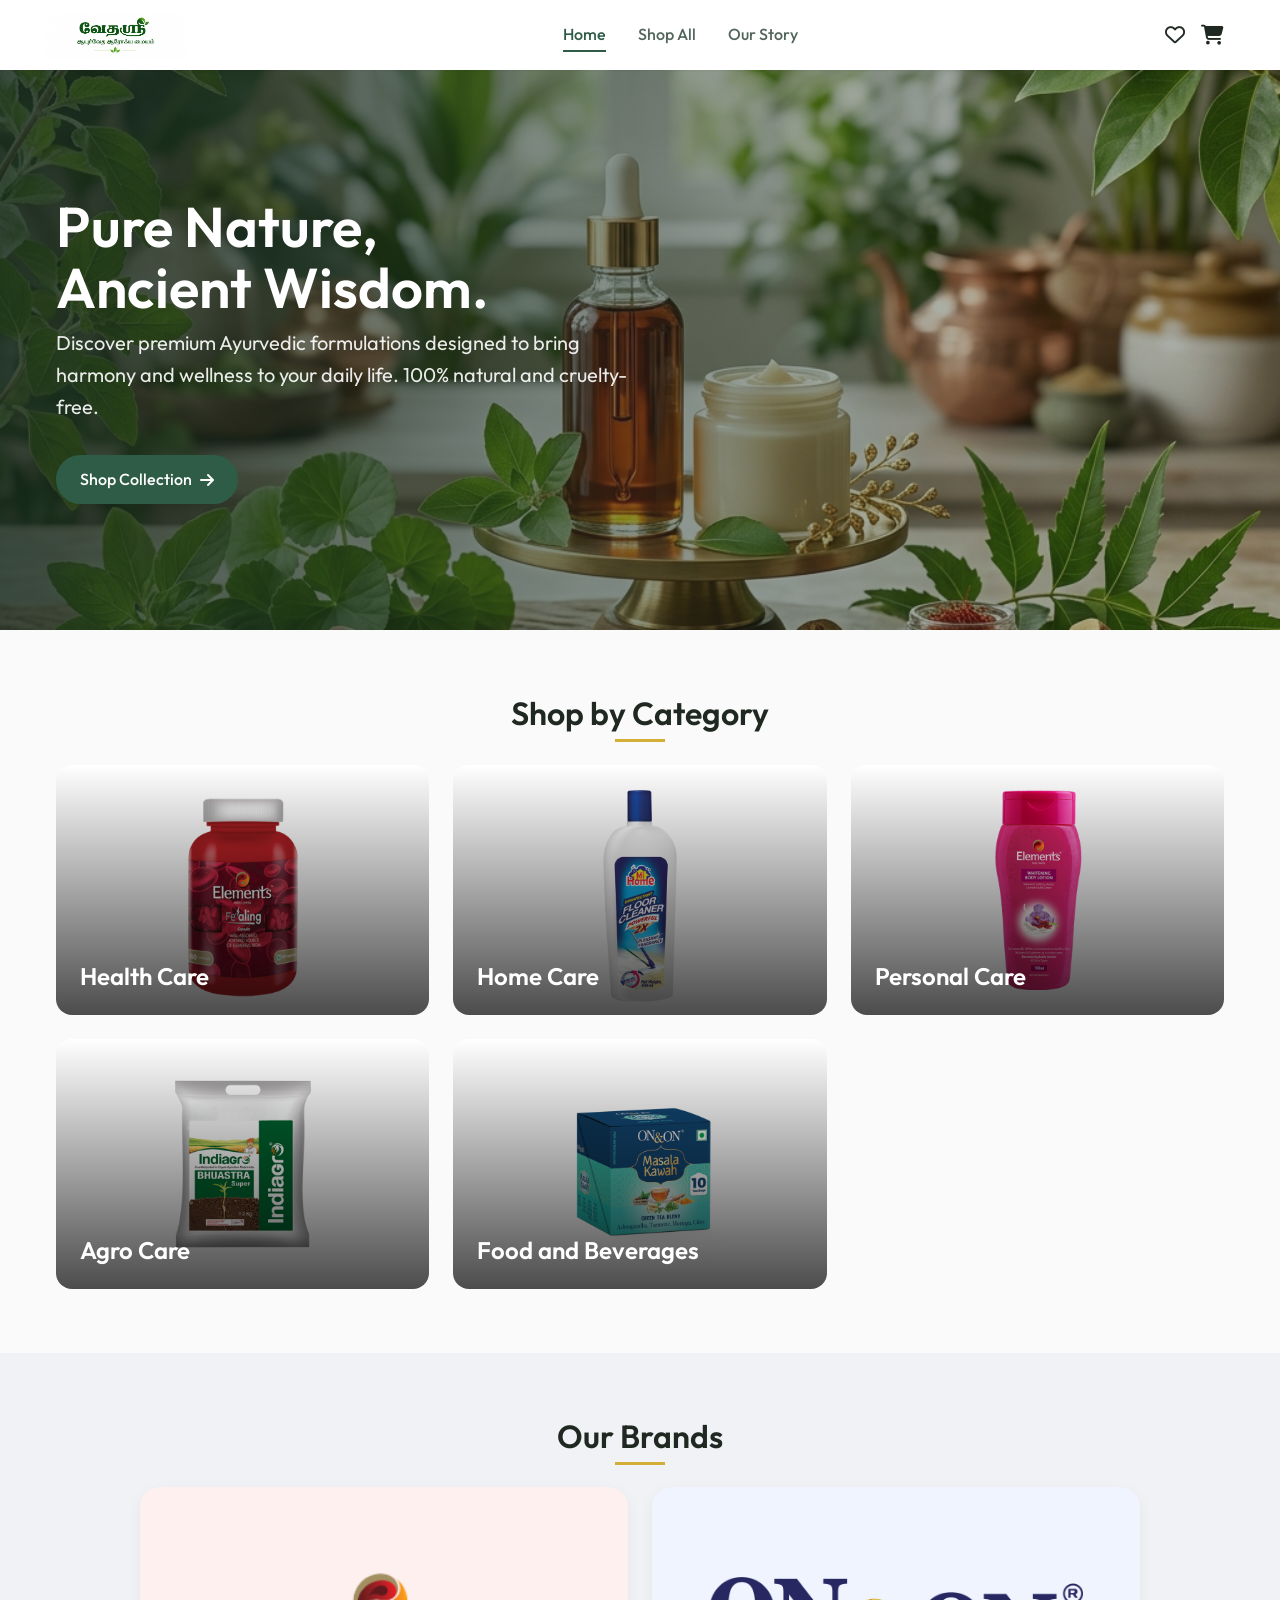
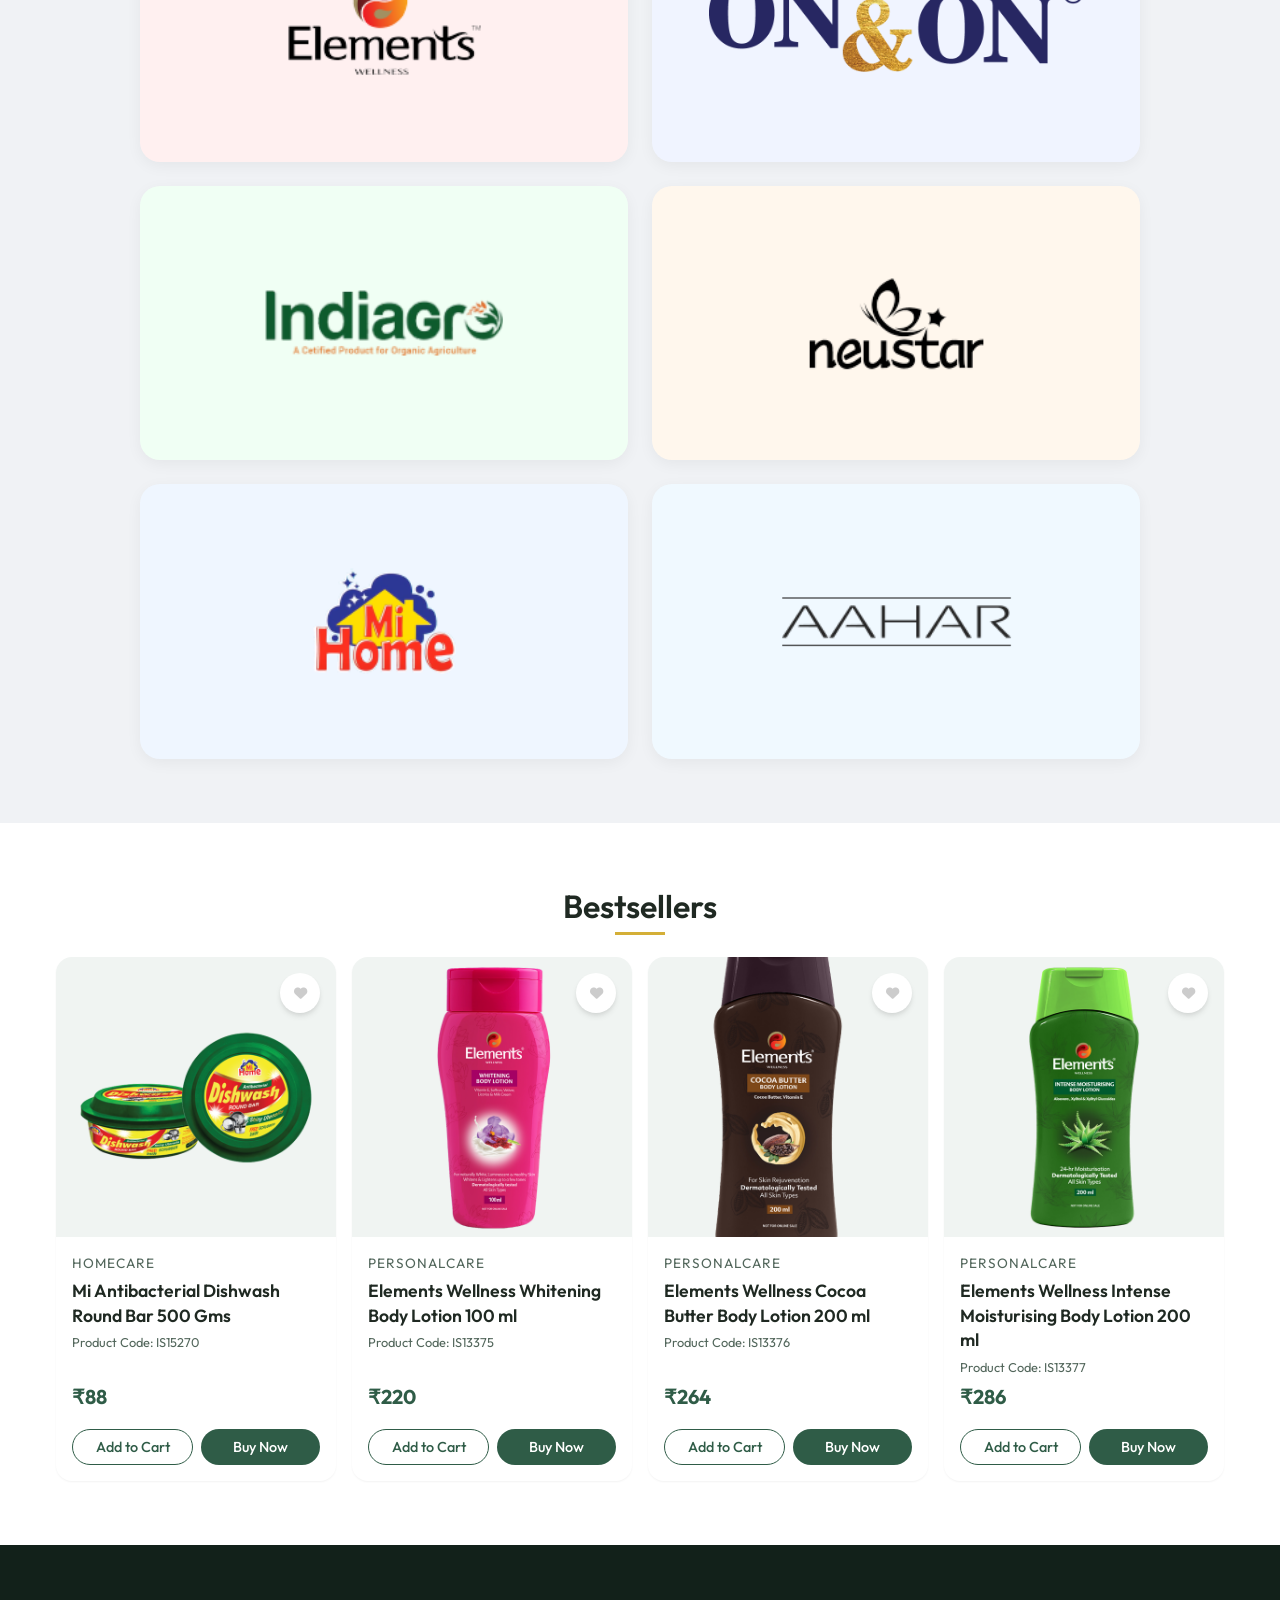
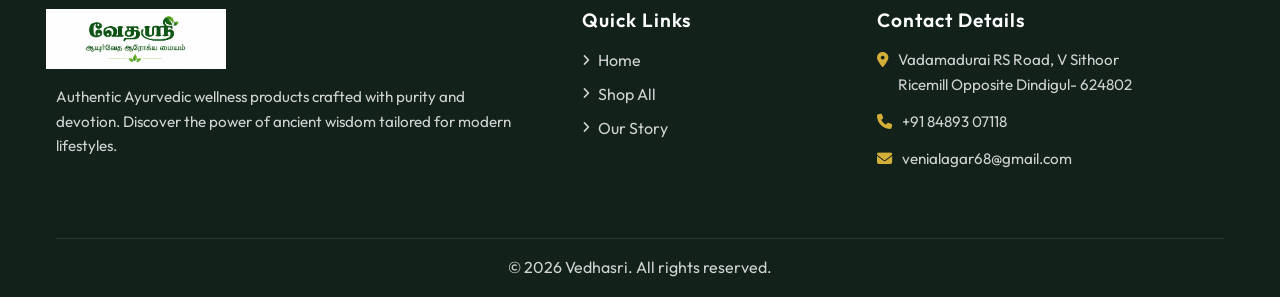
<file: index.html>
<!DOCTYPE html>
<html lang="en">

<head>
    <meta charset="UTF-8">
    <meta name="viewport" content="width=device-width, initial-scale=1.0">
    <title>Vedhasri Ayurveda | Premium Natural Care</title>
    <link href="https://fonts.googleapis.com/css2?family=Outfit:wght@300;400;500;600;700&display=swap" rel="stylesheet">
    <!-- Font Awesome for icons -->
    <link rel="stylesheet" href="https://cdnjs.cloudflare.com/ajax/libs/font-awesome/6.4.0/css/all.min.css">
    <link rel="stylesheet" href="styles.css">
</head>

<body>

    <!-- Header -->
    <header class="header">
        <div class="container flex justify-between items-center">
            <a href="index.html" class="brand"><img src="assets/images/logo.jpeg" alt="Vedhasri" class="brand-logo"></a>

            <nav class="nav-links">
                <a href="index.html" class="active">Home</a>
                <a href="products.html">Shop All</a>
                <a href="about.html">Our Story</a>
            </nav>

            <div class="header-icons">
                <a href="wishlist.html" class="icon-btn" title="Wishlist">
                    <i class="fa-regular fa-heart"></i>
                    <span class="badge" id="wishlist-count" style="display: none;">0</span>
                </a>
                <a href="cart.html" class="icon-btn" title="Cart">
                    <i class="fa-solid fa-cart-shopping"></i>
                    <span class="badge" id="cart-count">0</span>
                </a>
                <button class="mobile-menu-btn"><i class="fa-solid fa-bars"></i></button>
            </div>
        </div>
    </header>

    <!-- Hero Section -->
    <section class="hero animate-fade-in" style="background-image: url('assets/images/hero.png');">
        <div class="container">
            <div class="hero-content">
                <h1>Pure Nature,<br>Ancient Wisdom.</h1>
                <p>Discover premium Ayurvedic formulations designed to bring harmony and wellness to your daily life.
                    100% natural and cruelty-free.</p>
                <a href="products.html" class="btn btn-primary">Shop Collection <i class="fa-solid fa-arrow-right"
                        style="margin-left: 8px;"></i></a>
            </div>
        </div>
    </section>

    <!-- Categories -->
    <section class="section">
        <div class="container">
            <div class="section-title">
                <h2>Shop by Category</h2>
            </div>
            <div class="grid grid-cols-3 gap-lg">
                <a href="products.html?cat=healthcare" class="category-card">
                    <img src="assets/images/img1.png" alt="Health Care" onerror="this.src='assets/images/facewash.png'">
                    <div class="category-content">
                        <h3>Health Care</h3>
                    </div>
                </a>
                <a href="products.html?cat=homecare" class="category-card">
                    <img src="assets/images/img47.png" alt="Home Care" onerror="this.src='assets/images/hairoil.png'">
                    <div class="category-content">
                        <h3>Home Care</h3>
                    </div>
                </a>
                <a href="products.html?cat=personalcare" class="category-card">
                    <img src="assets/images/img50.png" alt="Personal Care"
                        onerror="this.src='assets/images/capsules.png'">
                    <div class="category-content">
                        <h3>Personal Care</h3>
                    </div>
                </a>
                <a href="products.html?cat=agrocare" class="category-card">
                    <img src="assets/images/img98.png" alt="Agro Care" onerror="this.src='assets/images/agro.png'">
                    <div class="category-content">
                        <h3>Agro Care</h3>
                    </div>
                </a>
                <a href="products.html?cat=foodandbeverages" class="category-card">
                    <img src="assets/images/img107.png" alt="Food and Beverages"
                        onerror="this.src='assets/images/food.png'">
                    <div class="category-content">
                        <h3>Food and Beverages</h3>
                    </div>
                </a>
            </div>
        </div>
    </section>

    <!-- Brands Section -->
    <section class="section" style="background-color: #f0f2f5;">
        <div class="container">
            <div class="section-title">
                <h2>Our Brands</h2>
            </div>
            <div class="brand-grid-v2">
                <a href="products.html?brand=elements" class="brand-card-v2 brand-elements">
                    <div class="brand-logo-container">
                        <img src="assets/images/img114.png" alt="Elements Wellness">
                    </div>
                </a>
                <a href="products.html?brand=onon" class="brand-card-v2 brand-onon">
                    <div class="brand-logo-container">
                        <img src="assets/images/img115.png" alt="ON & ON">
                    </div>
                </a>
                <a href="products.html?brand=indiagro" class="brand-card-v2 brand-indiagro">
                    <div class="brand-logo-container">
                        <img src="assets/images/img116.png" alt="Indiagro">
                    </div>
                </a>
                <a href="products.html?brand=neustar" class="brand-card-v2 brand-neustar">
                    <div class="brand-logo-container">
                        <img src="assets/images/img118.png" alt="Neustar">
                    </div>
                </a>
                <a href="products.html?brand=mihome" class="brand-card-v2 brand-mihome">
                    <div class="brand-logo-container">
                        <img src="assets/images/img119.png" alt="Mi Home">
                    </div>
                </a>
                <a href="products.html?brand=aahar" class="brand-card-v2 brand-aahar">
                    <div class="brand-logo-container">
                        <img src="assets/images/img117.png" alt="Aahar">
                    </div>
                </a>
            </div>
        </div>
    </section>

    <!-- Featured Products -->
    <section class="section" style="background-color: white;">
        <div class="container">
            <div class="section-title">
                <h2>Bestsellers</h2>
            </div>
            <div class="grid grid-cols-4 gap-md" id="featured-products">
                <!-- Products will be injected here by JS -->
            </div>
        </div>
    </section>

    <!-- Footer -->
    <footer class="footer">
        <div class="container">
            <div class="footer-grid">
                <div>
                    <img src="assets/images/logo.jpeg" alt="Vedhasri" class="footer-brand-logo">
                    <p style="font-size: 0.95rem; margin-bottom: var(--spacing-md); line-height: 1.6;">Authentic
                        Ayurvedic wellness products crafted with purity and devotion. Discover the power of ancient
                        wisdom tailored for modern lifestyles.</p>
                </div>
                <div>
                    <h4 style="font-size: 1.2rem; letter-spacing: 1px;">Quick Links</h4>
                    <ul class="footer-links" style="list-style: none; padding: 0;">
                        <li><a href="index.html"
                                style="text-decoration: none; color: inherit; display: flex; align-items: center; gap: 8px;"><i
                                    class="fa-solid fa-angle-right" style="font-size: 0.8rem;"></i> Home</a></li>
                        <li><a href="products.html"
                                style="text-decoration: none; color: inherit; display: flex; align-items: center; gap: 8px;"><i
                                    class="fa-solid fa-angle-right" style="font-size: 0.8rem;"></i> Shop All</a></li>
                        <li><a href="about.html"
                                style="text-decoration: none; color: inherit; display: flex; align-items: center; gap: 8px;"><i
                                    class="fa-solid fa-angle-right" style="font-size: 0.8rem;"></i> Our Story</a></li>
                    </ul>
                </div>
                <div>
                    <h4 style="font-size: 1.2rem; letter-spacing: 1px;">Contact Details</h4>
                    <p
                        style="font-size: 0.95rem; margin-bottom: 0.8rem; display: flex; align-items: flex-start; gap: 10px;">
                        <i class="fa-solid fa-location-dot" style="margin-top: 4px; color: var(--secondary-color);"></i>
                        <span>Vadamadurai RS Road, V Sithoor<br>Ricemill Opposite Dindigul- 624802</span>
                    </p>
                    <p
                        style="font-size: 0.95rem; margin-bottom: 0.8rem; display: flex; align-items: center; gap: 10px;">
                        <i class="fa-solid fa-phone" style="color: var(--secondary-color);"></i>
                        <span>+91 84893 07118</span>
                    </p>
                    <p style="font-size: 0.95rem; display: flex; align-items: center; gap: 10px;">
                        <i class="fa-solid fa-envelope" style="color: var(--secondary-color);"></i>
                        <span>venialagar68@gmail.com</span>
                    </p>
                </div>
            </div>
            <div class="footer-bottom">
                <p>&copy; 2026 Vedhasri. All rights reserved.</p>
            </div>
        </div>
    </footer>

    <!-- Scripts -->
    <script src="data.js"></script>
    <script src="app.js"></script>
    <script>
        document.addEventListener('DOMContentLoaded', () => {
            const container = document.getElementById('featured-products');

            // Render featured products
            const featured = products.filter(p => p.isFeatured).slice(0, 4);

            featured.forEach(product => {
                const card = document.createElement('div');
                card.className = 'product-card animate-fade-in';

                const isWished = wishlist.some(item => item.id === product.id) ? 'active' : '';

                card.innerHTML = `
                    <div class="product-image-wrap">
                        <button class="wishlist-btn ${isWished}" data-id="${product.id}" onclick="toggleWishlist(${product.id}); updateWishlistUI();">
                            <i class="fa-solid fa-heart"></i>
                        </button>
                        <a href="product.html?id=${product.id}">
                            <img src="${product.image}" alt="${product.name}">
                        </a>
                    </div>
                    <div class="product-info">
                        <span class="product-category">${product.category}</span>
                        <a href="product.html?id=${product.id}" class="product-title">${product.name}</a>
                        <div style="font-size: 0.8rem; color: var(--text-light); margin-bottom: 4px;">Product Code: ${product.productCode}</div>
                        <div class="product-price">${formatPrice(product.price)}</div>
                        <div class="product-actions">
                            <button class="btn btn-outline" onclick="addToCart(${product.id})">Add to Cart</button>
                            <button class="btn btn-primary" onclick="addToCart(${product.id}); window.location.href='cart.html'">Buy Now</button>
                        </div>
                    </div>
                `;
                container.appendChild(card);
            });
        });
    </script>
</body>

</html>
</file>
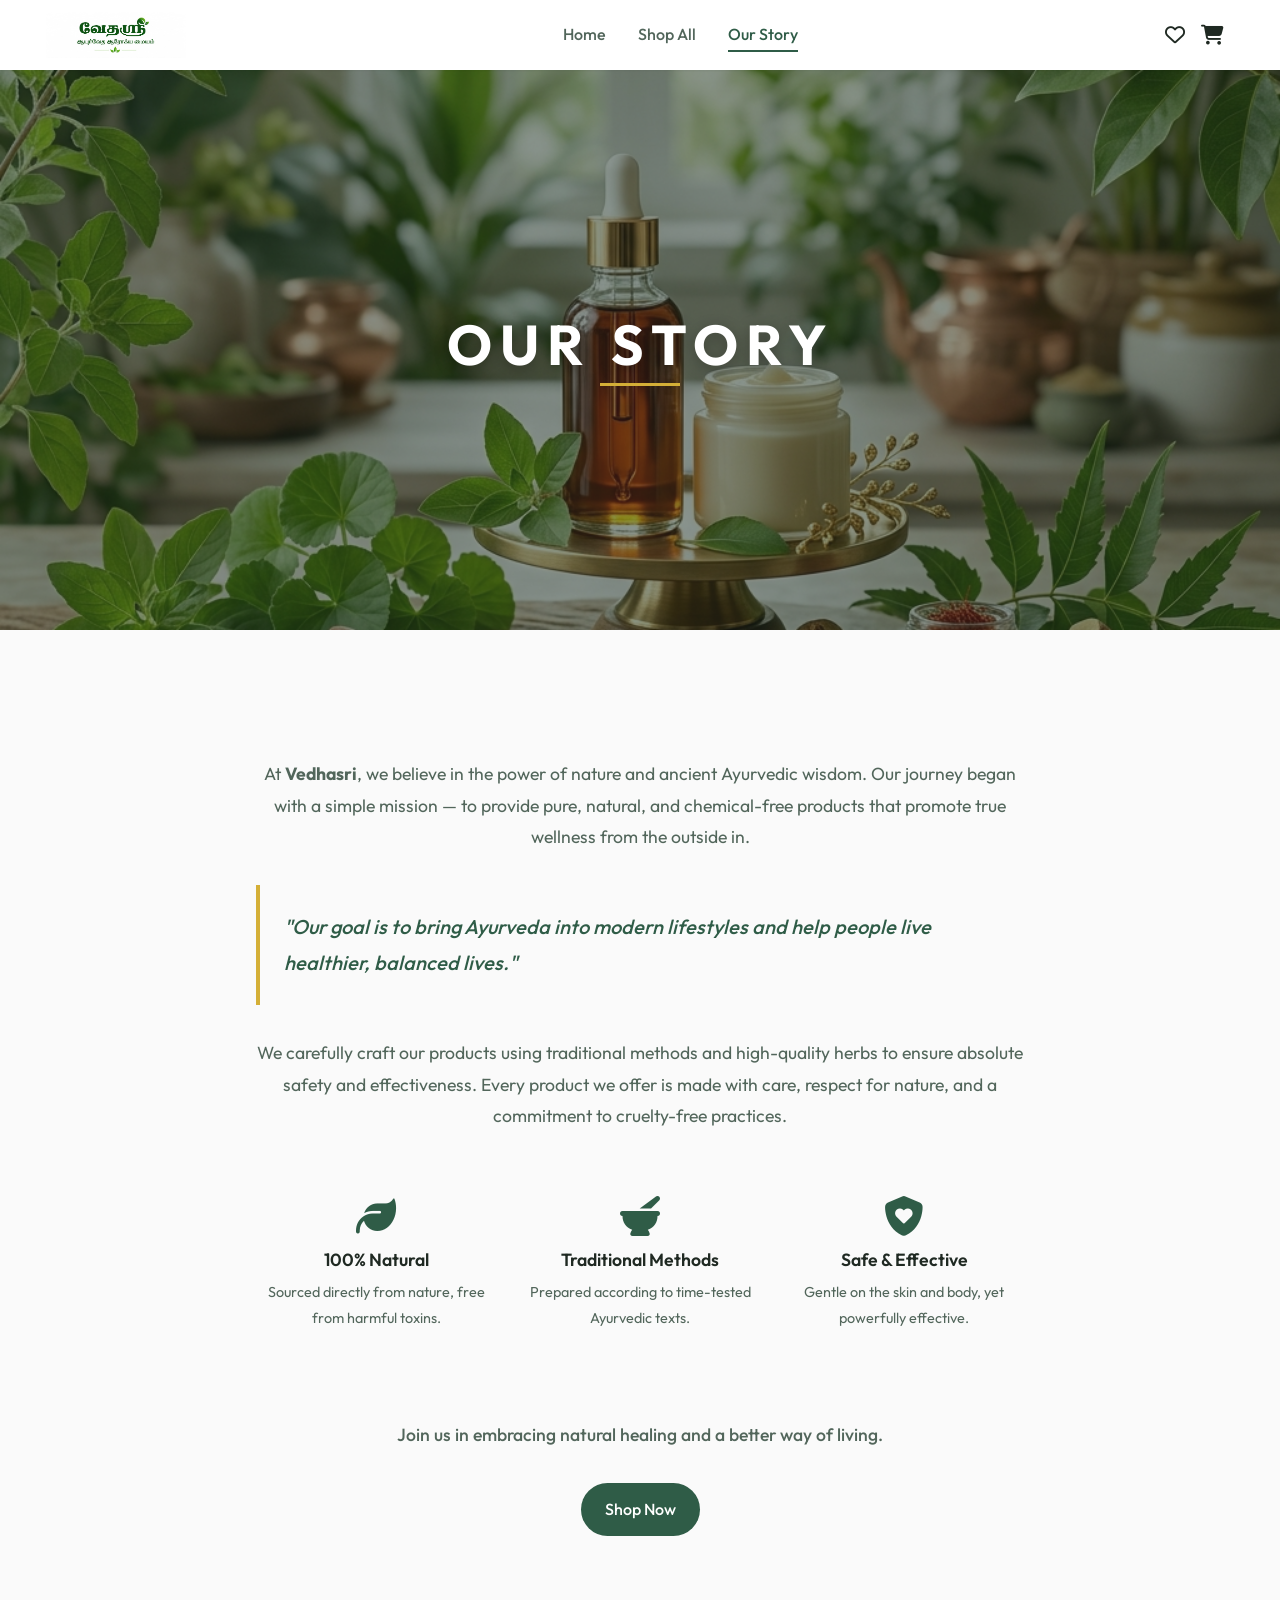
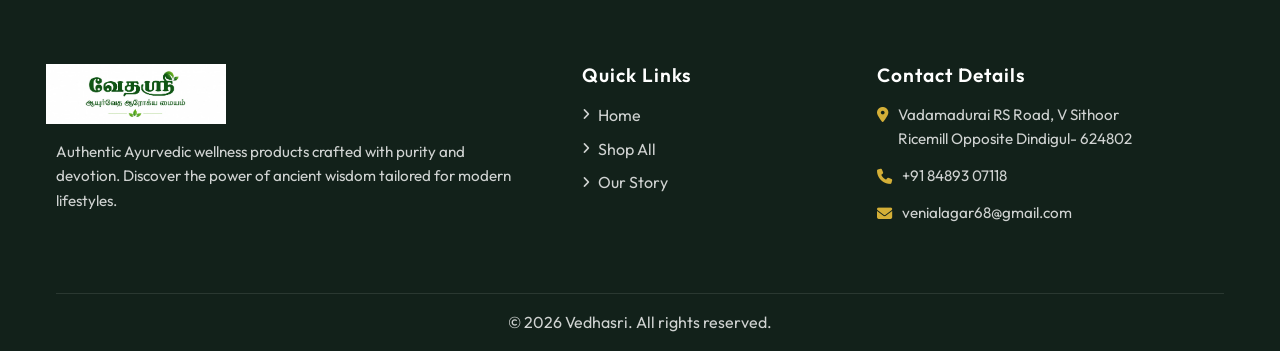
<file: about.html>
<!DOCTYPE html>
<html lang="en">

<head>
    <meta charset="UTF-8">
    <meta name="viewport" content="width=device-width, initial-scale=1.0">
    <title>Our Story | Vedhasri Ayurveda</title>
    <link href="https://fonts.googleapis.com/css2?family=Outfit:wght@300;400;500;600;700&display=swap" rel="stylesheet">
    <link rel="stylesheet" href="https://cdnjs.cloudflare.com/ajax/libs/font-awesome/6.4.0/css/all.min.css">
    <link rel="stylesheet" href="styles.css">
    <style>
        .story-content {
            max-width: 800px;
            margin: 0 auto;
            padding: 0 var(--spacing-md);
            text-align: center;
            line-height: 1.8;
            font-size: 1.1rem;
            color: var(--text-light);
        }

        .story-content p {
            margin-bottom: var(--spacing-lg);
        }

        .story-features {
            display: grid;
            grid-template-columns: repeat(3, 1fr);
            gap: var(--spacing-lg);
            margin: var(--spacing-xxl) 0;
            text-align: center;
        }

        .feature-icon {
            font-size: 2.5rem;
            color: var(--primary-color);
            margin-bottom: var(--spacing-sm);
        }

        .feature-title {
            font-weight: 600;
            color: var(--text-dark);
            margin-bottom: var(--spacing-xs);
        }

        .mission-statement {
            font-size: 1.25rem;
            font-weight: 500;
            color: var(--primary-color);
            font-style: italic;
            margin: var(--spacing-xl) 0;
            padding: var(--spacing-lg);
            border-left: 4px solid var(--secondary-color);
            background-color: var(--background-color);
            text-align: left;
        }

        @media (max-width: 768px) {
            .story-features {
                grid-template-columns: 1fr;
                gap: var(--spacing-md);
            }
        }
    </style>
</head>

<body>

    <!-- Header -->
    <header class="header">
        <div class="container flex justify-between items-center">
            <a href="index.html" class="brand"><img src="assets/images/logo.jpeg" alt="Vedhasri" class="brand-logo"></a>

            <nav class="nav-links">
                <a href="index.html">Home</a>
                <a href="products.html">Shop All</a>
                <a href="about.html" class="active">Our Story</a>
            </nav>

            <div class="header-icons">
                <a href="wishlist.html" class="icon-btn" title="Wishlist">
                    <i class="fa-regular fa-heart"></i>
                    <span class="badge" id="wishlist-count" style="display: none;">0</span>
                </a>
                <a href="cart.html" class="icon-btn" title="Cart">
                    <i class="fa-solid fa-cart-shopping"></i>
                    <span class="badge" id="cart-count">0</span>
                </a>
                <button class="mobile-menu-btn"><i class="fa-solid fa-bars"></i></button>
            </div>
        </div>
    </header>

    <!-- Hero Banner -->
    <section class="hero story-hero-section"
        style="background-image: url('assets/images/hero.png'); margin-bottom: var(--spacing-xxl);">
        <div class="container">
            <div class="story-hero-content">
                <h1 class="story-title">OUR STORY</h1>
                <div class="story-divider"></div>
            </div>
        </div>
    </section>

    <!-- Main Content -->
    <section class="section">
        <div class="container story-content animate-fade-in" style="animation-delay: 0.1s;">

            <p>At <strong>Vedhasri</strong>, we believe in the power of nature and ancient Ayurvedic wisdom. Our journey
                began with a simple mission — to provide pure, natural, and chemical-free products that promote true
                wellness from the outside in.</p>

            <div class="mission-statement">
                "Our goal is to bring Ayurveda into modern lifestyles and help people live healthier, balanced lives."
            </div>

            <p>We carefully craft our products using traditional methods and high-quality herbs to ensure absolute
                safety and effectiveness. Every product we offer is made with care, respect for nature, and a commitment
                to cruelty-free practices.</p>

            <div class="story-features">
                <div>
                    <i class="fa-solid fa-leaf feature-icon"></i>
                    <div class="feature-title">100% Natural</div>
                    <p style="font-size: 0.9rem;">Sourced directly from nature, free from harmful toxins.</p>
                </div>
                <div>
                    <i class="fa-solid fa-mortar-pestle feature-icon"></i>
                    <div class="feature-title">Traditional Methods</div>
                    <p style="font-size: 0.9rem;">Prepared according to time-tested Ayurvedic texts.</p>
                </div>
                <div>
                    <i class="fa-solid fa-shield-heart feature-icon"></i>
                    <div class="feature-title">Safe & Effective</div>
                    <p style="font-size: 0.9rem;">Gentle on the skin and body, yet powerfully effective.</p>
                </div>
            </div>

            <p style="margin-top: var(--spacing-xl); font-weight: 500;">Join us in embracing natural healing and a
                better way of living.</p>

            <div style="margin-top: var(--spacing-xl);">
                <a href="products.html" class="btn btn-primary">Shop Now</a>
            </div>

        </div>
    </section>

    <!-- Footer -->
    <footer class="footer">
        <div class="container">
            <div class="footer-grid">
                <div>
                    <img src="assets/images/logo.jpeg" alt="Vedhasri" class="footer-brand-logo">
                    <p style="font-size: 0.95rem; margin-bottom: var(--spacing-md); line-height: 1.6;">Authentic
                        Ayurvedic wellness products crafted with purity and devotion. Discover the power of ancient
                        wisdom tailored for modern lifestyles.</p>
                </div>
                <div>
                    <h4 style="font-size: 1.2rem; letter-spacing: 1px;">Quick Links</h4>
                    <ul class="footer-links" style="list-style: none; padding: 0;">
                        <li><a href="index.html"
                                style="text-decoration: none; color: inherit; display: flex; align-items: center; gap: 8px;"><i
                                    class="fa-solid fa-angle-right" style="font-size: 0.8rem;"></i> Home</a></li>
                        <li><a href="products.html"
                                style="text-decoration: none; color: inherit; display: flex; align-items: center; gap: 8px;"><i
                                    class="fa-solid fa-angle-right" style="font-size: 0.8rem;"></i> Shop All</a></li>
                        <li><a href="about.html"
                                style="text-decoration: none; color: inherit; display: flex; align-items: center; gap: 8px;"><i
                                    class="fa-solid fa-angle-right" style="font-size: 0.8rem;"></i> Our Story</a></li>
                    </ul>
                </div>
                <div>
                    <h4 style="font-size: 1.2rem; letter-spacing: 1px;">Contact Details</h4>
                    <p
                        style="font-size: 0.95rem; margin-bottom: 0.8rem; display: flex; align-items: flex-start; gap: 10px;">
                        <i class="fa-solid fa-location-dot" style="margin-top: 4px; color: var(--secondary-color);"></i>
                        <span>Vadamadurai RS Road, V Sithoor<br>Ricemill Opposite Dindigul- 624802</span>
                    </p>
                    <p
                        style="font-size: 0.95rem; margin-bottom: 0.8rem; display: flex; align-items: center; gap: 10px;">
                        <i class="fa-solid fa-phone" style="color: var(--secondary-color);"></i>
                        <span>+91 84893 07118</span>
                    </p>
                    <p style="font-size: 0.95rem; display: flex; align-items: center; gap: 10px;">
                        <i class="fa-solid fa-envelope" style="color: var(--secondary-color);"></i>
                        <span>venialagar68@gmail.com</span>
                    </p>
                </div>
            </div>
            <div class="footer-bottom">
                <p>&copy; 2026 Vedhasri. All rights reserved.</p>
            </div>
        </div>
    </footer>

    <!-- Scripts -->
    <script src="data.js"></script>
    <script src="app.js"></script>
</body>

</html>
</file>
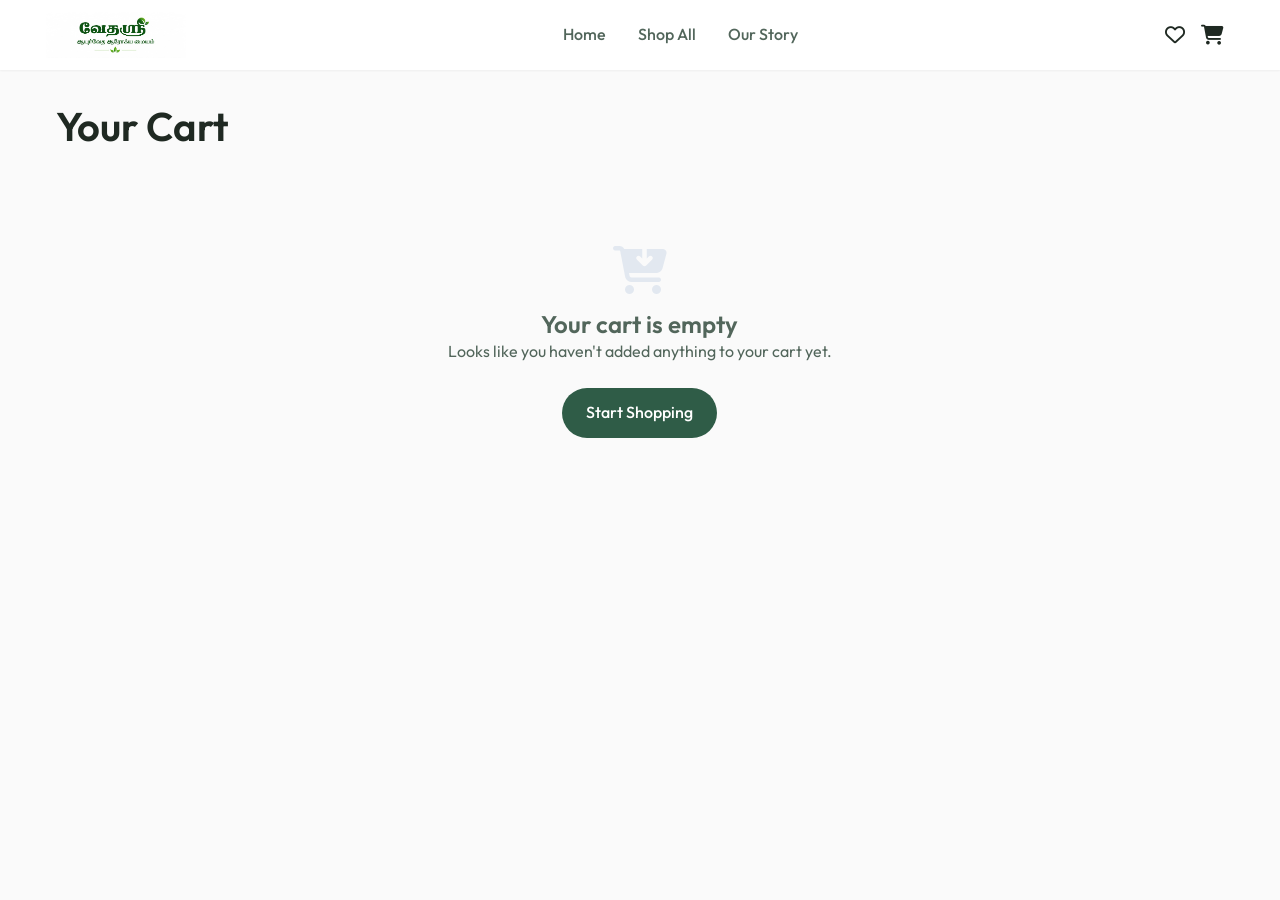
<file: cart.html>
<!DOCTYPE html>
<html lang="en">

<head>
    <meta charset="UTF-8">
    <meta name="viewport" content="width=device-width, initial-scale=1.0">
    <title>Your Cart | Vedhasri Ayurveda</title>
    <link href="https://fonts.googleapis.com/css2?family=Outfit:wght@300;400;500;600;700&display=swap" rel="stylesheet">
    <link rel="stylesheet" href="https://cdnjs.cloudflare.com/ajax/libs/font-awesome/6.4.0/css/all.min.css">
    <link rel="stylesheet" href="styles.css">
</head>

<body>

    <!-- Header -->
    <header class="header">
        <div class="container flex justify-between items-center">
            <a href="index.html" class="brand"><img src="assets/images/logo.jpeg" alt="Vedhasri" class="brand-logo"></a>

            <nav class="nav-links">
                <a href="index.html">Home</a>
                <a href="products.html">Shop All</a>
                <a href="about.html">Our Story</a>
            </nav>

            <div class="header-icons">
                <a href="wishlist.html" class="icon-btn" title="Wishlist">
                    <i class="fa-regular fa-heart"></i>
                    <span class="badge" id="wishlist-count" style="display: none;">0</span>
                </a>
                <a href="cart.html" class="icon-btn" title="Cart">
                    <i class="fa-solid fa-cart-shopping"></i>
                    <span class="badge" id="cart-count">0</span>
                </a>
                <button class="mobile-menu-btn"><i class="fa-solid fa-bars"></i></button>
            </div>
        </div>
    </header>

    <!-- Main Content -->
    <section class="section" style="padding-top: var(--spacing-xl); min-height: 70vh;">
        <div class="container">
            <h1 style="margin-bottom: var(--spacing-xl);">Your Cart</h1>

            <div class="cart-layout" id="cartContainer">
                <!-- Cart Content will be injected here -->
            </div>
        </div>
    </section>

    <!-- Order Summary Modal -->
    <div class="modal-overlay" id="orderModal">
        <div class="modal-content">
            <button class="modal-close" onclick="closeModal()">&times;</button>
            <h2 style="margin-bottom: var(--spacing-md);">Order Summary</h2>
            <div id="modalOrderDetails"
                style="margin-bottom: var(--spacing-lg); font-size: 0.95rem; line-height: 1.5; color: var(--text-dark);">
                <!-- Injected via JS -->
            </div>
            <button class="btn btn-primary" id="confirmOrderBtn"
                style="width: 100%; background-color: #25D366; border:none; justify-content: center;">
                <i class="fa-brands fa-whatsapp" style="margin-right: 8px; font-size: 1.2rem;"></i> Confirm on WhatsApp
            </button>
        </div>
    </div>

    <!-- Scripts -->
    <script src="data.js"></script>
    <script src="app.js"></script>
    <script>
        document.addEventListener('DOMContentLoaded', () => {
            renderCart();
        });

        function updateQuantity(id, delta) {
            const item = cart.find(i => i.id === id);
            if (item) {
                item.quantity += delta;
                if (item.quantity <= 0) {
                    cart = cart.filter(i => i.id !== id);
                }
                saveCart();
                renderCart();
            }
        }

        function removeItem(id) {
            cart = cart.filter(i => i.id !== id);
            saveCart();
            renderCart();
        }

        function closeModal() {
            document.getElementById('orderModal').classList.remove('active');
        }

        function renderCart() {
            const container = document.getElementById('cartContainer');

            if (cart.length === 0) {
                container.innerHTML = `
                    <div class="empty-state" style="grid-column: 1 / -1;">
                        <i class="fa-solid fa-cart-arrow-down"></i>
                        <h3>Your cart is empty</h3>
                        <p style="margin-bottom: var(--spacing-lg);">Looks like you haven't added anything to your cart yet.</p>
                        <a href="products.html" class="btn btn-primary">Start Shopping</a>
                    </div>
                `;
                return;
            }

            let cartHTML = `<div class="cart-items animate-fade-in">`;
            let subtotal = 0;

            cart.forEach(item => {
                const itemTotal = item.price * item.quantity;
                subtotal += itemTotal;

                cartHTML += `
                    <div class="cart-item">
                        <img src="${item.image}" alt="${item.name}" class="cart-item-img">
                        <div class="cart-item-info">
                            <span style="font-size: 0.8rem; color: var(--text-light); text-transform:uppercase;">${item.category}</span>
                            <h4><a href="product.html?id=${item.id}">${item.name}</a></h4>
                            <div style="font-size: 0.75rem; color: var(--text-light); margin-bottom: 2px;">Code: ${item.productCode}</div>
                            <div class="cart-item-price">${formatPrice(item.price)}</div>
                        </div>
                        <div class="quantity-control">
                            <button class="quantity-btn" onclick="updateQuantity(${item.id}, -1)">-</button>
                            <span style="font-weight: 500; min-width: 20px; text-align: center;">${item.quantity}</span>
                            <button class="quantity-btn" onclick="updateQuantity(${item.id}, 1)">+</button>
                        </div>
                        <button class="remove-btn" onclick="removeItem(${item.id})" title="Remove item">
                            <i class="fa-solid fa-trash-can"></i>
                        </button>
                    </div>
                `;
            });

            cartHTML += `</div>`;

            // Checkout Panel
            const deliveryFee = subtotal > 1000 ? 0 : 50;
            const total = subtotal + deliveryFee;

            cartHTML += `
                <div class="checkout-panel animate-fade-in" style="animation-delay: 0.1s">
                    <h3 style="margin-bottom: var(--spacing-md);">Order Summary</h3>
                    
                    <div class="order-summary">
                        <div class="summary-row">
                            <span>Subtotal</span>
                            <span>${formatPrice(subtotal)}</span>
                        </div>
                        <div class="summary-row">
                            <span>Delivery</span>
                            <span>${deliveryFee === 0 ? 'Free' : formatPrice(deliveryFee)}</span>
                        </div>
                        <div class="summary-row total">
                            <span>Total</span>
                            <span>${formatPrice(total)}</span>
                        </div>
                    </div>

                    <h3 style="margin-bottom: var(--spacing-md);">Delivery Details</h3>
                    <form id="checkoutForm">
                        <div class="form-group">
                            <label for="c_name">Full Name</label>
                            <input type="text" id="c_name" class="form-control" required placeholder="Jane Doe">
                        </div>
                        <div class="form-group">
                            <label for="c_phone">Phone Number</label>
                            <input type="tel" id="c_phone" class="form-control" required placeholder="+91 9876543210">
                        </div>
                        <div class="form-group">
                            <label for="c_address">Complete Delivery Address</label>
                            <textarea id="c_address" class="form-control" rows="3" required placeholder="123 Street, City, State, PIN"></textarea>
                        </div>
                        
                        <button type="submit" class="btn btn-primary" style="width: 100%; justify-content: center; margin-top: var(--spacing-md); background-color: #25D366; border:none; box-shadow: 0 4px 15px rgba(37, 211, 102, 0.3);">
                            <i class="fa-brands fa-whatsapp" style="margin-right: 8px; font-size: 1.2rem;"></i> Place Order via WhatsApp
                        </button>
                        <p style="text-align: center; font-size: 0.8rem; color: var(--text-light); margin-top: 10px;">
                            You will be redirected to WhatsApp to confirm your order.
                        </p>
                    </form>
                </div>
            `;

            container.innerHTML = cartHTML;

            // Attach form handler
            document.getElementById('checkoutForm').addEventListener('submit', (e) => {
                e.preventDefault();

                const details = {
                    name: document.getElementById('c_name').value.trim(),
                    phone: document.getElementById('c_phone').value.trim(),
                    address: document.getElementById('c_address').value.trim()
                };

                // Generate summary HTML
                let summaryHTML = `
                    <p><strong>Name:</strong> ${details.name}</p>
                    <p><strong>Phone:</strong> ${details.phone}</p>
                    <p><strong>Address:</strong> ${details.address}</p>
                    <hr style="margin: 10px 0; border: none; border-top: 1px solid var(--border-color);">
                    <p><strong>Items:</strong></p>
                    <ul style="margin-left: 20px; margin-bottom: 10px;">
                `;

                cart.forEach(item => {
                    summaryHTML += `<li>${item.name} (x${item.quantity})</li>`;
                });

                summaryHTML += `
                    </ul>
                    <p><strong>Total Amount:</strong> ${formatPrice(total)}</p>
                `;

                document.getElementById('modalOrderDetails').innerHTML = summaryHTML;
                document.getElementById('orderModal').classList.add('active');

                // Confirm button click
                document.getElementById('confirmOrderBtn').onclick = () => {
                    const msgParams = generateWhatsAppMessage(details);
                    const waNumber = "918489307118";
                    const waUrl = `https://wa.me/${waNumber}?text=${msgParams}`;
                    window.open(waUrl, '_blank');
                    closeModal();
                };
            });
        }
    </script>
</body>

</html>
</file>
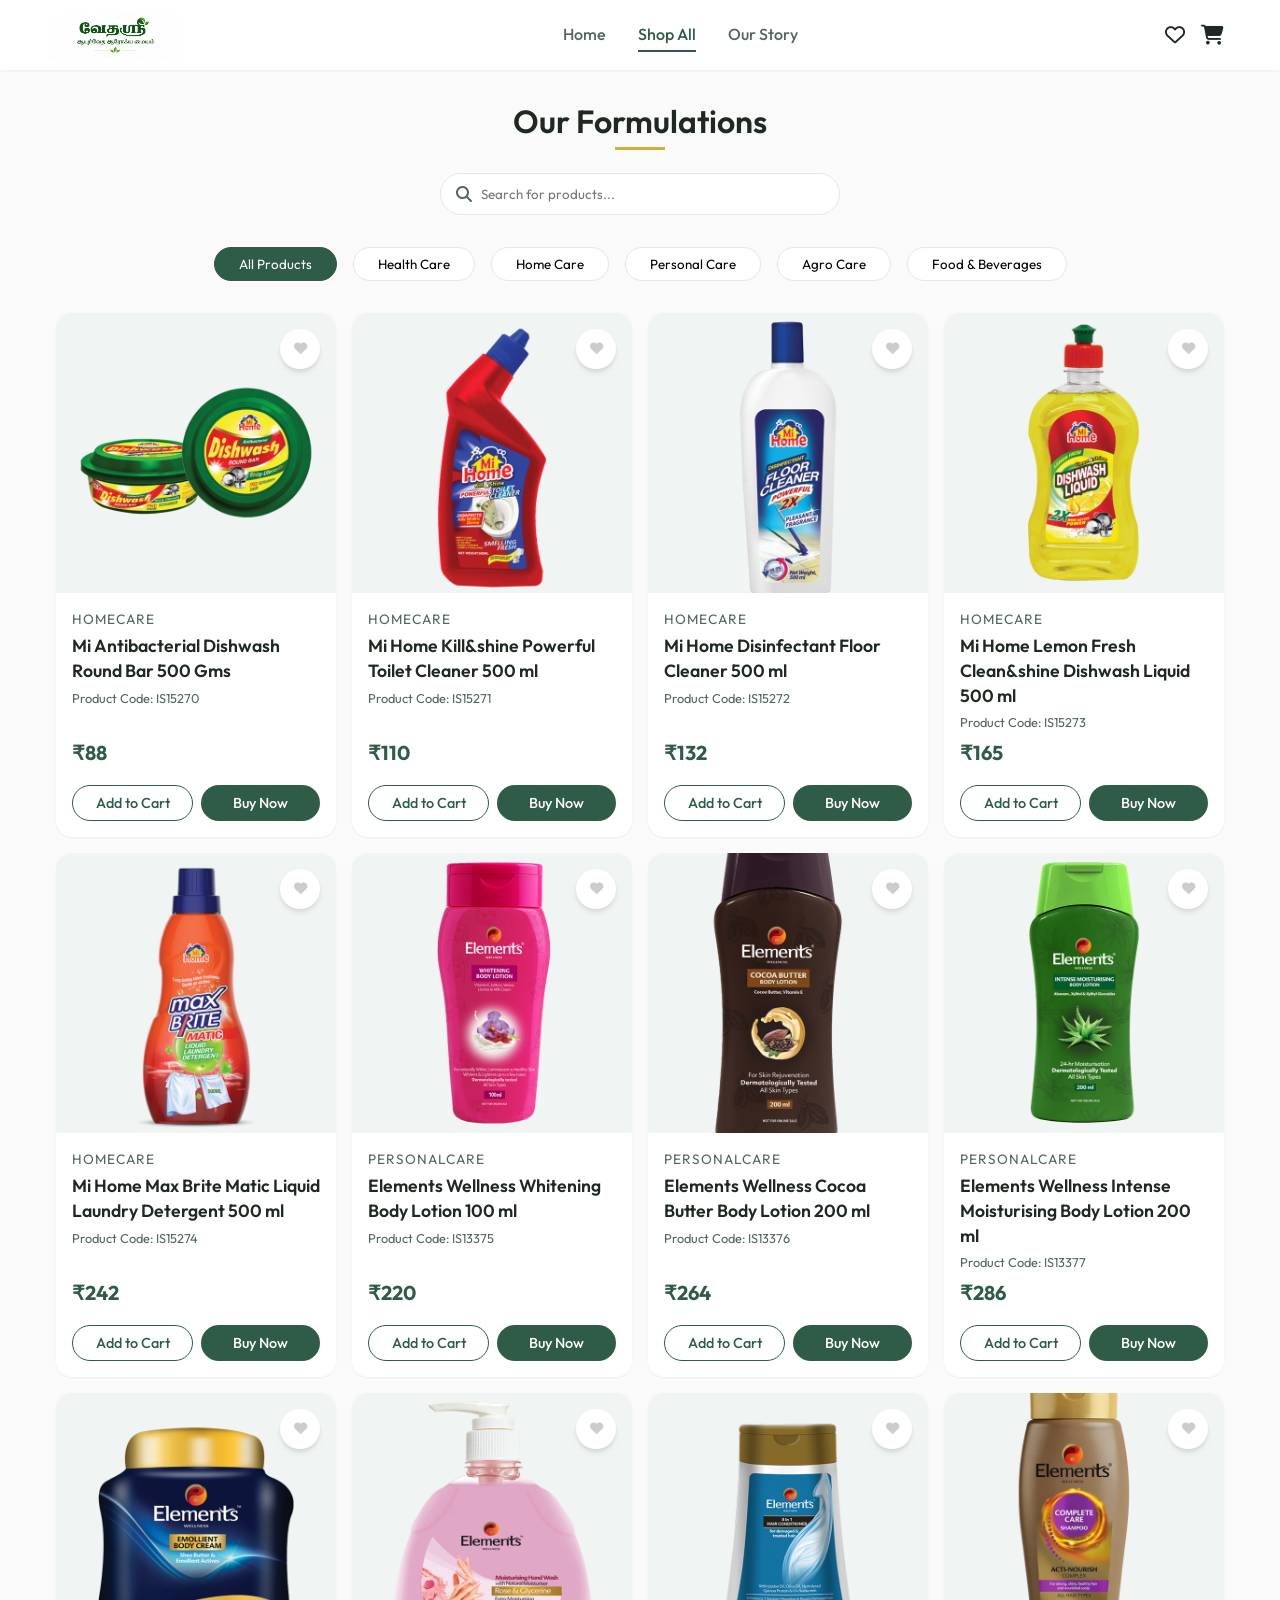
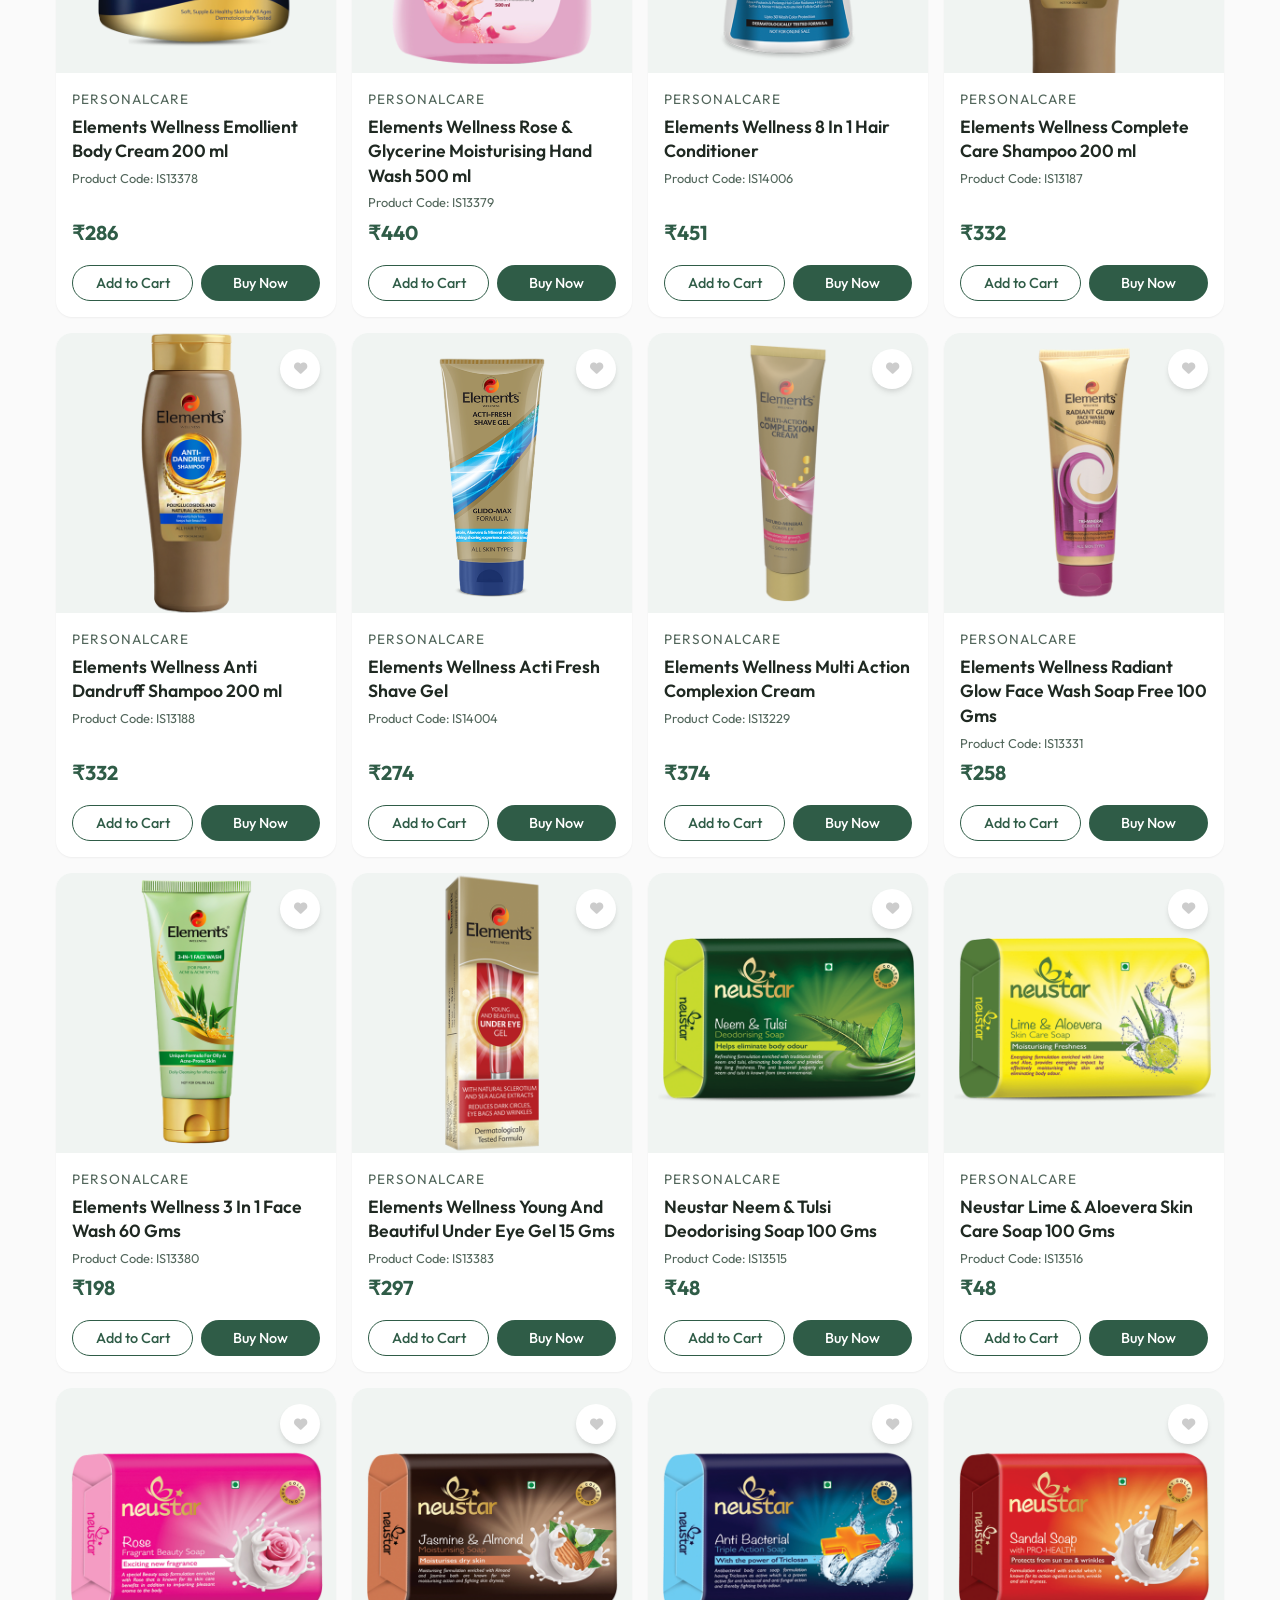
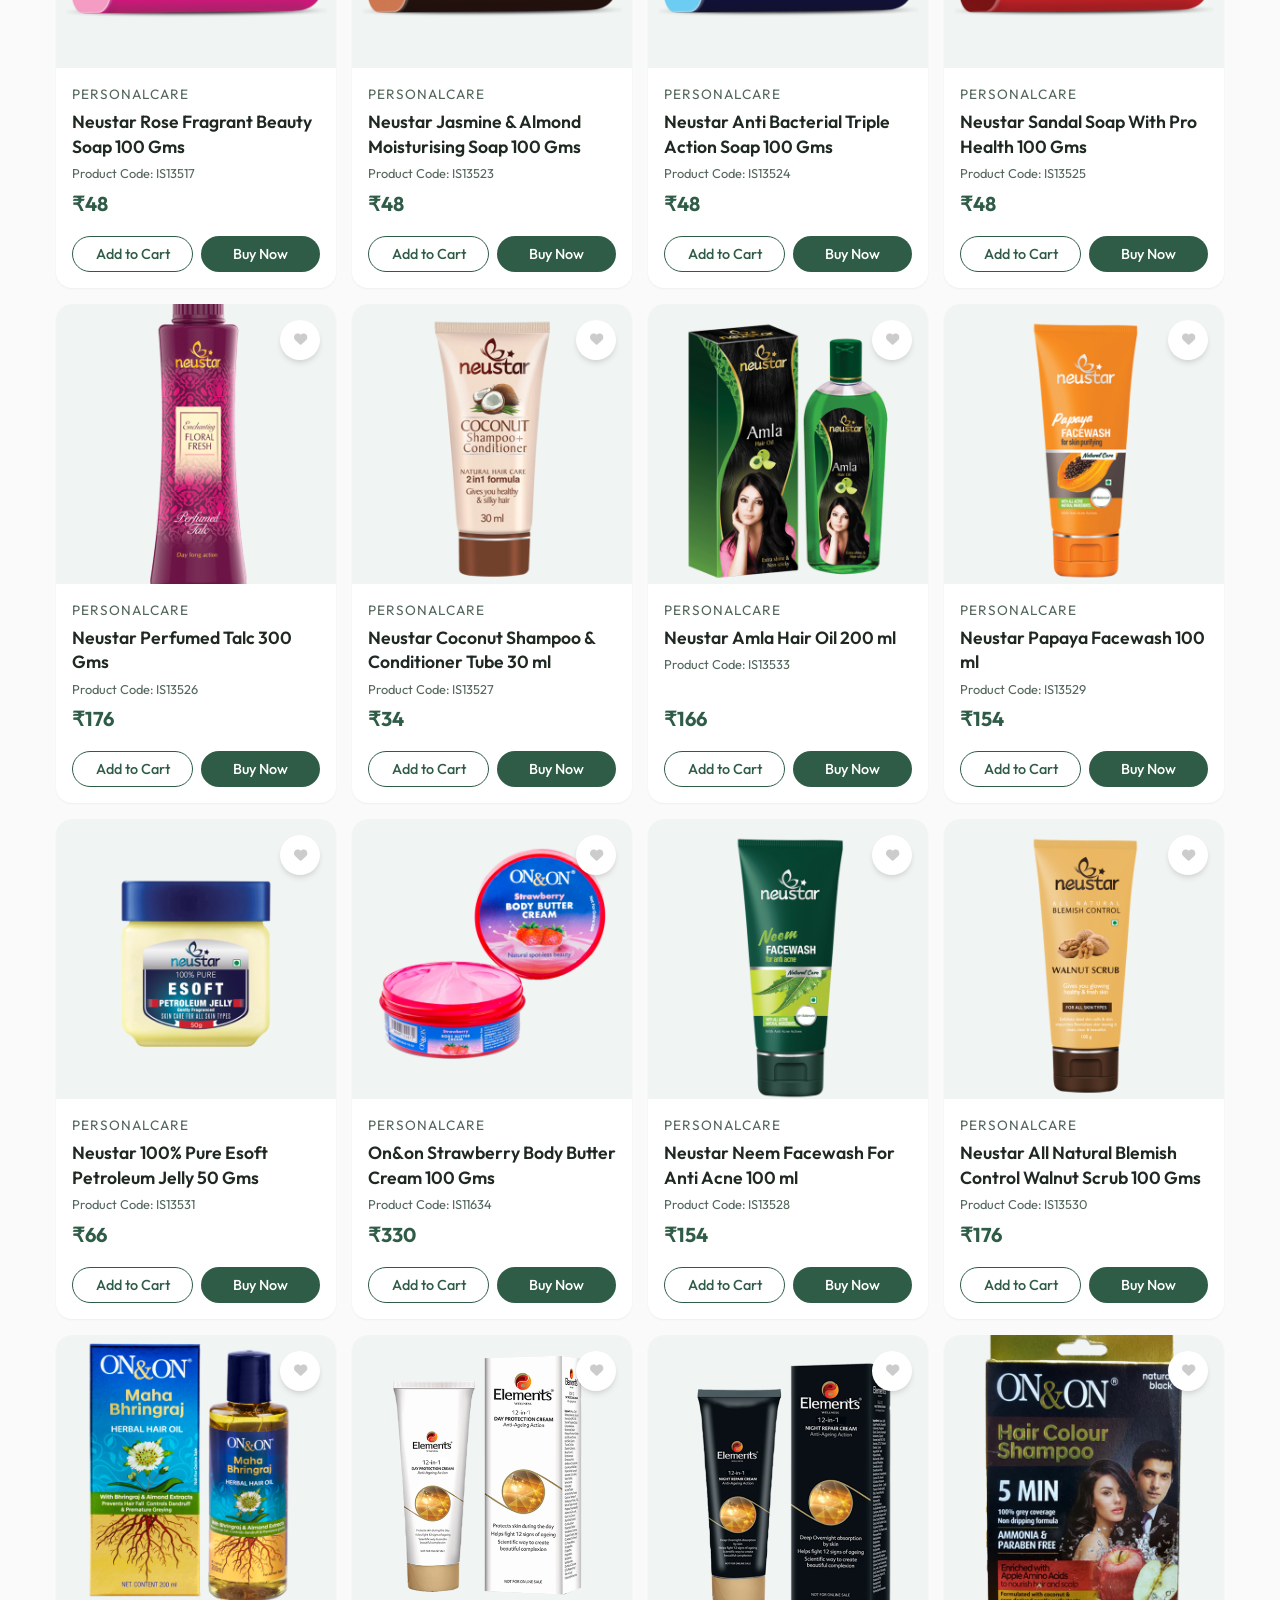
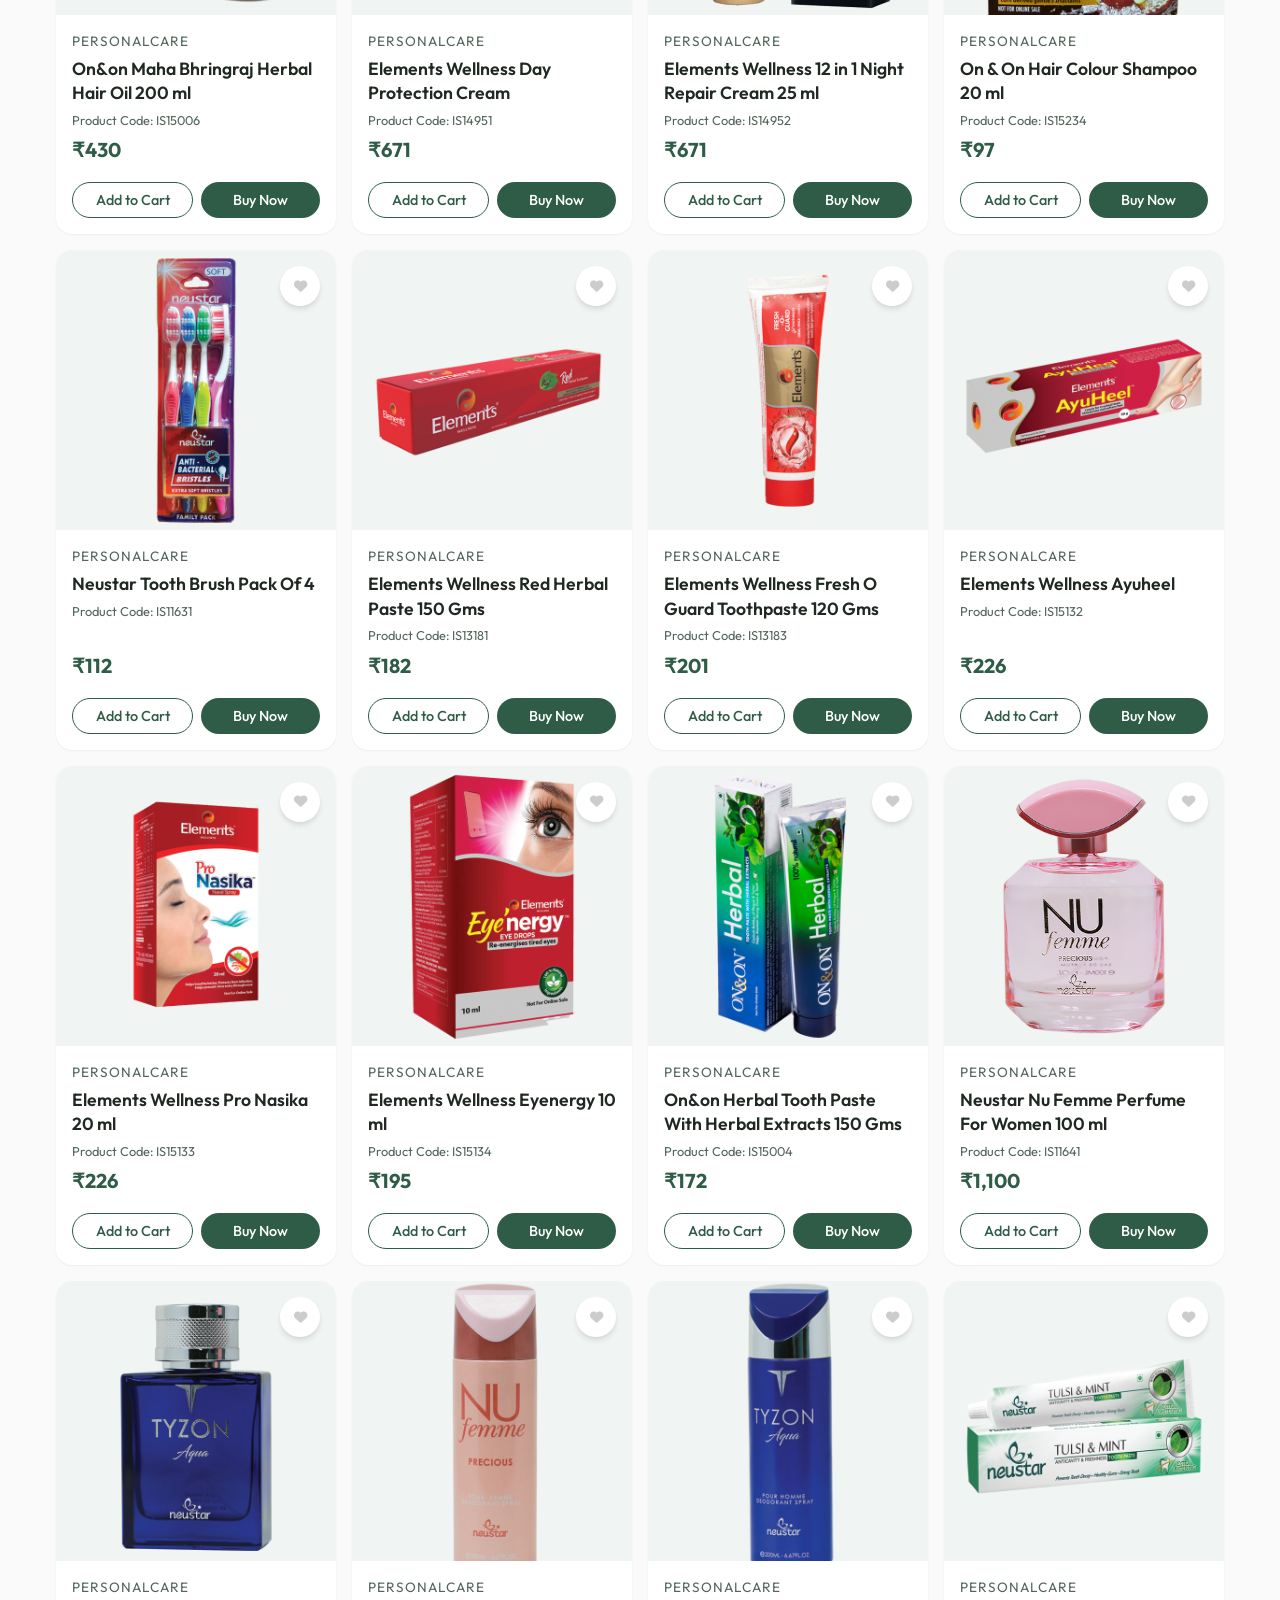
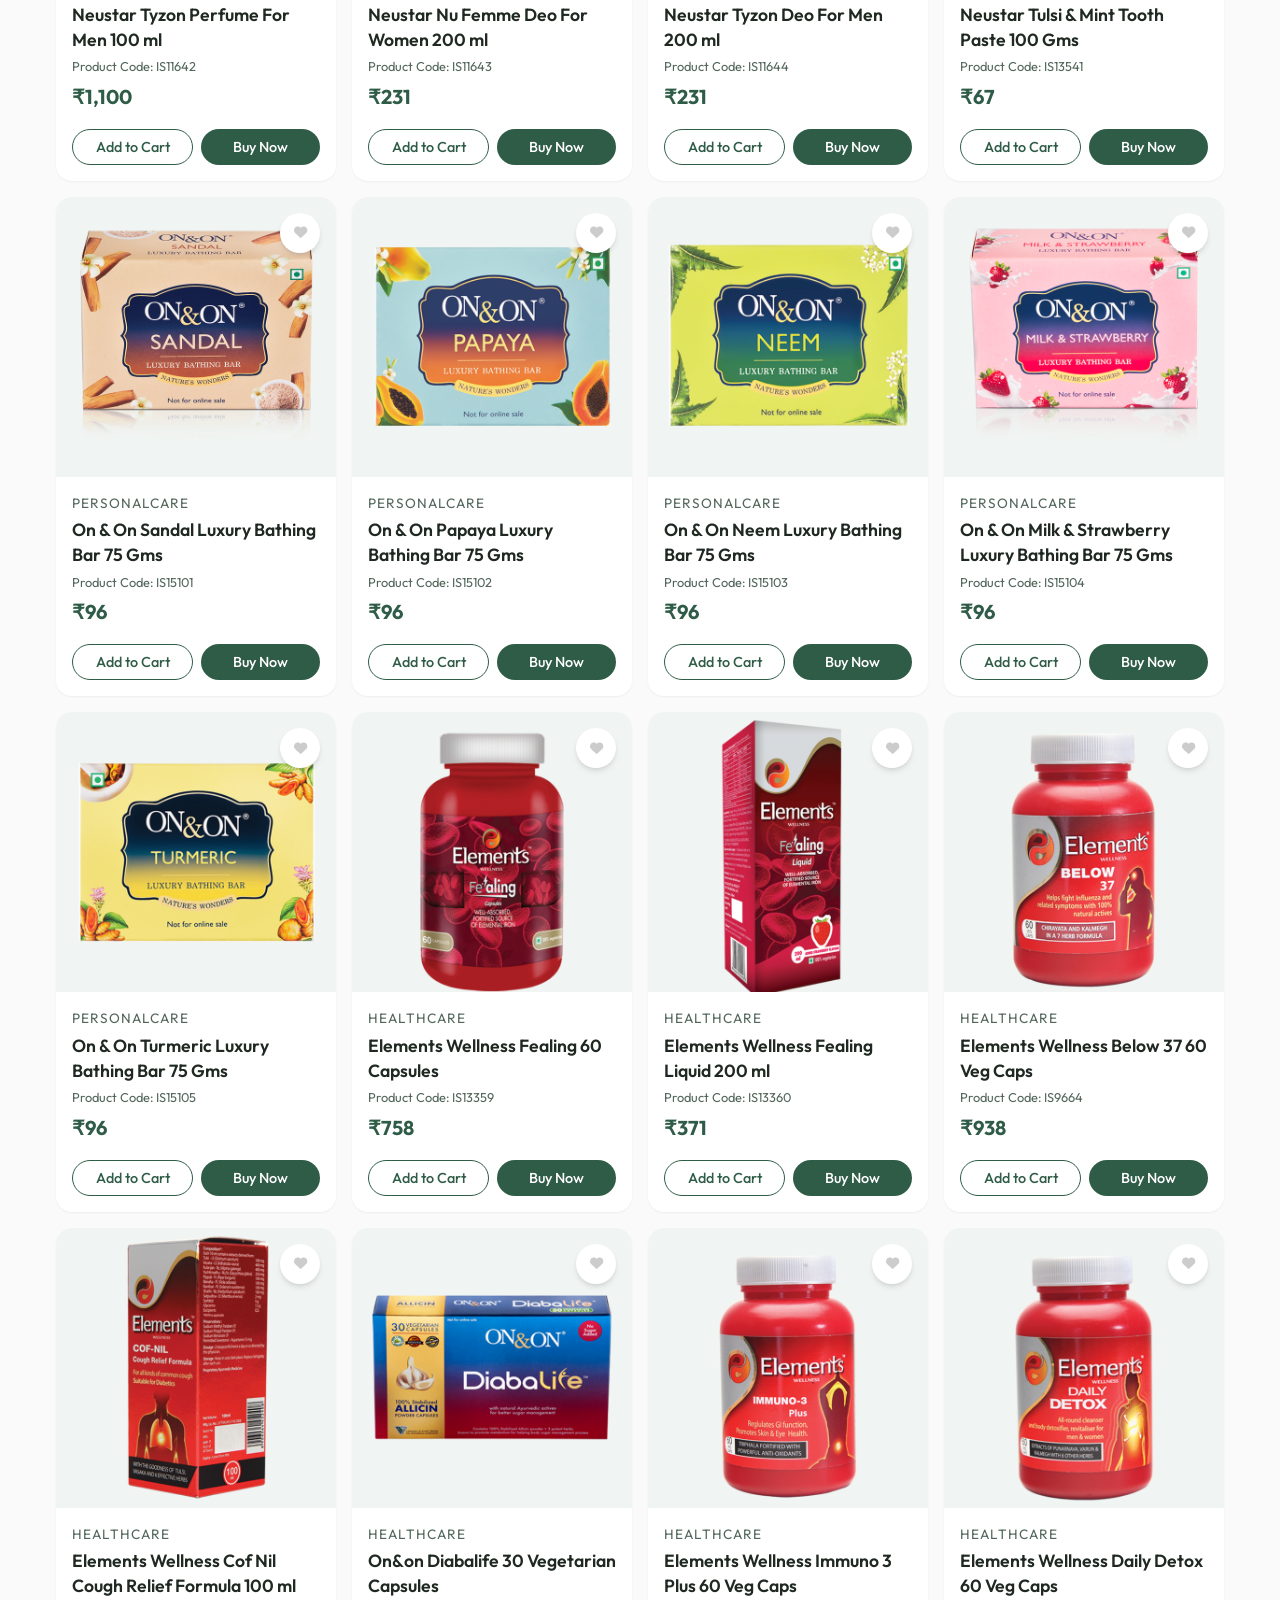
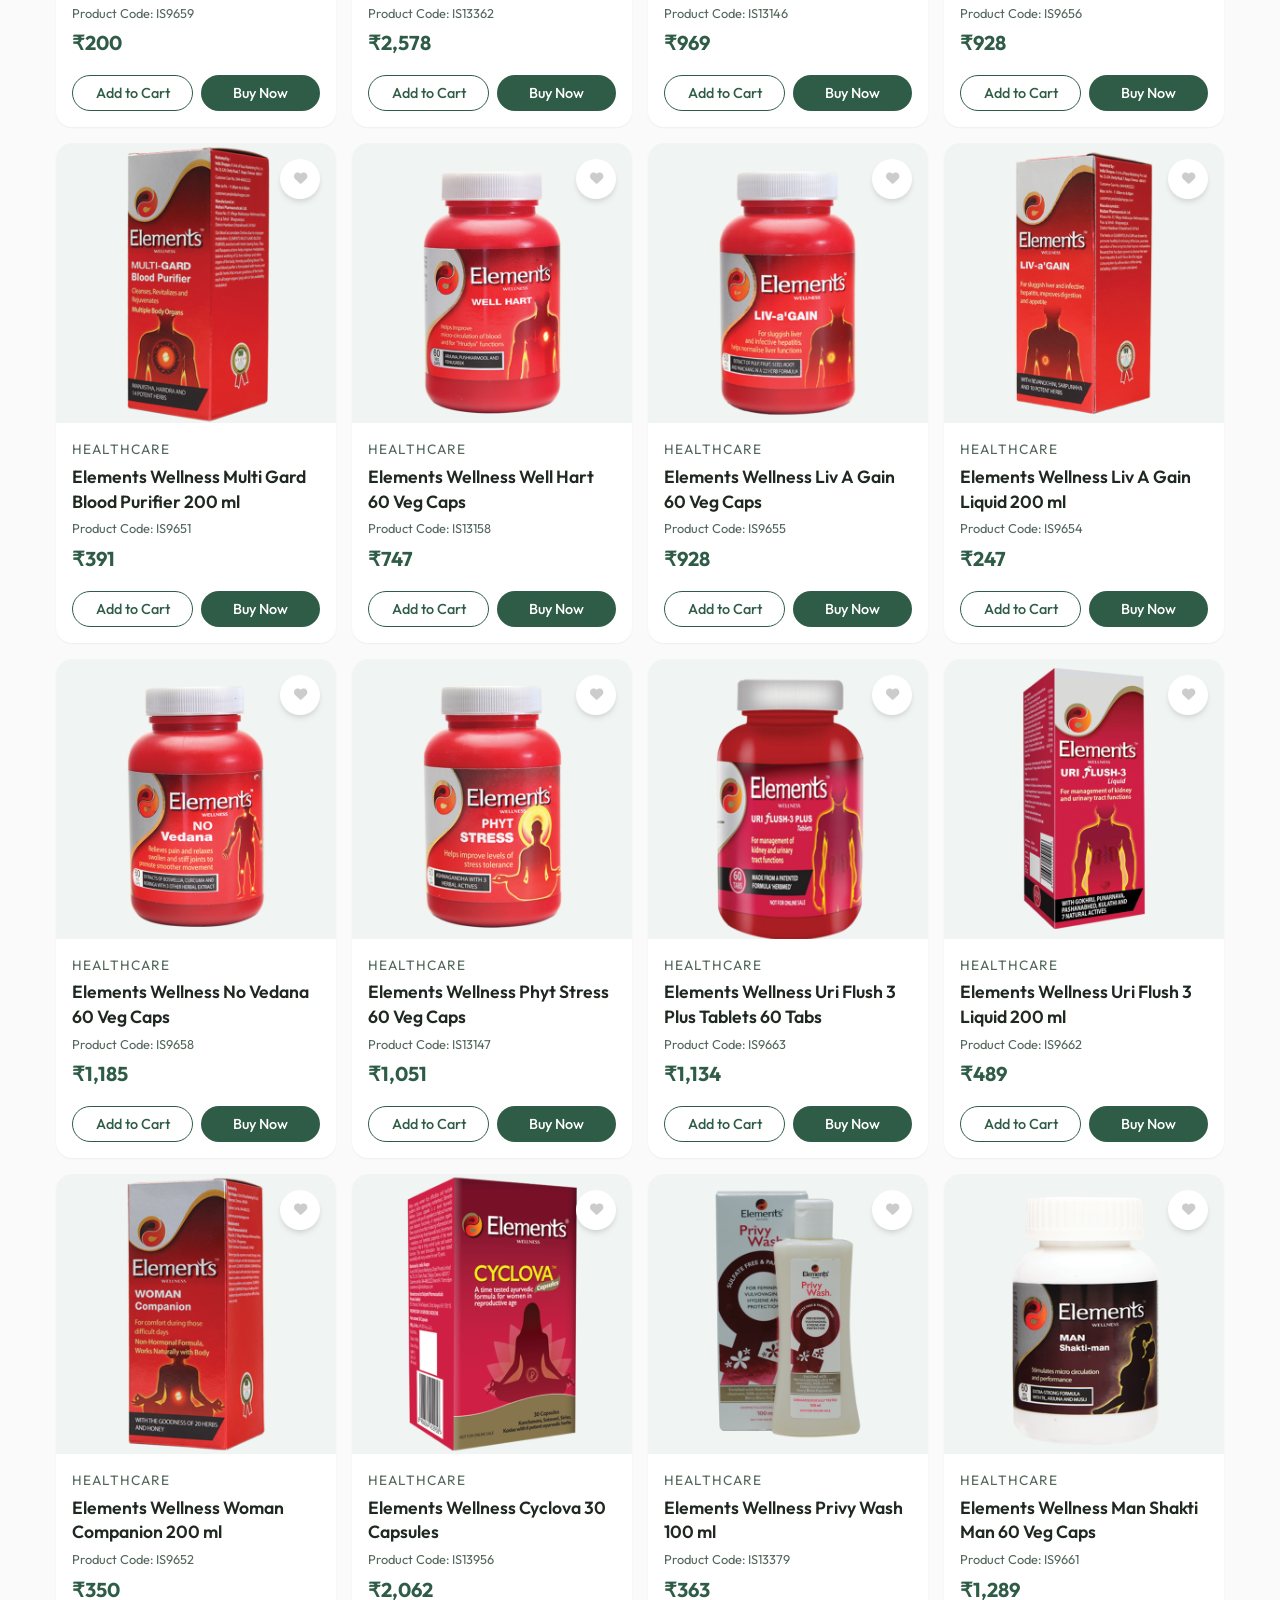
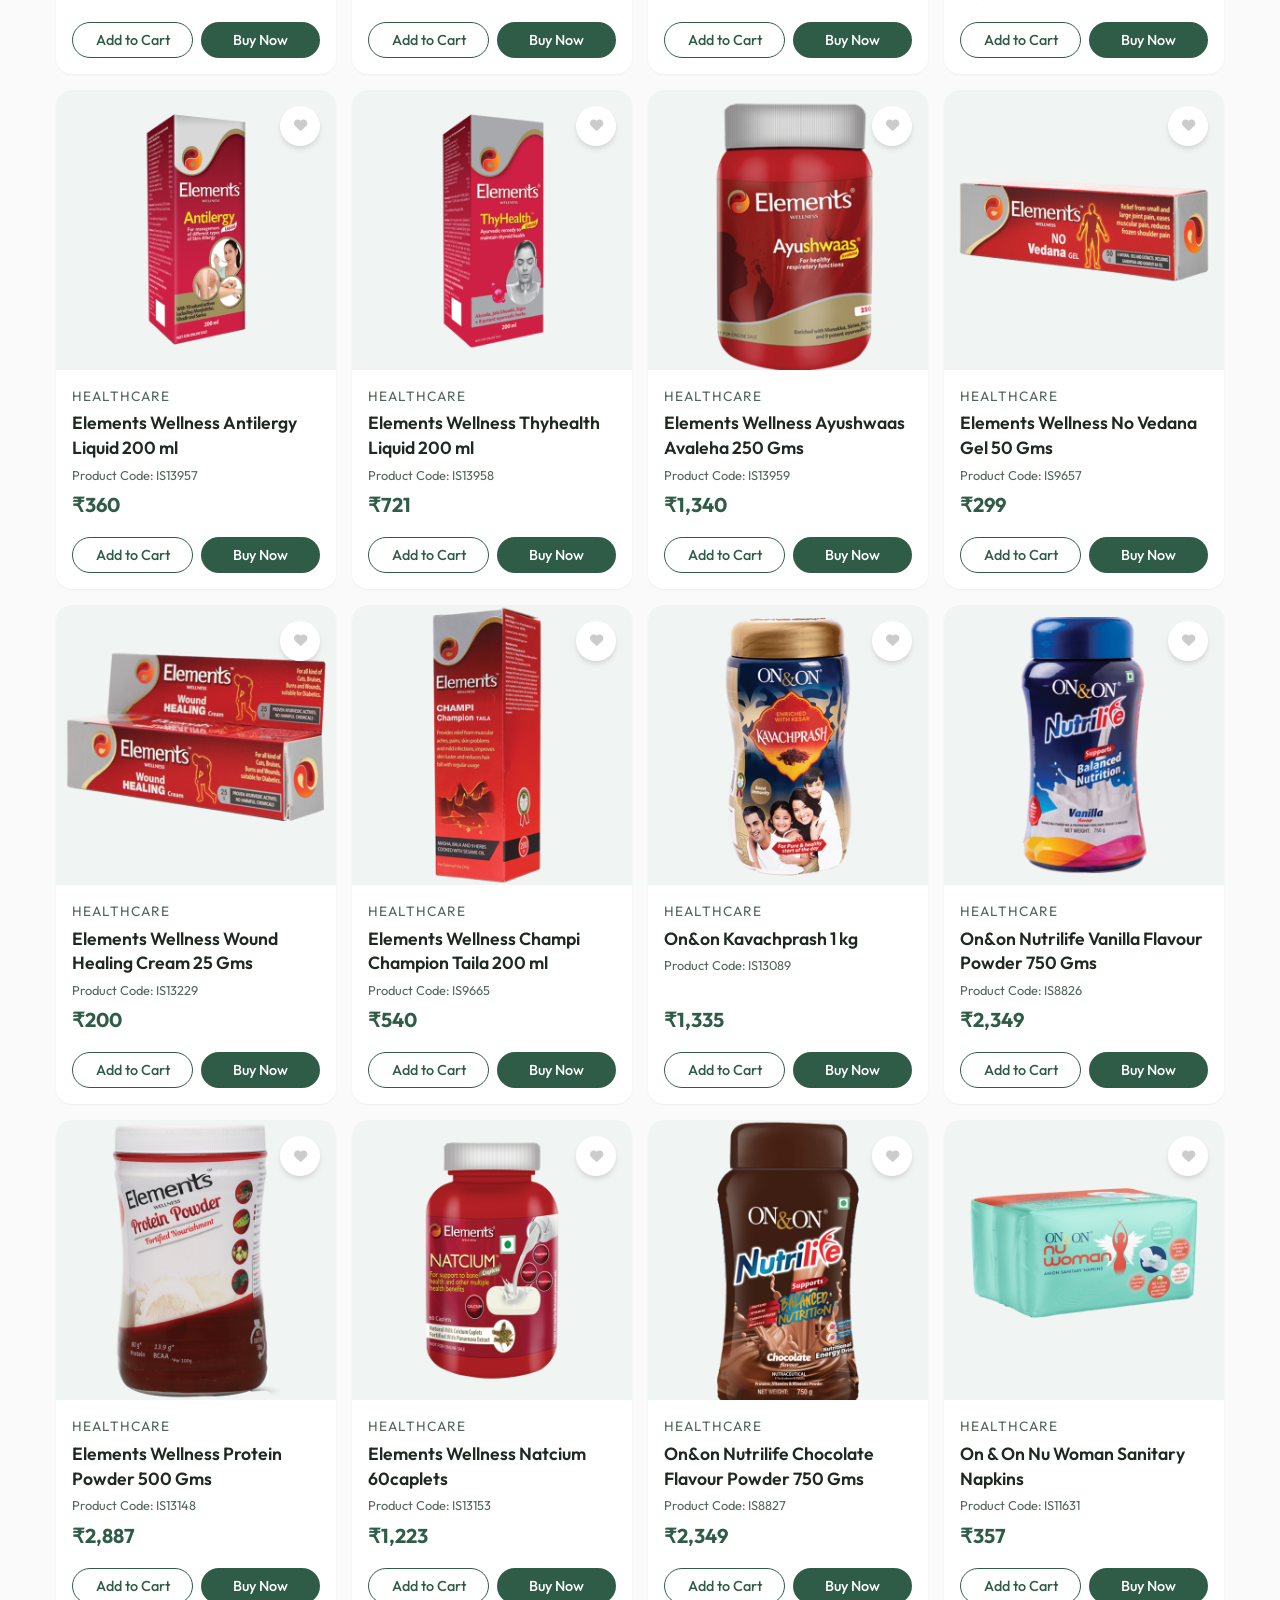
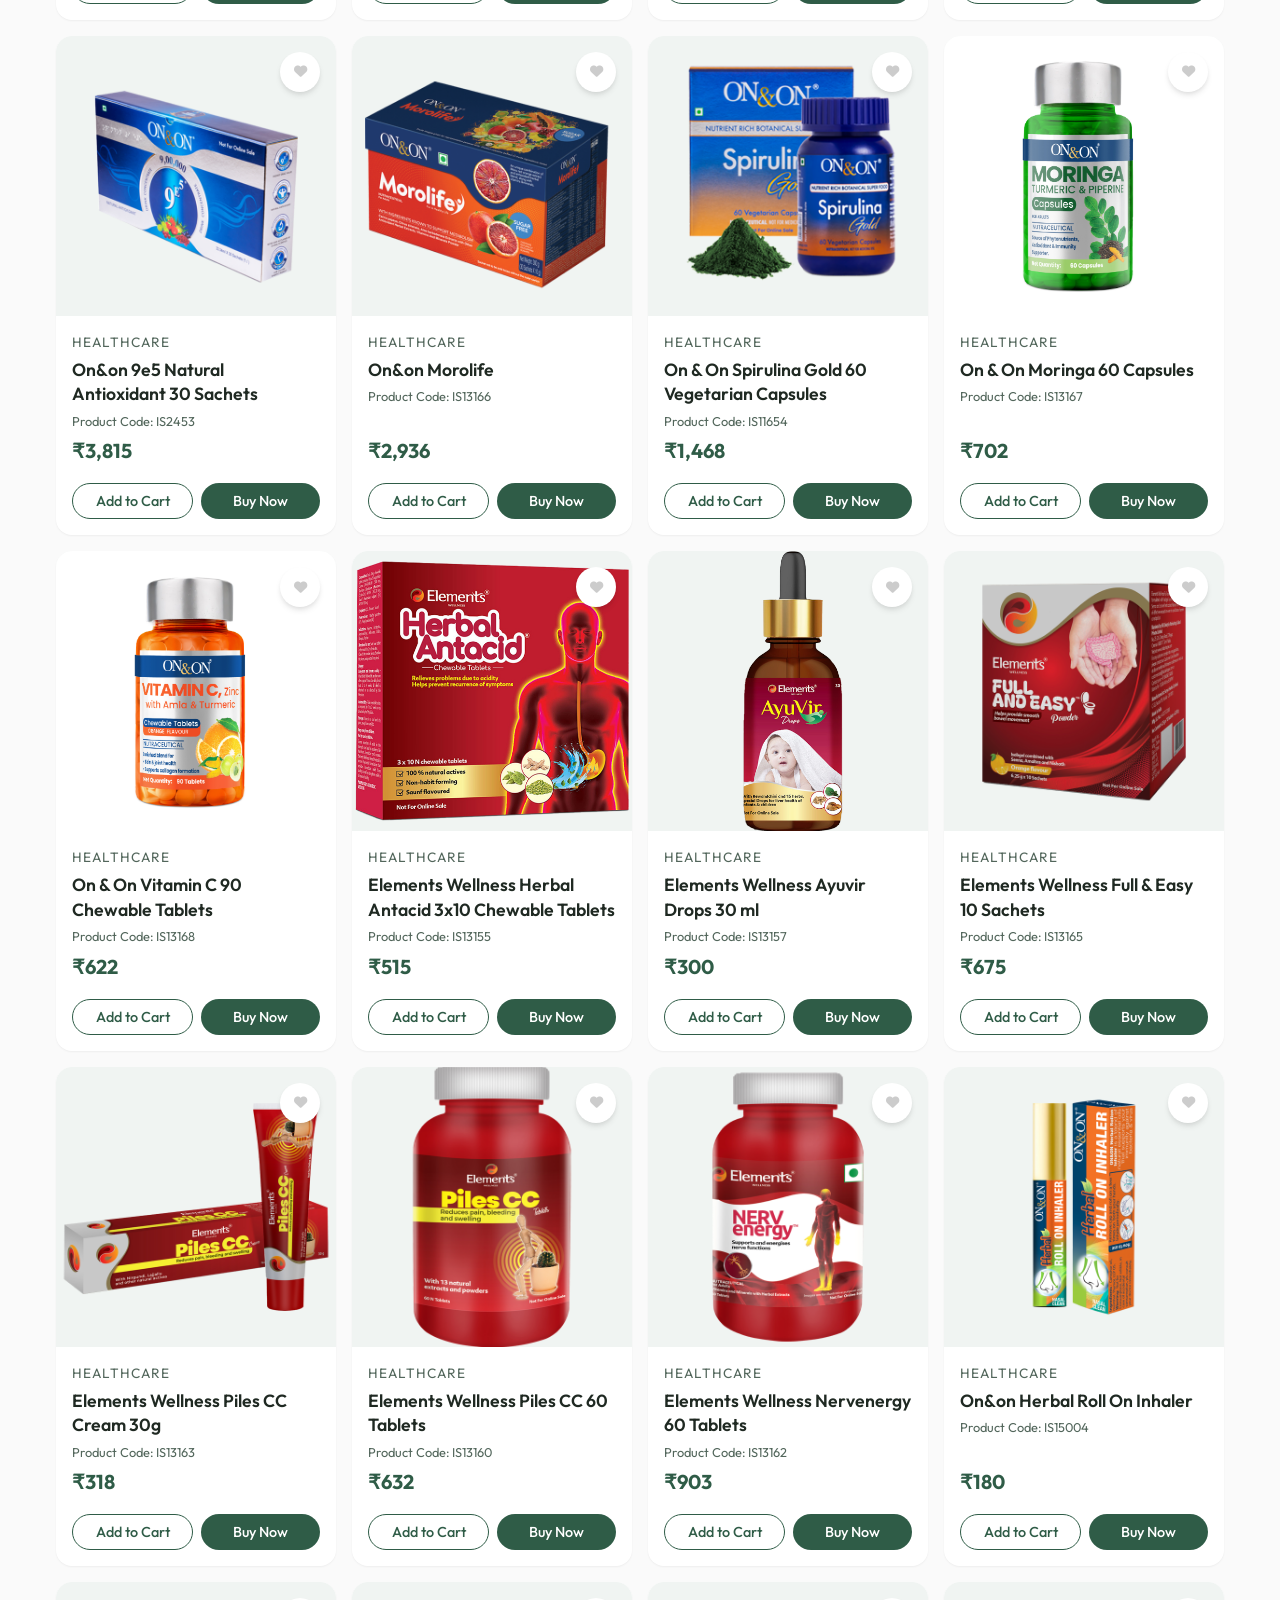
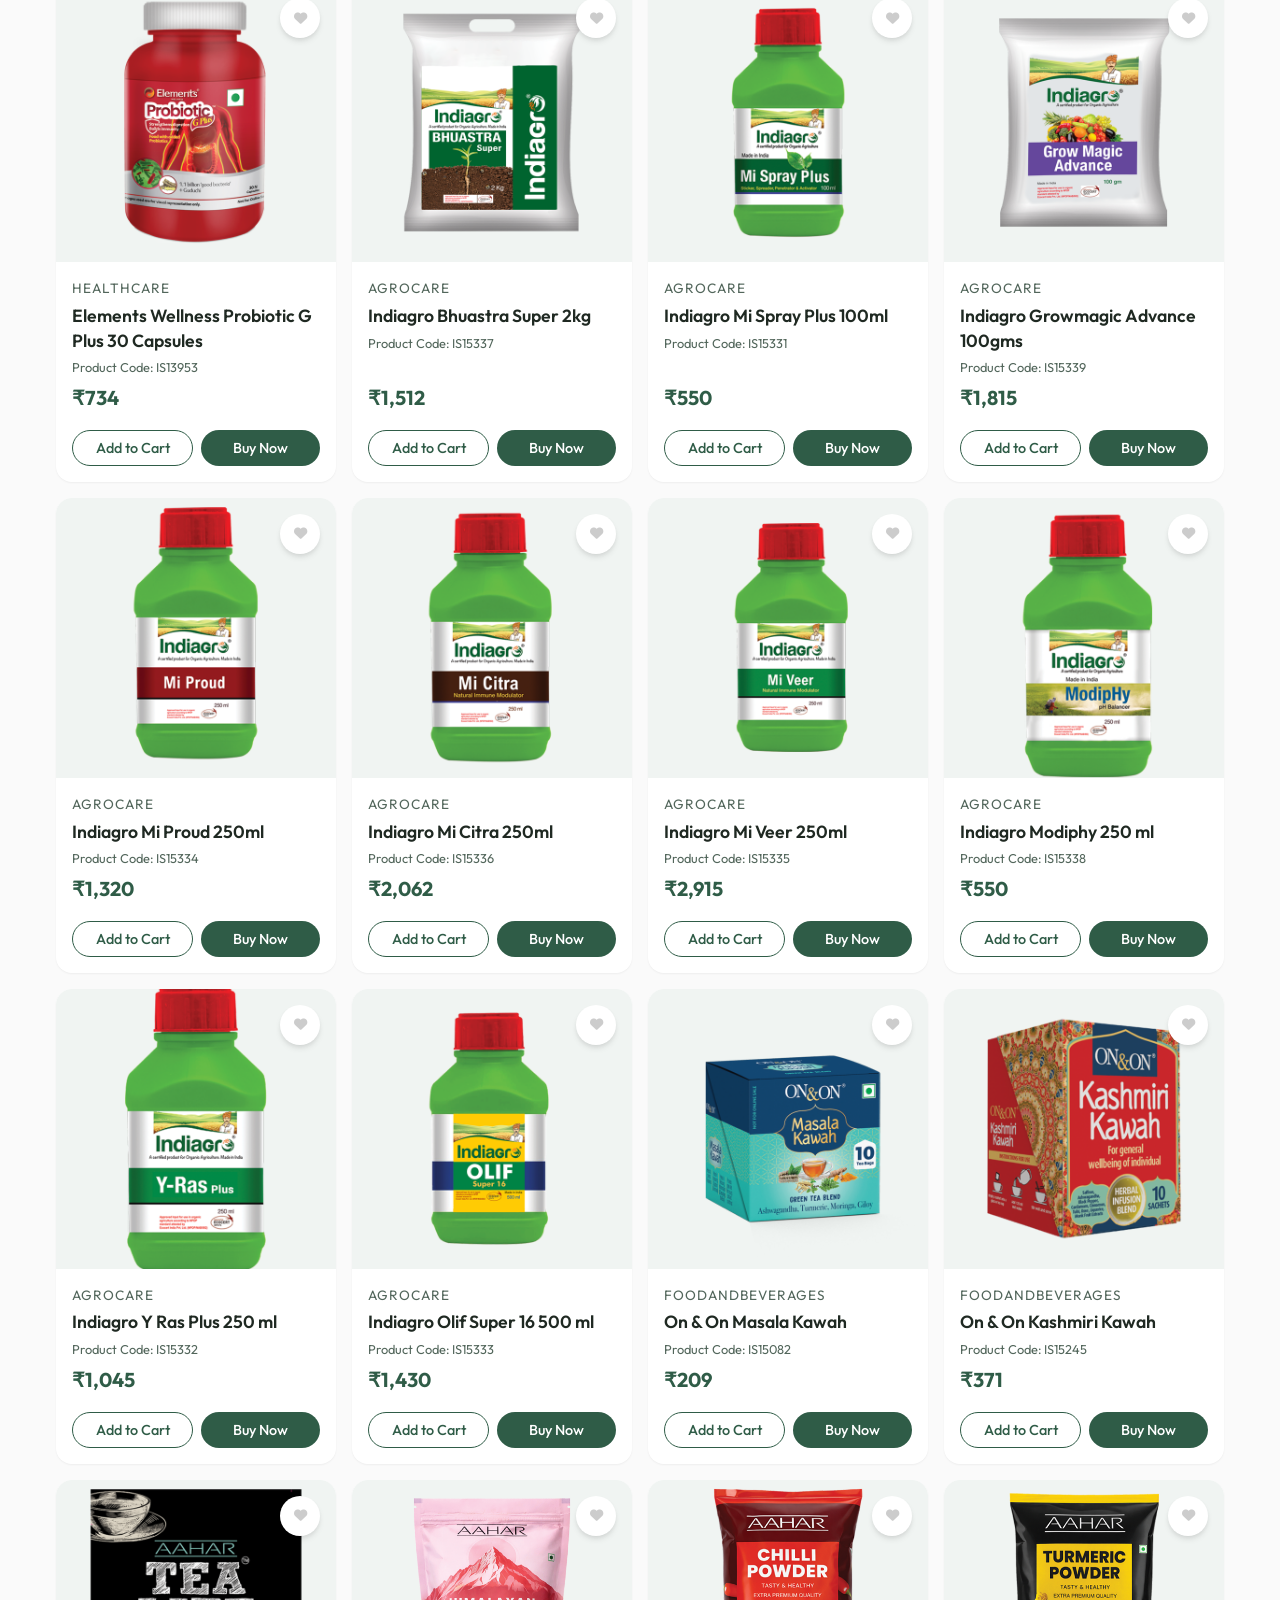
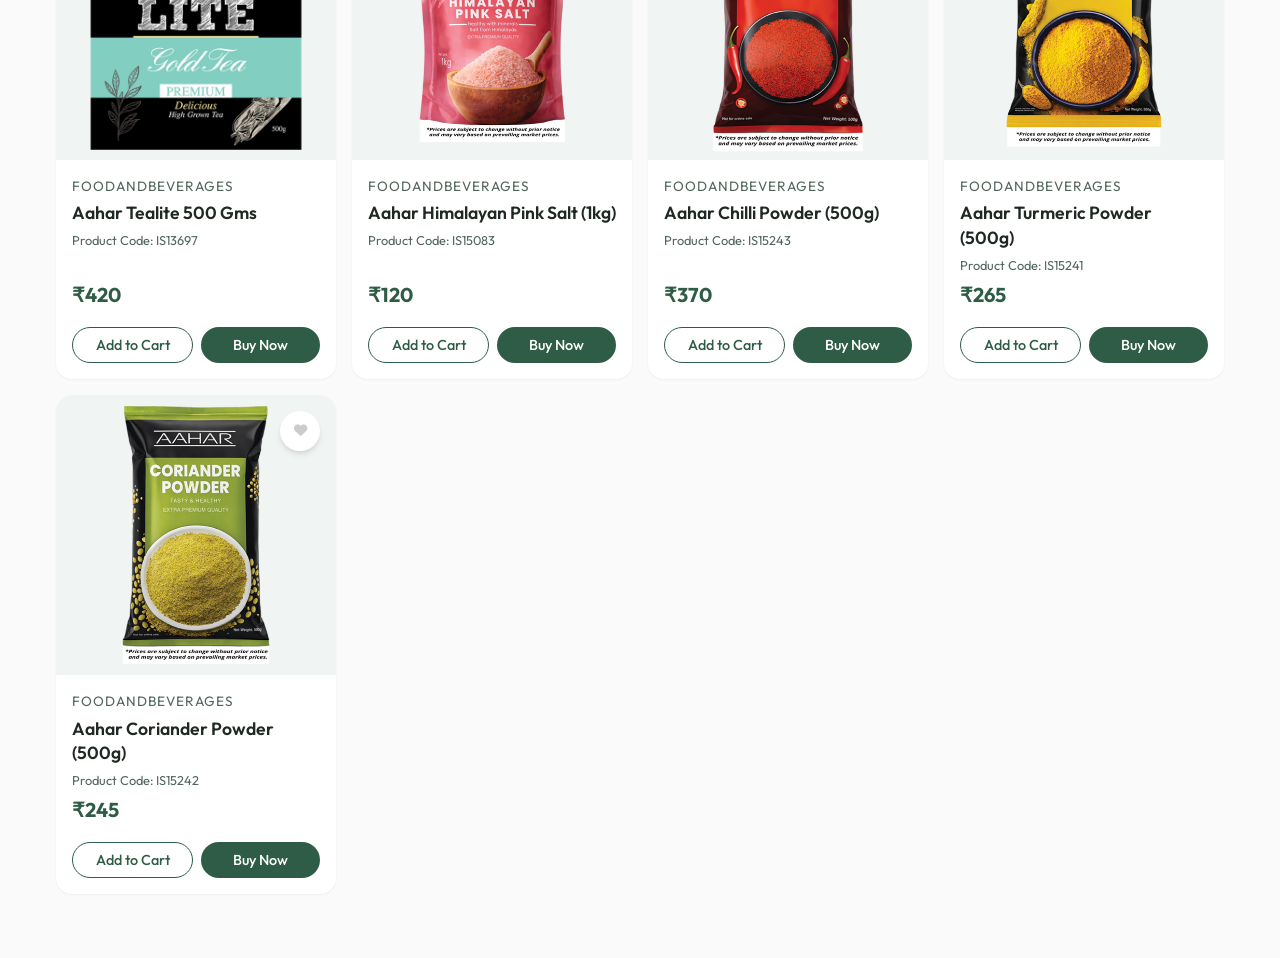
<file: product.html>
<!DOCTYPE html>
<html lang="en">
<head>
    <meta charset="UTF-8">
    <meta name="viewport" content="width=device-width, initial-scale=1.0">
    <title>Product Details | Vedhasri Ayurveda</title>
    <link href="https://fonts.googleapis.com/css2?family=Outfit:wght@300;400;500;600;700&display=swap" rel="stylesheet">
    <link rel="stylesheet" href="https://cdnjs.cloudflare.com/ajax/libs/font-awesome/6.4.0/css/all.min.css">
    <link rel="stylesheet" href="styles.css">
</head>
<body>

    <!-- Header -->
    <header class="header">
        <div class="container flex justify-between items-center">
            <a href="index.html" class="brand"><img src="assets/images/logo.jpeg" alt="Vedhasri" class="brand-logo"></a>
            
            <nav class="nav-links">
                <a href="index.html">Home</a>
                <a href="products.html">Shop All</a>
                <a href="about.html">Our Story</a>
            </nav>
            
            <div class="header-icons">
                <a href="wishlist.html" class="icon-btn" title="Wishlist">
                    <i class="fa-regular fa-heart"></i>
                    <span class="badge" id="wishlist-count" style="display: none;">0</span>
                </a>
                <a href="cart.html" class="icon-btn" title="Cart">
                    <i class="fa-solid fa-cart-shopping"></i>
                    <span class="badge" id="cart-count">0</span>
                </a>
                <button class="mobile-menu-btn"><i class="fa-solid fa-bars"></i></button>
            </div>
        </div>
    </header>

    <!-- Main Content -->
    <section class="section" style="padding-top: var(--spacing-xxl);">
        <div class="container" id="productContainer">
            <!-- Injected via JS -->
        </div>
    </section>

    <!-- Scripts -->
    <script src="data.js"></script>
    <script src="app.js"></script>
    <script>
        document.addEventListener('DOMContentLoaded', () => {
            const container = document.getElementById('productContainer');
            const urlParams = new URLSearchParams(window.location.search);
            const productId = parseInt(urlParams.get('id'));

            const product = products.find(p => p.id === productId);

            if (!product) {
                window.location.href = 'products.html';
                return;
            }

            document.title = `${product.name} | Vedhasri Ayurveda`;
            
            const isWished = wishlist.some(item => item.id === product.id) ? 'active' : '';

            container.innerHTML = `
                <div class="product-detail-grid">
                    <div class="product-gallery animate-fade-in">
                        <img src="${product.image}" alt="${product.name}">
                    </div>
                    <div class="product-meta animate-fade-in" style="animation-delay: 0.1s">
                        <p class="product-category" style="font-size: 1rem; margin-bottom: 2px;">${product.category}</p>
                        <p style="font-size: 0.9rem; color: var(--text-light); margin-bottom: var(--spacing-sm);">Product Code: ${product.productCode}</p>
                        <h1>${product.name}</h1>
                        <div class="price">${formatPrice(product.price)}</div>
                        
                        <div class="product-info-sections" style="margin-top: var(--spacing-md);">
                            <div class="description-block" style="margin-bottom: var(--spacing-lg);">
                                <h3 style="font-size: 1.1rem; color: var(--text-dark); margin-bottom: 8px; display: flex; align-items: center; gap: 8px;">
                                    <i class="fa-solid fa-circle-info" style="color: var(--primary-color);"></i> Description
                                </h3>
                                <p style="line-height: 1.6; color: var(--text-dark); font-size: 0.95rem;">${product.description || 'Information coming soon.'}</p>
                            </div>
                            
                            <div class="benefits-block">
                                <h3 style="font-size: 1.1rem; color: var(--text-dark); margin-bottom: var(--spacing-sm); display: flex; align-items: center; gap: 8px;">
                                    <i class="fa-solid fa-star" style="color: var(--primary-color);"></i> Key Benefits
                                </h3>
                                <ul style="list-style: none; padding: 0; margin: 0;">
                                    ${product.benefits && product.benefits.length > 0 
                                        ? product.benefits.map(benefit => `
                                            <li style="margin-bottom: 6px; display: flex; align-items: flex-start; gap: 10px;">
                                                <i class="fa-solid fa-check" style="color: #2e7d32; margin-top: 4px; font-size: 0.8rem;"></i>
                                                <span style="font-size: 0.95rem; color: var(--text-dark);">${benefit}</span>
                                            </li>
                                        `).join('') 
                                        : '<li style="color: var(--text-light); font-size: 0.9rem;">Benefits details being updated...</li>'}
                                </ul>
                            </div>
                        </div>

                        <div class="product-actions" style="margin-top: var(--spacing-xl); display: flex; gap: var(--spacing-md); flex-wrap: wrap;">
                            <button class="btn btn-outline" style="flex: 1;" onclick="addToCart(${product.id})">Add to Cart</button>
                            <button class="btn btn-primary" style="flex: 1;" onclick="addToCart(${product.id}); window.location.href='cart.html'">Buy Now</button>
                            <button class="wishlist-btn ${isWished}" data-id="${product.id}" style="position: static; width: auto; padding: 0 var(--spacing-md); border-radius: var(--radius-full); box-shadow: none; border: 1px solid var(--border-color);" onclick="toggleWishlist(${product.id}); updateWishlistUI();">
                                <i class="fa-solid fa-heart" style="margin-right: 8px;"></i> Wishlist
                            </button>
                        </div>

                        <div class="trust-badges">
                            <div class="trust-badge"><i class="fa-solid fa-leaf"></i> 100% Natural</div>
                            <div class="trust-badge"><i class="fa-solid fa-ban"></i> No Chemicals</div>
                            <div class="trust-badge"><i class="fa-solid fa-shield-halved"></i> Safe & Secure</div>
                        </div>
                    </div>
                </div>
                
                <div class="reviews-section animate-fade-in" style="animation-delay: 0.2s">
                    <h3 style="margin-bottom: var(--spacing-lg);">Customer Reviews</h3>
                    
                    <div id="dynamicReviewsContainer" class="grid" style="grid-template-columns: repeat(auto-fit, minmax(300px, 1fr)); gap: var(--spacing-md); margin-bottom: var(--spacing-xl);">
                        <!-- Reviews injected here -->
                    </div>

                    <div class="review-form-container">
                        <h4 style="margin-bottom: var(--spacing-md);">Write a Review</h4>
                        <form id="reviewForm">
                            <div class="form-group">
                                <label for="r_name">Name</label>
                                <input type="text" id="r_name" class="form-control" required placeholder="Your name">
                            </div>
                            <div class="form-group">
                                <label for="r_rating">Rating</label>
                                <select id="r_rating" class="form-control" required>
                                    <option value="5">★★★★★ (5/5)</option>
                                    <option value="4">★★★★☆ (4/5)</option>
                                    <option value="3">★★★☆☆ (3/5)</option>
                                    <option value="2">★★☆☆☆ (2/5)</option>
                                    <option value="1">★☆☆☆☆ (1/5)</option>
                                </select>
                            </div>
                            <div class="form-group">
                                <label for="r_text">Review</label>
                                <textarea id="r_text" class="form-control" rows="3" required placeholder="What did you like about it?"></textarea>
                            </div>
                            <button type="submit" class="btn btn-primary">Submit Review</button>
                        </form>
                    </div>
                </div>
            `;

            // Review System Logic
            const reviewsKey = `reviews_product_${productId}`;
            const reviewsContainer = document.getElementById('dynamicReviewsContainer');
            const reviewForm = document.getElementById('reviewForm');

            function getStars(rating) {
                const filled = '<i class="fa-solid fa-star"></i>'.repeat(rating);
                const empty = '<i class="fa-regular fa-star"></i>'.repeat(5 - rating);
                return filled + empty;
            }

            function loadReviews() {
                const reviews = JSON.parse(localStorage.getItem(reviewsKey)) || [];
                
                if (reviews.length === 0) {
                    reviewsContainer.innerHTML = '<p style="color: var(--text-light); padding: var(--spacing-md) 0;">No reviews yet.</p>';
                    return;
                }

                let html = '';
                reviews.forEach(r => {
                    html += `
                        <div class="review-card">
                            <div class="review-stars">${getStars(r.rating)}</div>
                            <div class="review-author">${r.name}</div>
                            <div class="review-text">"${r.comment}"</div>
                        </div>
                    `;
                });
                reviewsContainer.innerHTML = html;
            }

            loadReviews(); // Initial load

            reviewForm.addEventListener('submit', (e) => {
                e.preventDefault();
                const name = document.getElementById('r_name').value.trim();
                const rating = parseInt(document.getElementById('r_rating').value);
                const comment = document.getElementById('r_text').value.trim();

                const reviews = JSON.parse(localStorage.getItem(reviewsKey)) || [];
                reviews.push({ name, rating, comment });
                localStorage.setItem(reviewsKey, JSON.stringify(reviews));

                reviewForm.reset();
                loadReviews();
            });
        });
    </script>
</body>
</html>
</file>
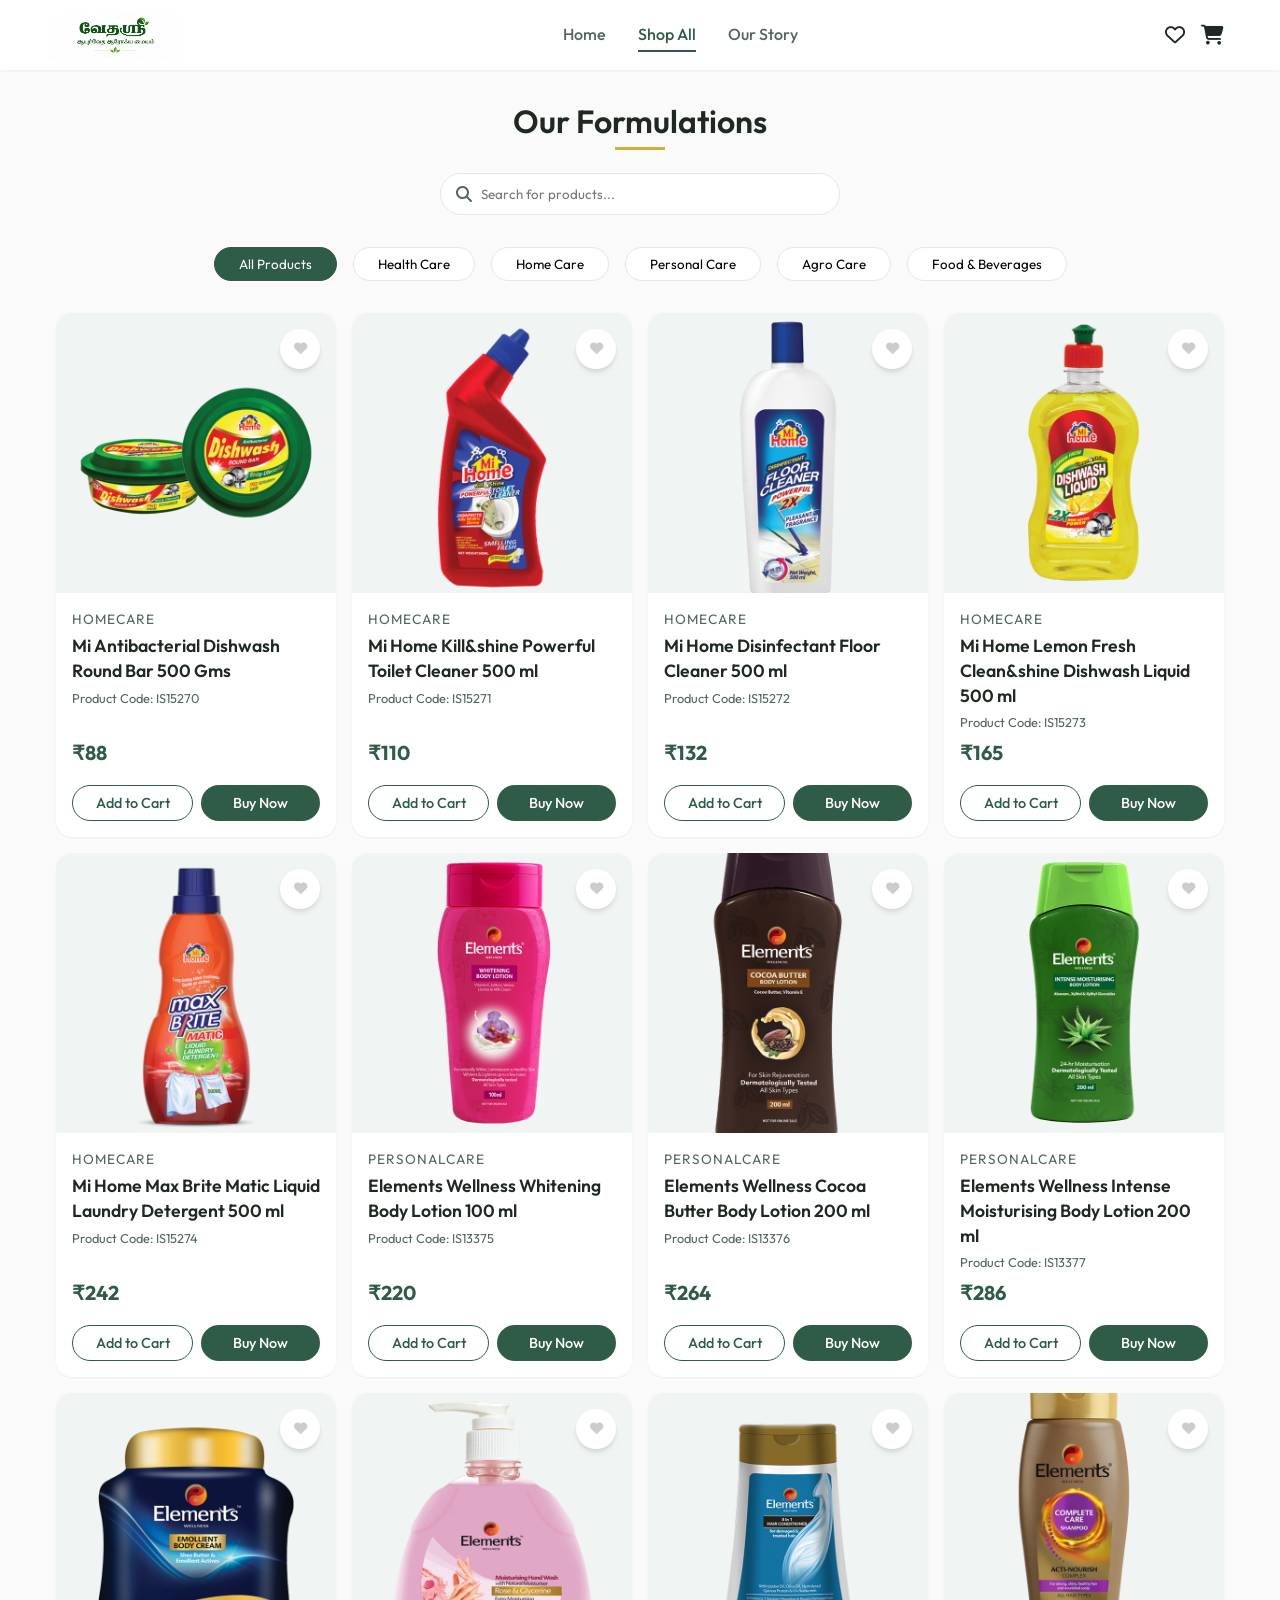
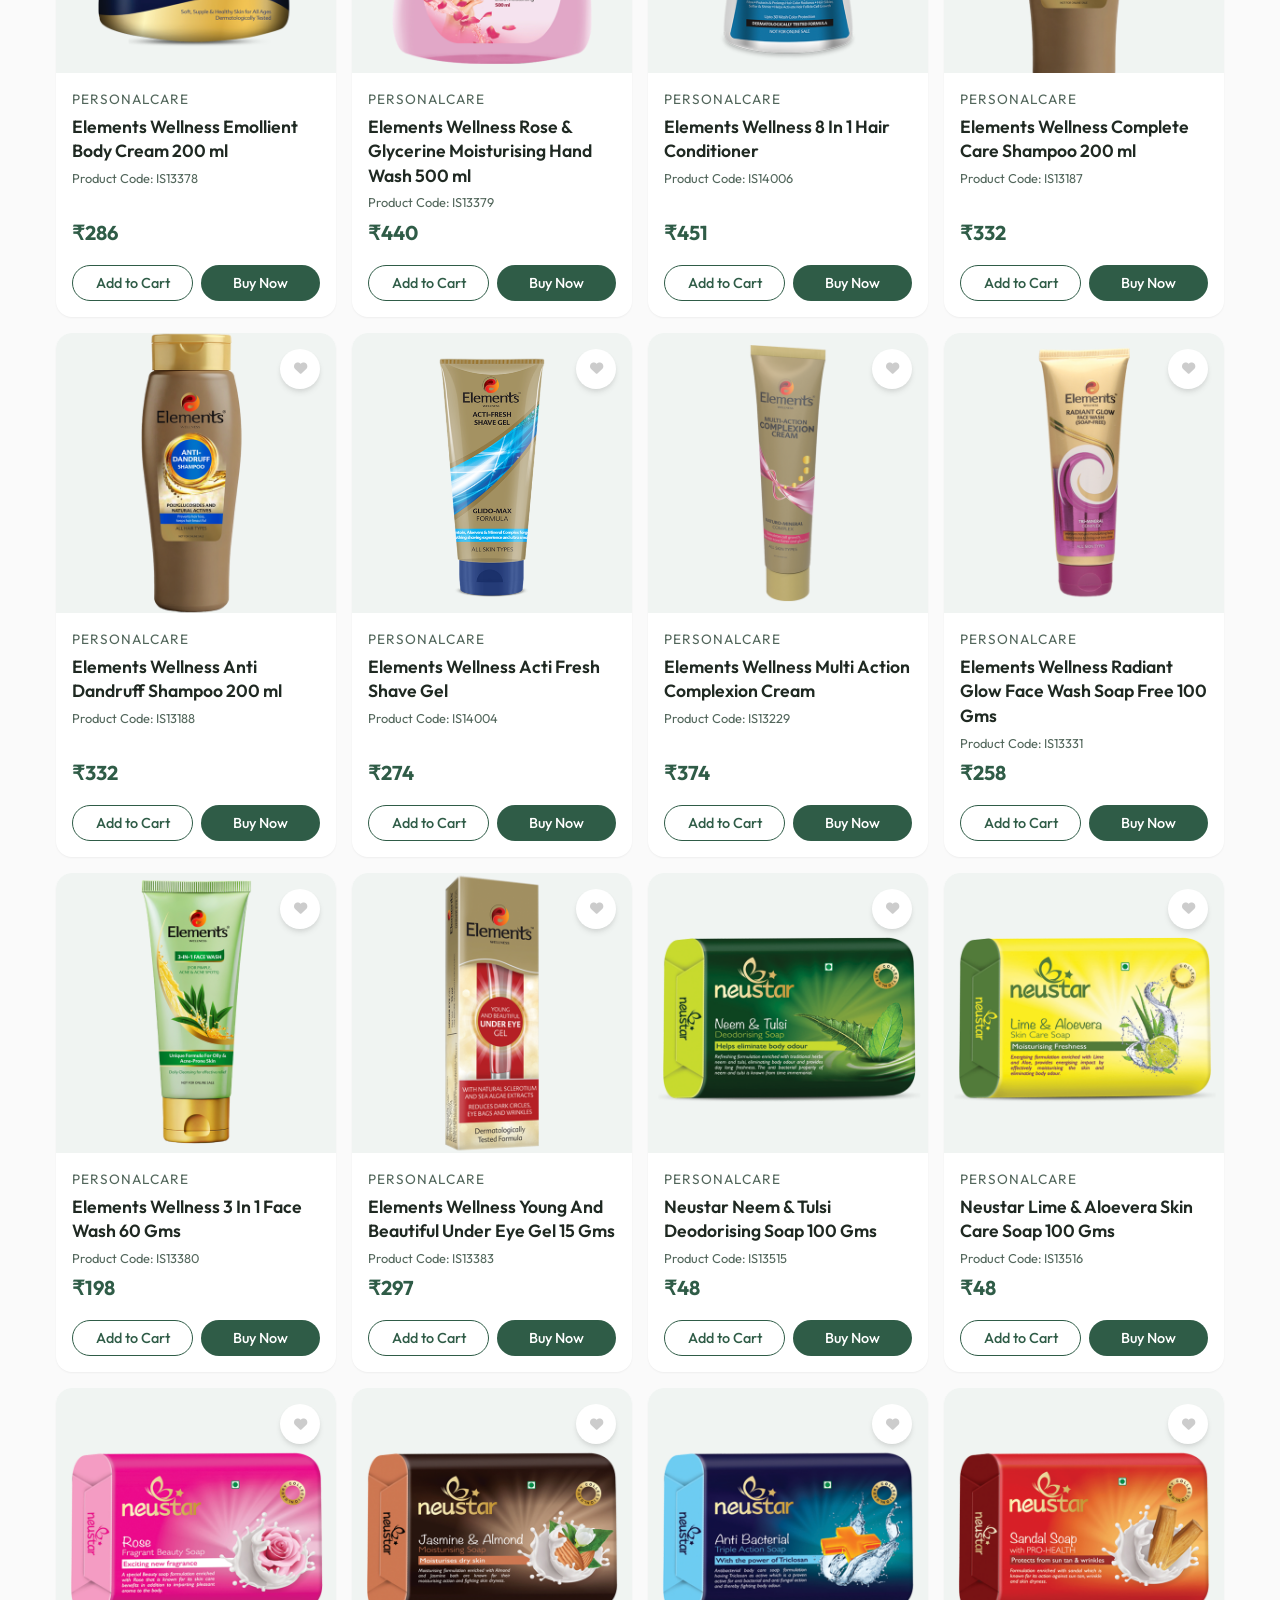
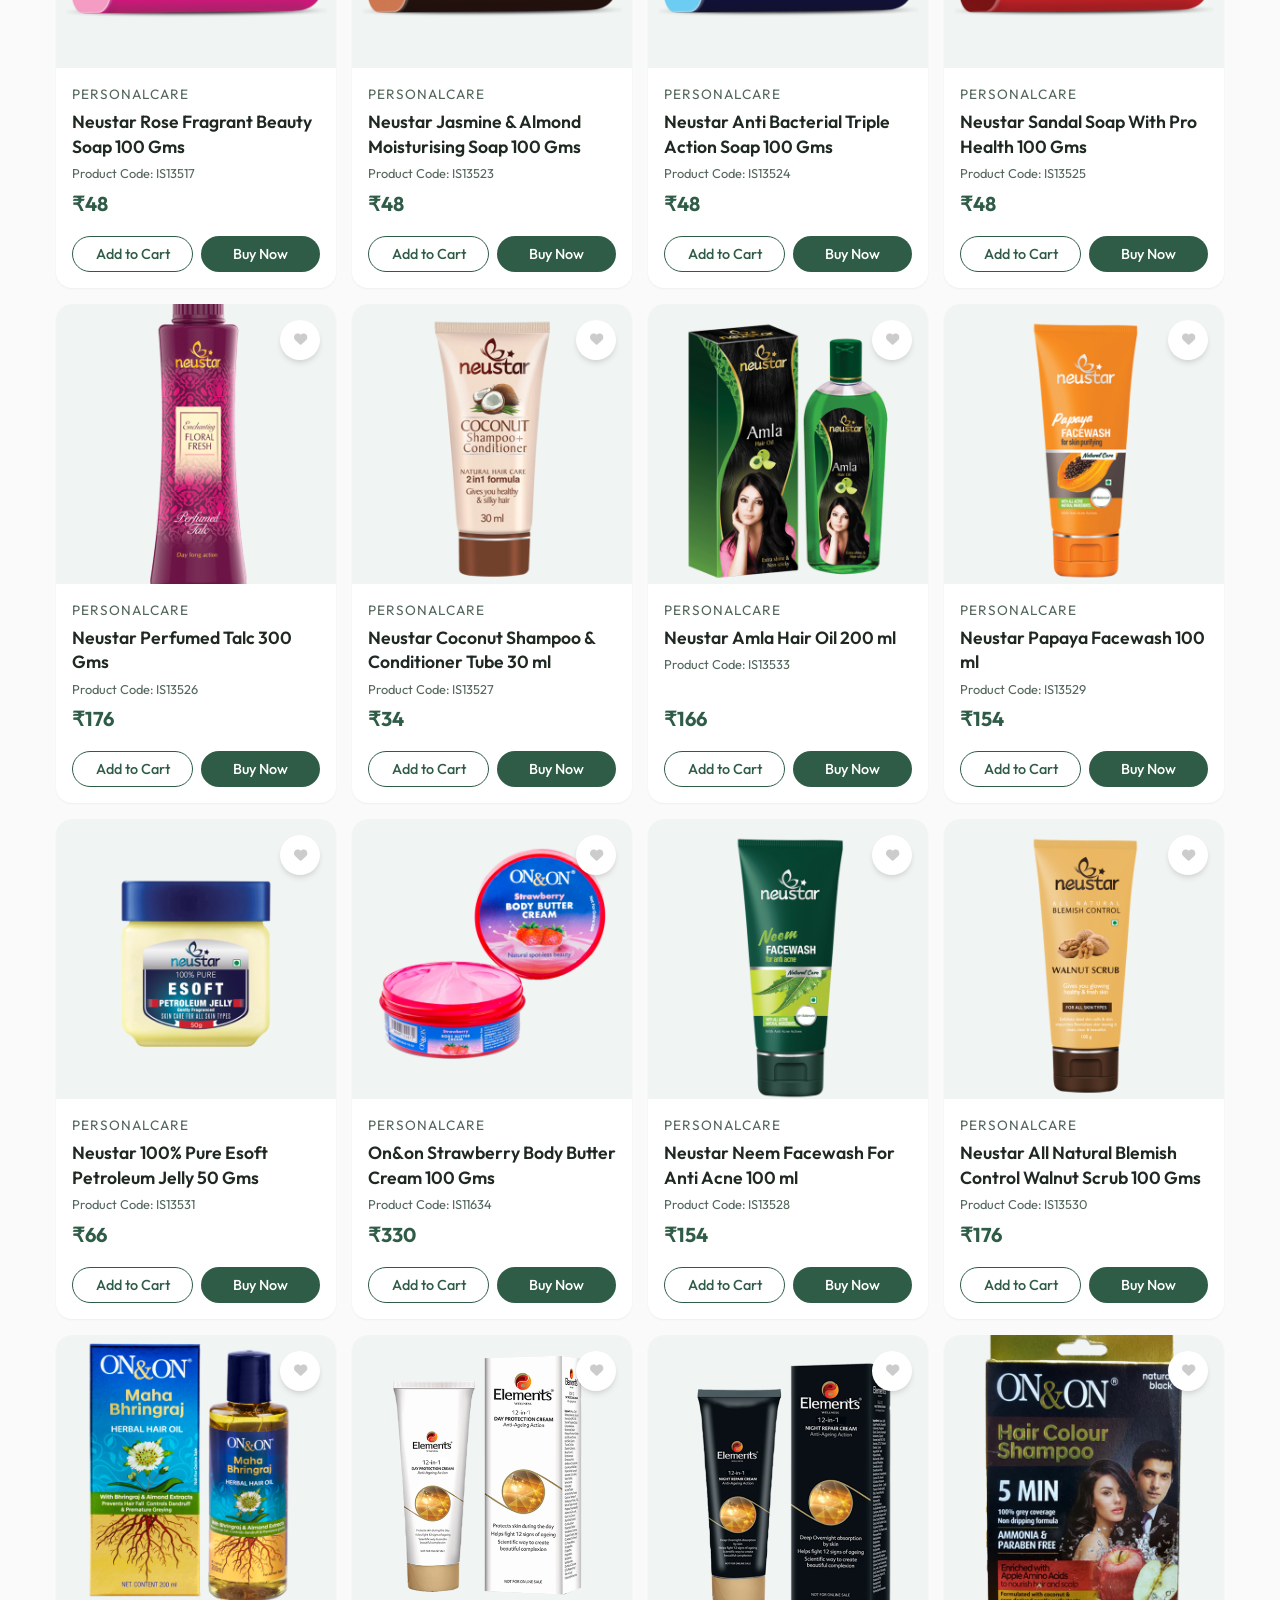
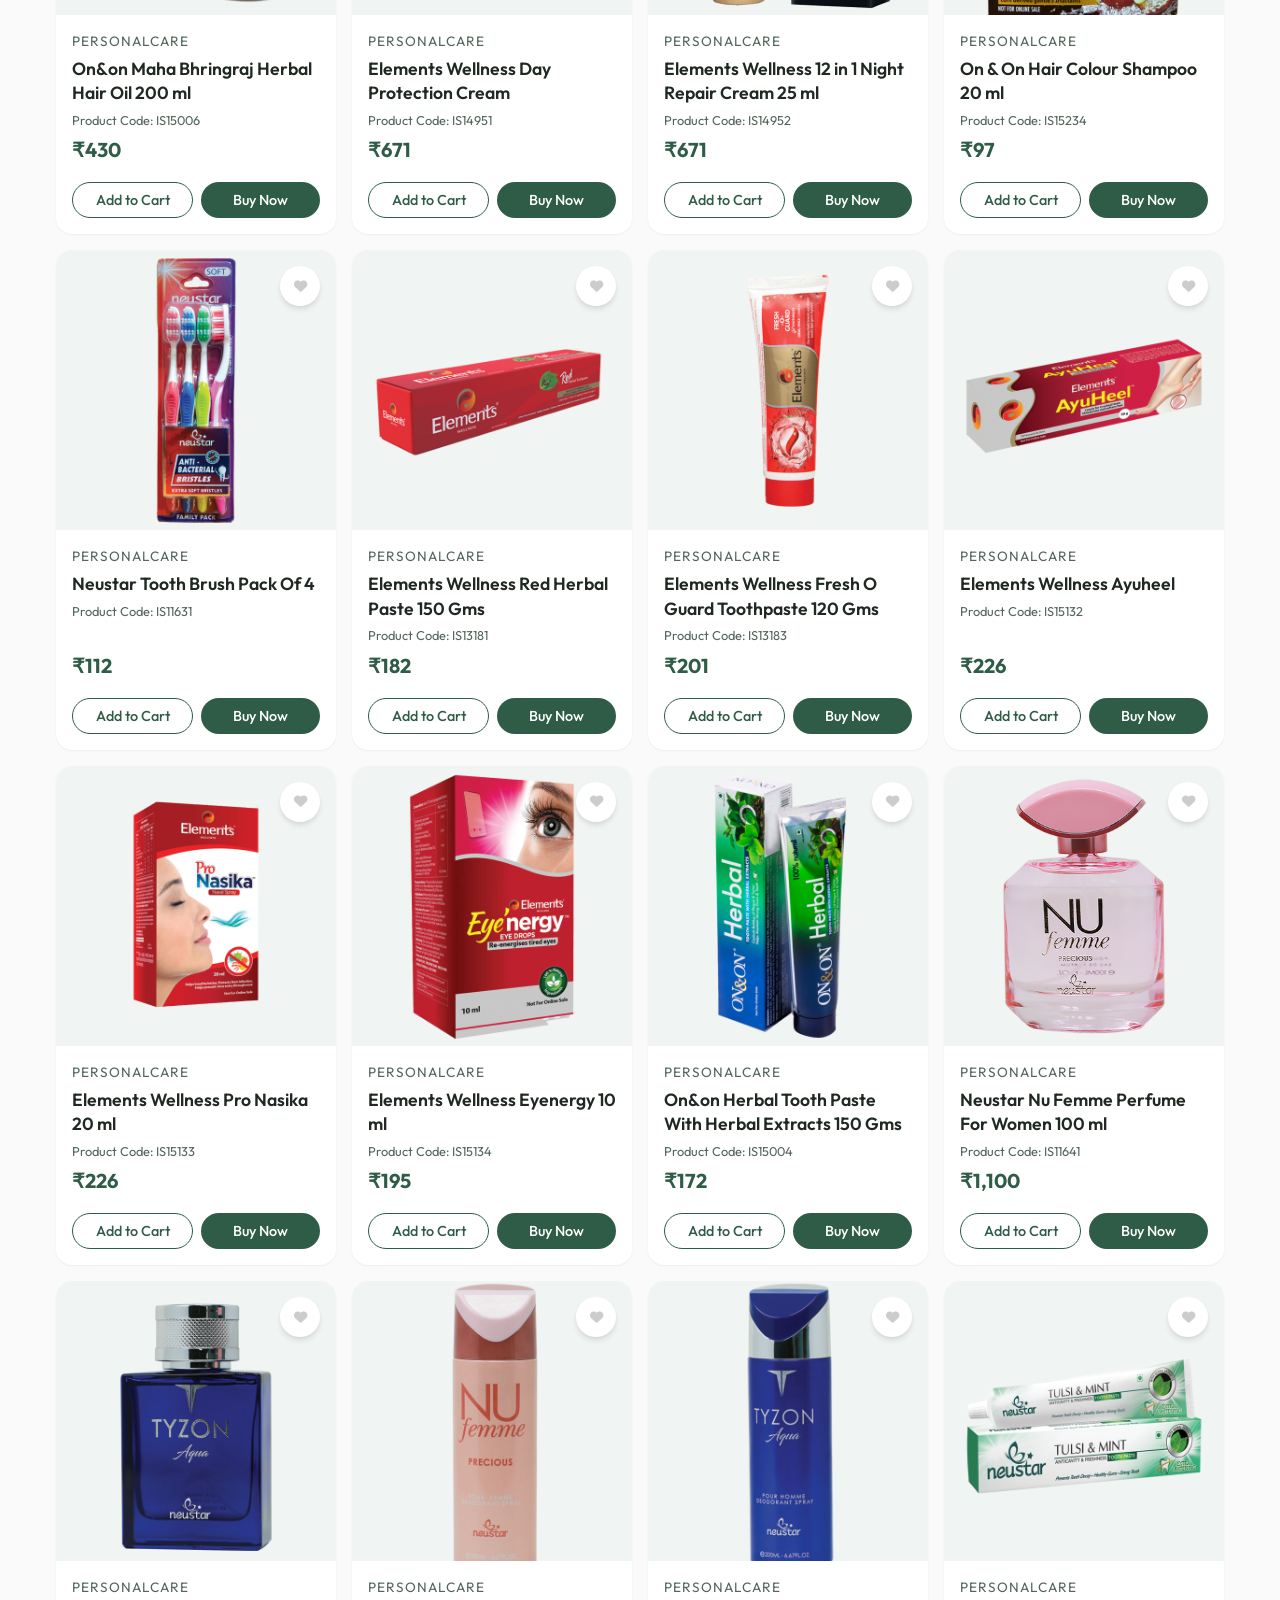
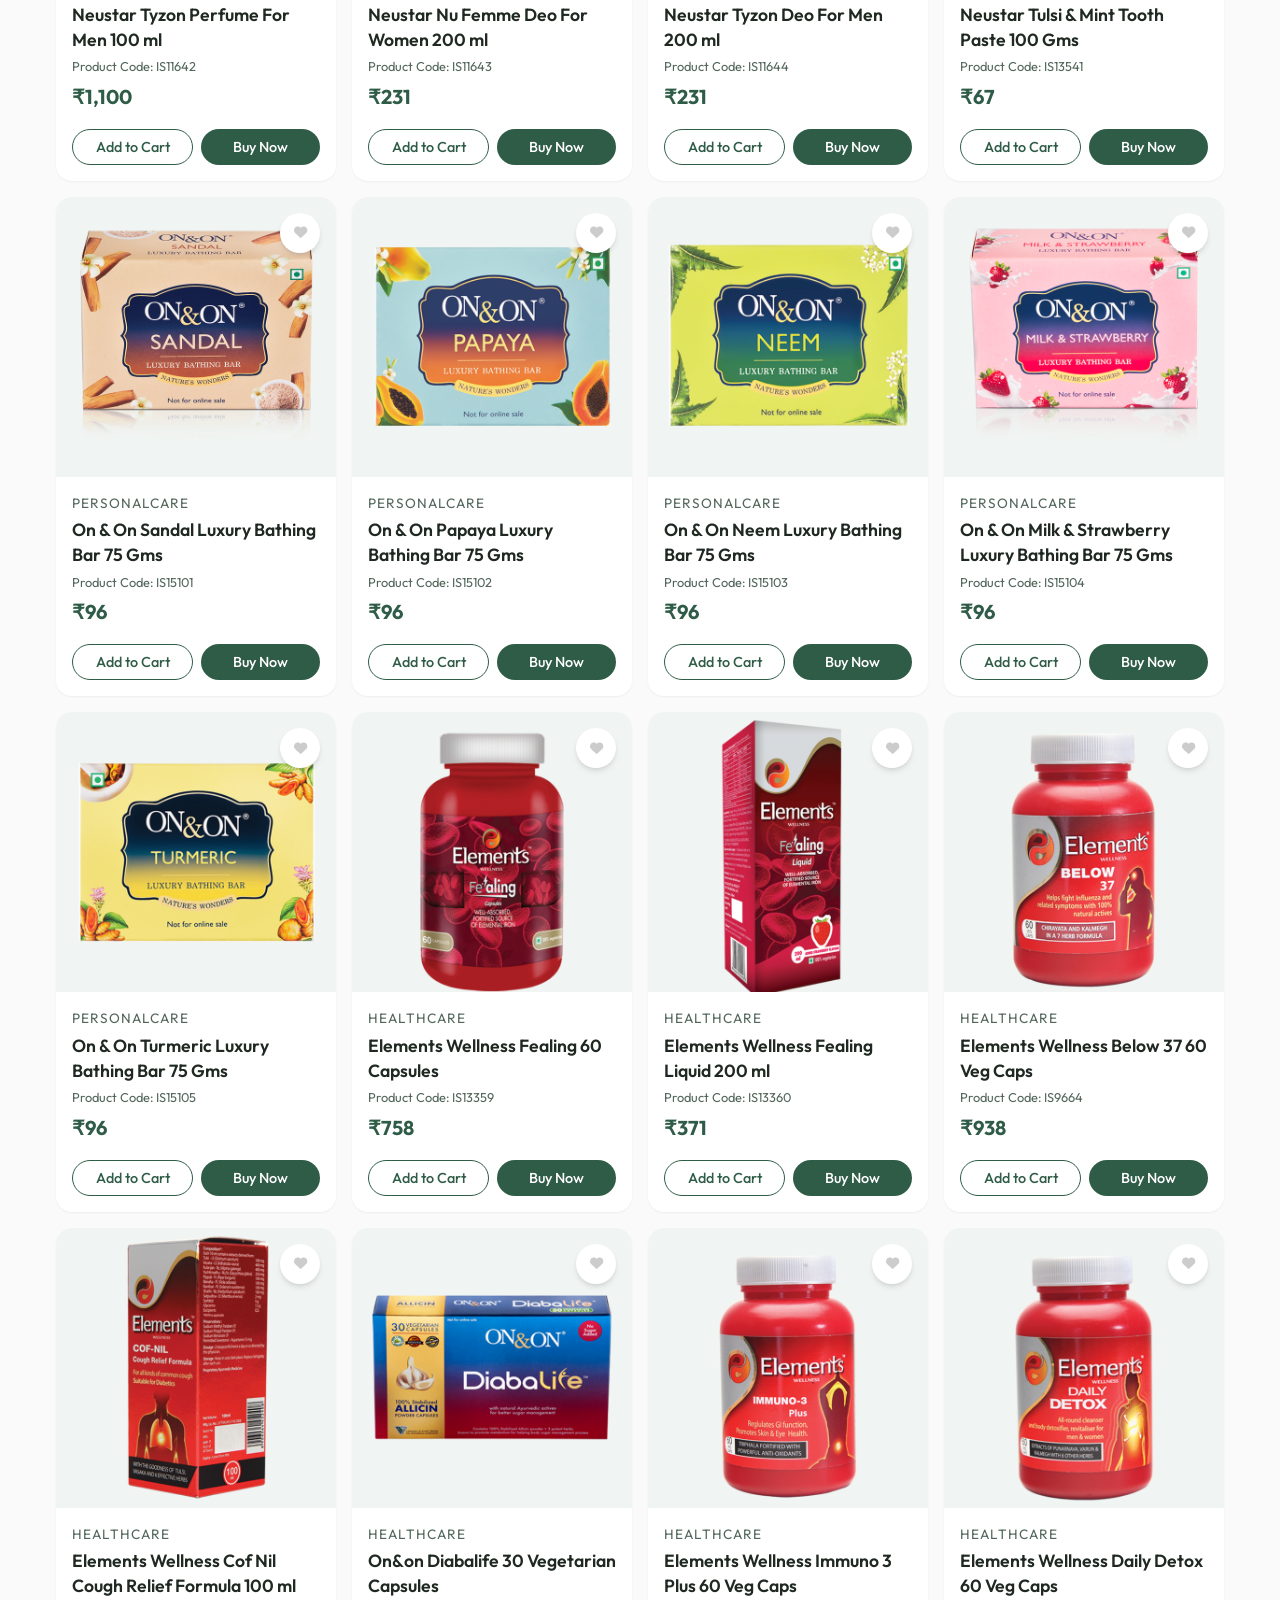
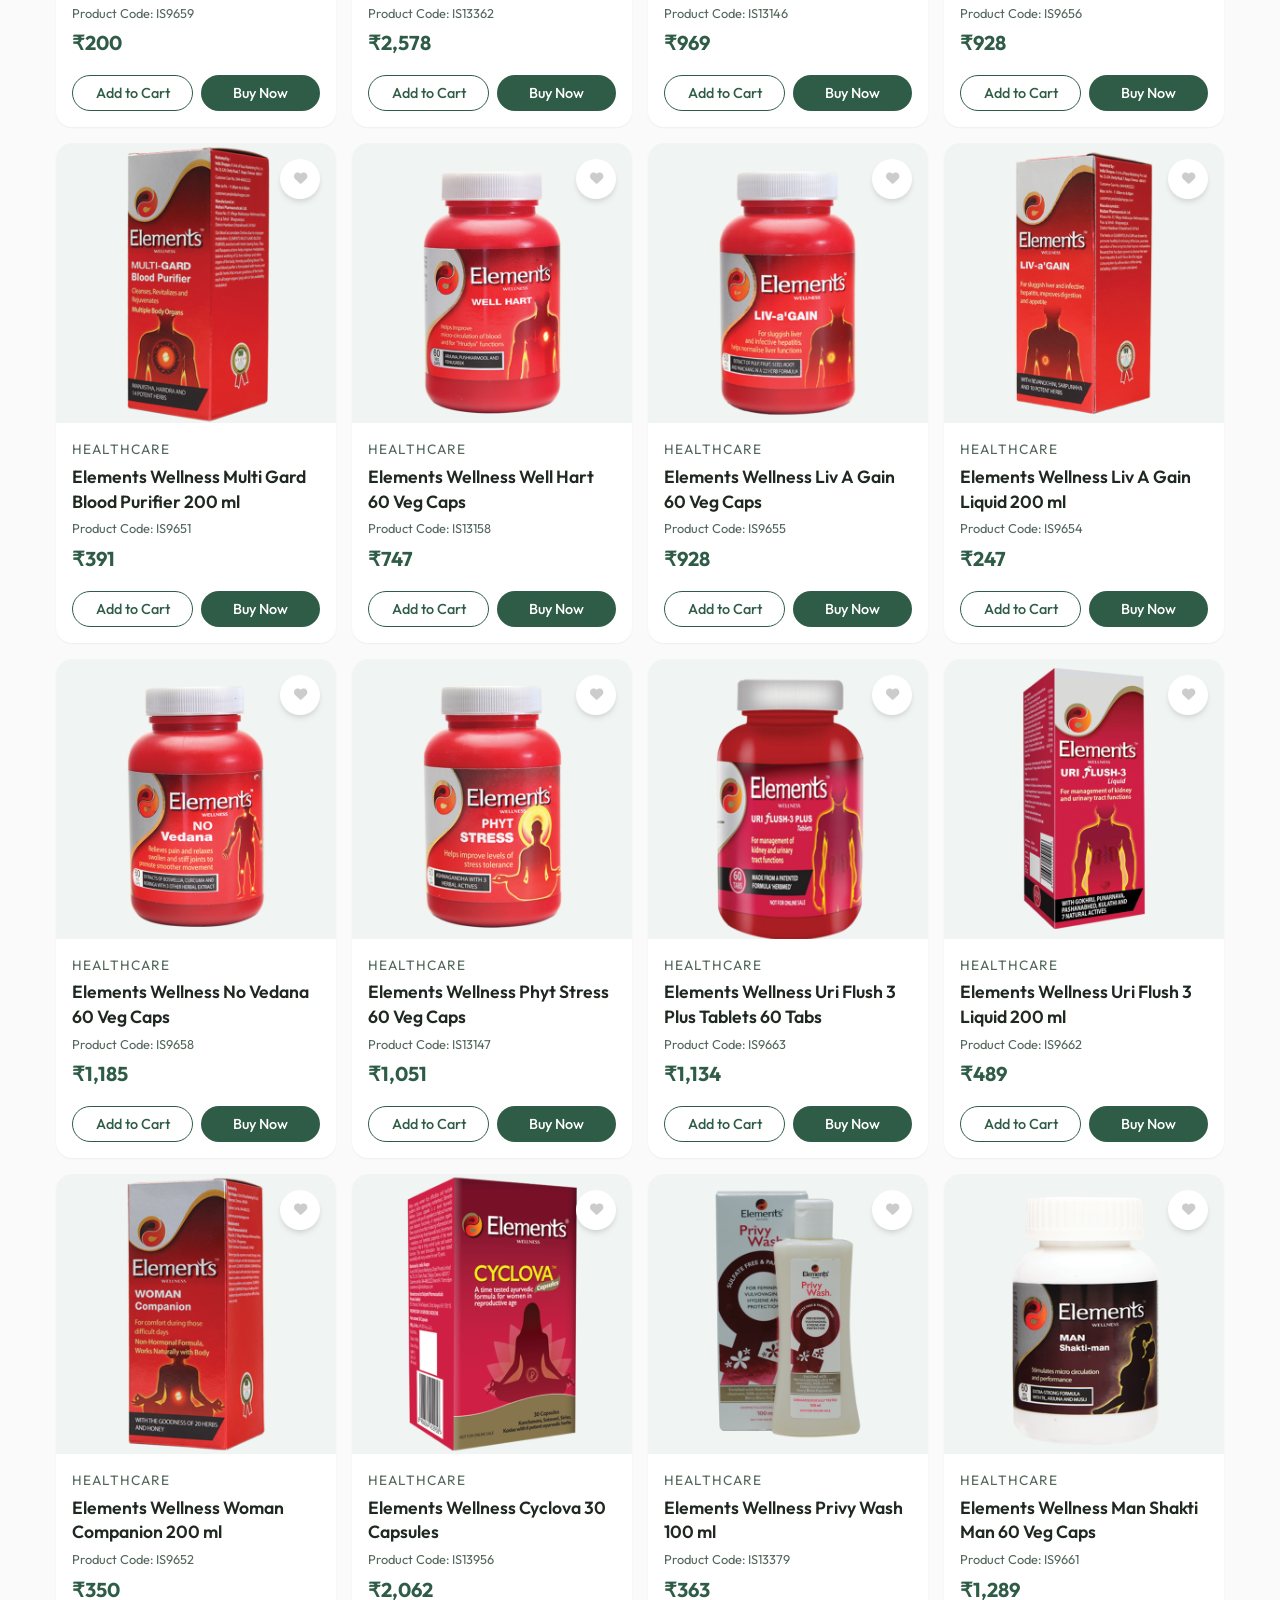
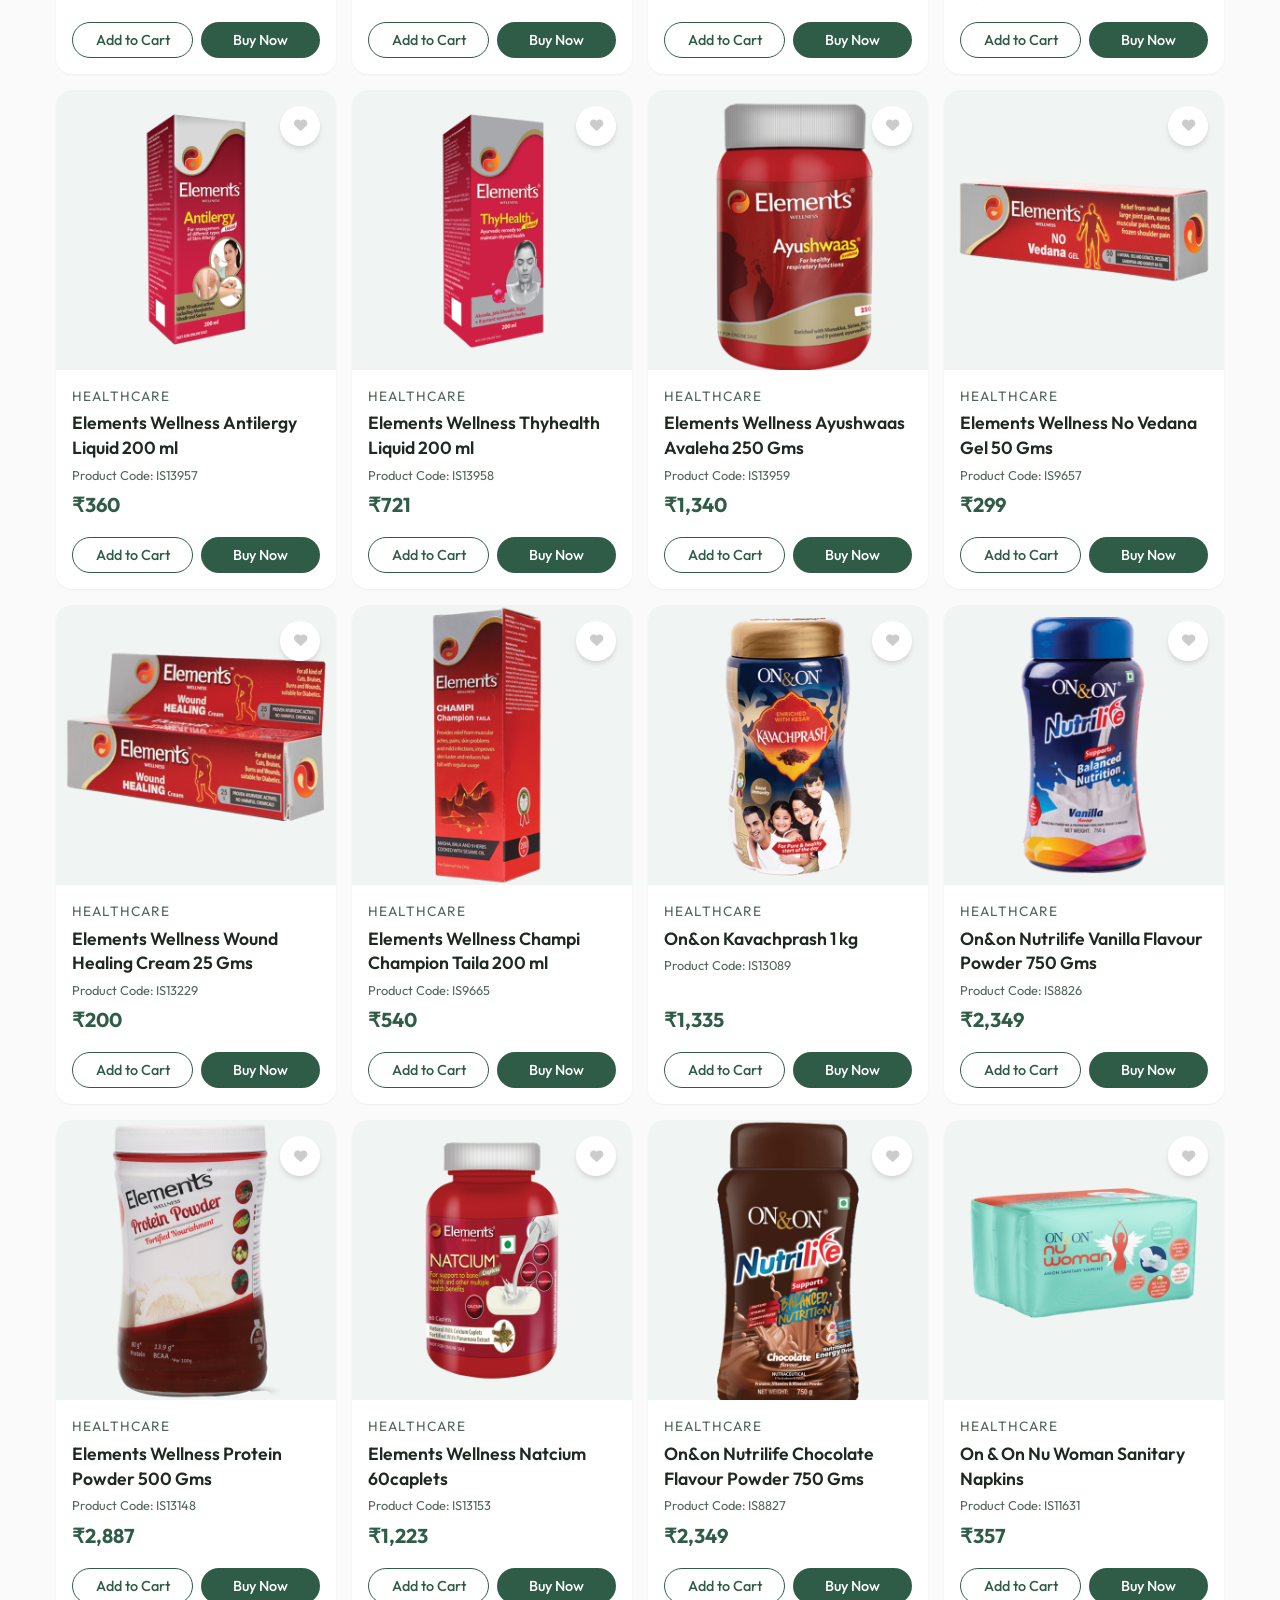
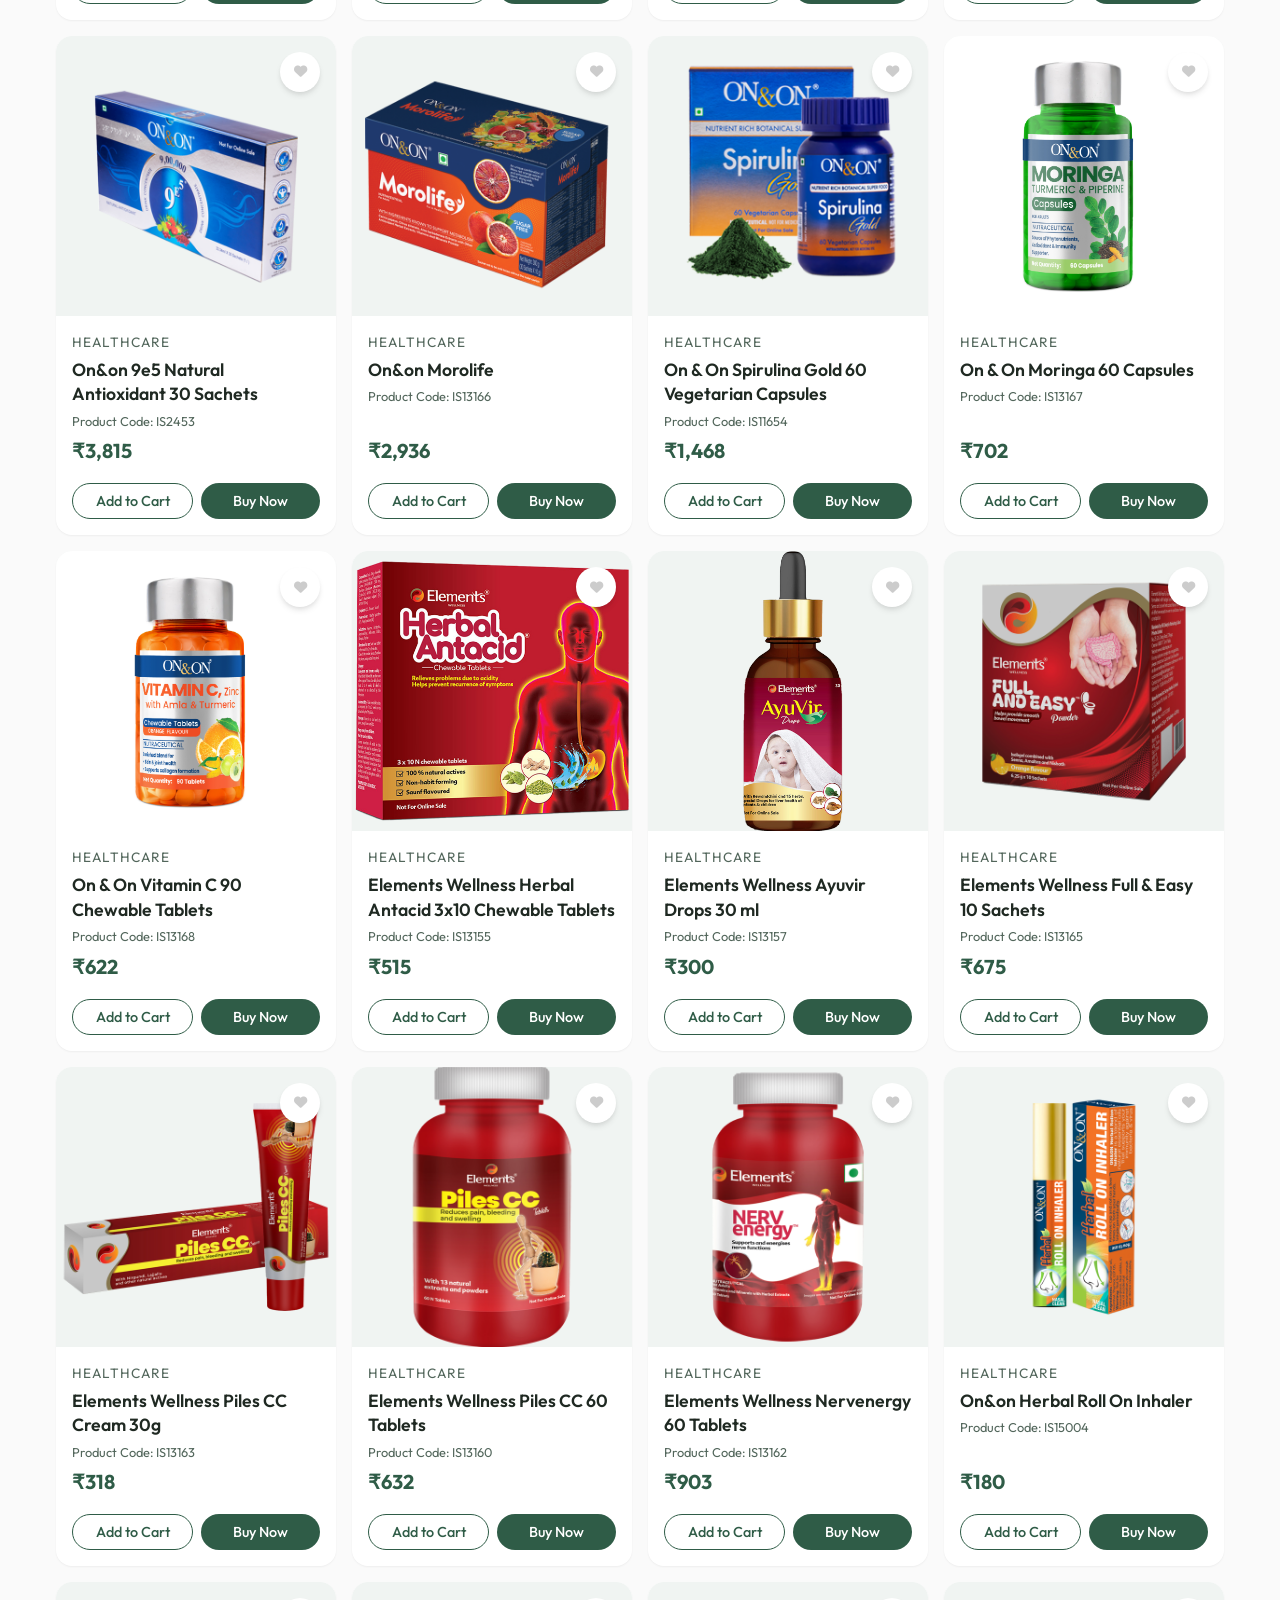
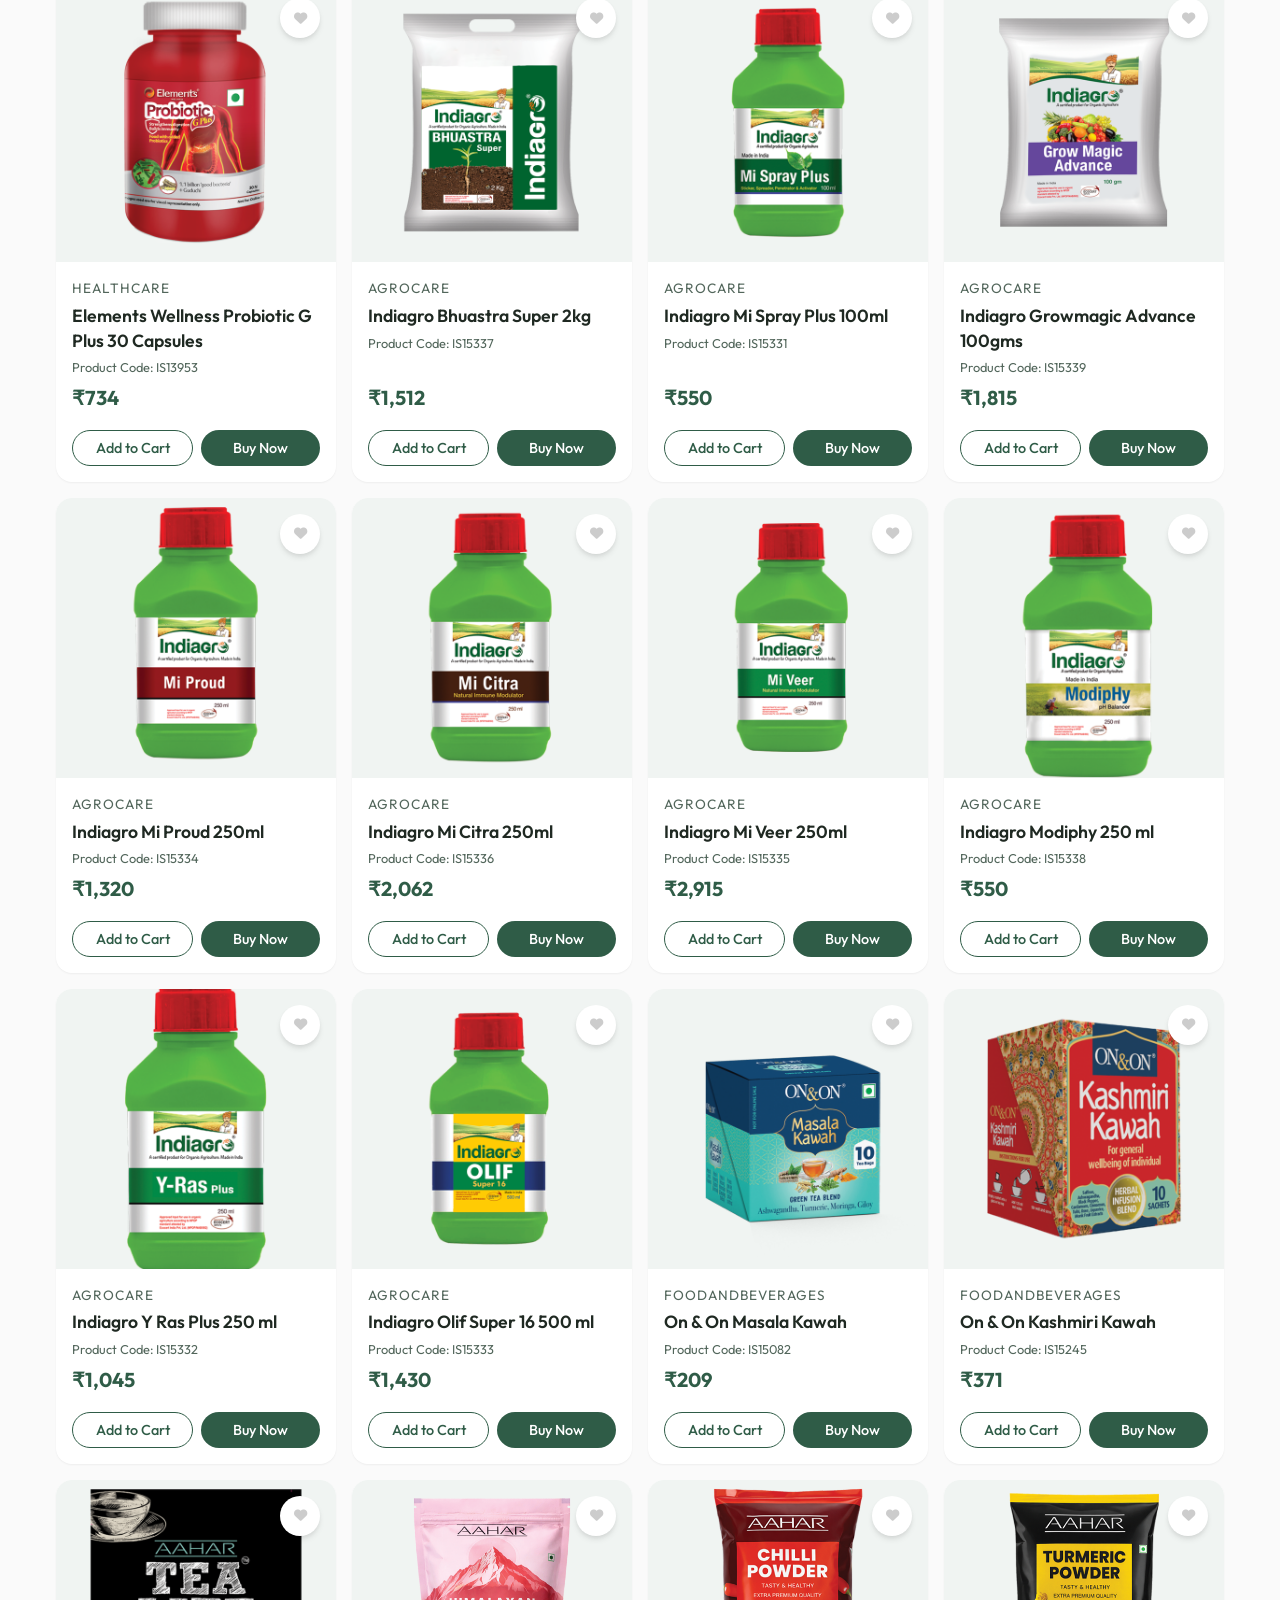
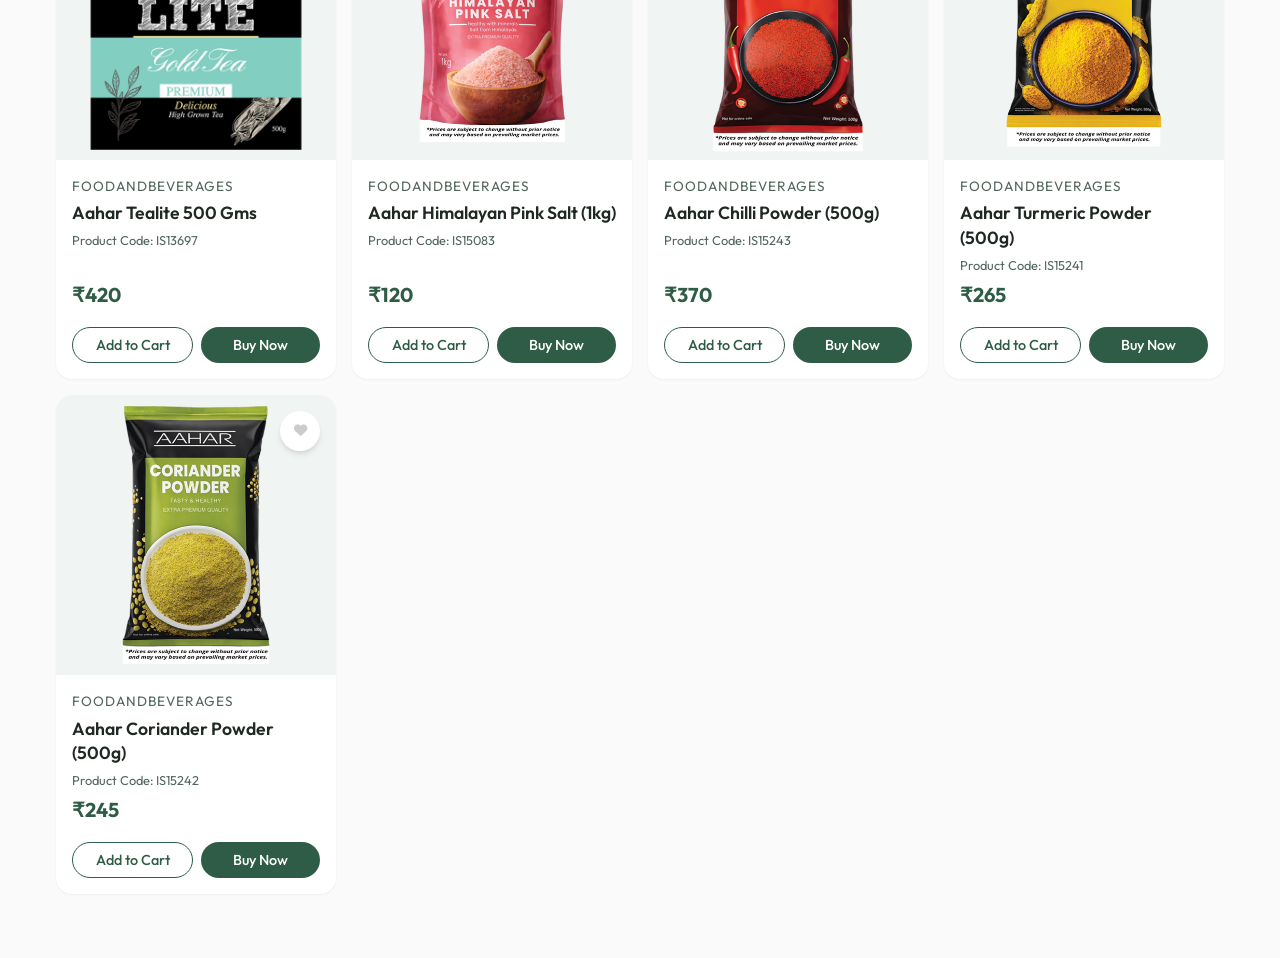
<file: products.html>
<!DOCTYPE html>
<html lang="en">
<head>
    <meta charset="UTF-8">
    <meta name="viewport" content="width=device-width, initial-scale=1.0">
    <title>Shop All | Vedhasri Ayurveda</title>
    <link href="https://fonts.googleapis.com/css2?family=Outfit:wght@300;400;500;600;700&display=swap" rel="stylesheet">
    <link rel="stylesheet" href="https://cdnjs.cloudflare.com/ajax/libs/font-awesome/6.4.0/css/all.min.css">
    <link rel="stylesheet" href="styles.css">
</head>
<body>

    <!-- Header -->
    <header class="header">
        <div class="container flex justify-between items-center">
            <a href="index.html" class="brand"><img src="assets/images/logo.jpeg" alt="Vedhasri" class="brand-logo"></a>
            
            <nav class="nav-links">
                <a href="index.html">Home</a>
                <a href="products.html" class="active">Shop All</a>
                <a href="about.html">Our Story</a>
            </nav>
            
            <div class="header-icons">
                <a href="wishlist.html" class="icon-btn" title="Wishlist">
                    <i class="fa-regular fa-heart"></i>
                    <span class="badge" id="wishlist-count" style="display: none;">0</span>
                </a>
                <a href="cart.html" class="icon-btn" title="Cart">
                    <i class="fa-solid fa-cart-shopping"></i>
                    <span class="badge" id="cart-count">0</span>
                </a>
                <button class="mobile-menu-btn"><i class="fa-solid fa-bars"></i></button>
            </div>
        </div>
    </header>

    <!-- Main Content -->
    <section class="section" style="padding-top: var(--spacing-xl);">
        <div class="container">
            <div class="section-title">
                <h2>Our Formulations</h2>
            </div>
            
            <!-- Filters & Search -->
            <div class="search-container">
                <i class="fa-solid fa-magnifying-glass search-icon"></i>
                <input type="text" id="searchInput" class="search-input" placeholder="Search for products...">
            </div>
            
            <div class="filter-bar" id="categoryFilters">
                <button class="filter-btn active" data-cat="all">All Products</button>
                <button class="filter-btn" data-cat="healthcare">Health Care</button>
                <button class="filter-btn" data-cat="homecare">Home Care</button>
                <button class="filter-btn" data-cat="personalcare">Personal Care</button>
                <button class="filter-btn" data-cat="agrocare">Agro Care</button>
                <button class="filter-btn" data-cat="foodandbeverages">Food & Beverages</button>
            </div>

            <!-- Product Grid -->
            <div class="grid grid-cols-4 gap-md" id="productGrid">
                <!-- Injected via JS -->
            </div>
        </div>
    </section>

    <!-- Scripts -->
    <script src="data.js"></script>
    <script src="app.js"></script>
    <script>
        document.addEventListener('DOMContentLoaded', () => {
            const grid = document.getElementById('productGrid');
            const searchInput = document.getElementById('searchInput');
            const filterBtns = document.querySelectorAll('.filter-btn');
            const sectionTitle = document.querySelector('.section-title h2');
            
            let currentCategory = 'all';
            let searchQuery = '';
            let currentBrand = 'all';
 
            // Brand Mapping for robust filtering
            const brandMap = {
                'elements': { name: 'Elements Wellness', regex: /\belements wellness\b/i },
                'onon': { name: 'ON & ON', regex: /\bon\s*&\s*on\b|\bon&on\b/i },
                'indiagro': { name: 'Indiagro', regex: /\bindiagro\b/i },
                'neustar': { name: 'Neustar', regex: /\bneustar\b/i },
                'mihome': { name: 'Mi Home', regex: /\bmi home\b|\bmi\b/i },
                'aahar': { name: 'Aahar', regex: /\baahar\b/i }
            };

            // Check URL for category or brand
            const urlParams = new URLSearchParams(window.location.search);
            if(urlParams.has('cat')) {
                currentCategory = urlParams.get('cat');
                filterBtns.forEach(btn => {
                    btn.classList.toggle('active', btn.dataset.cat === currentCategory);
                });
            }
            if(urlParams.has('brand')) {
                let brandId = urlParams.get('brand').toLowerCase().trim();
                // Support both clean IDs and legacy full names
                if (brandId === 'elements wellness') brandId = 'elements';
                if (brandId === 'on & on' || brandId === 'on&on') brandId = 'onon';
                if (brandId === 'mi home') brandId = 'mihome';

                if (brandMap[brandId]) {
                    currentBrand = brandId;
                    sectionTitle.textContent = `${brandMap[brandId].name} Products`;
                    filterBtns.forEach(btn => {
                        btn.classList.toggle('active', btn.dataset.cat === 'all');
                    });
                }
            }

            function renderProducts() {
                grid.innerHTML = '';
                
                const filtered = products.filter(p => {
                    const matchCategory = currentCategory === 'all' || p.category === currentCategory;
                    
                    const query = searchQuery.trim().toLowerCase();
                    const matchName = p.name.toLowerCase().includes(query);
                    const matchCode = p.productCode && p.productCode.toLowerCase().includes(query);
                    const matchSearch = matchName || matchCode;
                    
                    let matchBrand = true;
                    if (currentBrand !== 'all') {
                        const config = brandMap[currentBrand];
                        if (currentBrand === 'mihome') {
                            // Extra safety for Mi Home: match its regex but exclude Indiagro products
                            matchBrand = !/\bindiagro\b/i.test(p.name) && config.regex.test(p.name);
                        } else {
                            matchBrand = config.regex.test(p.name);
                        }
                    }
                    
                    return matchCategory && matchSearch && matchBrand;
                });
                
                if (filtered.length === 0) {
                    grid.innerHTML = `
                        <div class="empty-state" style="grid-column: 1 / -1;">
                            <i class="fa-solid fa-box-open"></i>
                            <h3>No products found</h3>
                            <p>Try adjusting your search or filters.</p>
                        </div>
                    `;
                    return;
                }
 
                filtered.forEach(product => {
                    const card = document.createElement('div');
                    card.className = 'product-card animate-fade-in';
                    const isWished = wishlist.some(item => item.id === product.id) ? 'active' : '';
                    
                    card.innerHTML = `
                        <div class="product-image-wrap">
                            <button class="wishlist-btn ${isWished}" data-id="${product.id}" onclick="toggleWishlist(${product.id}); updateWishlistUI();">
                                <i class="fa-solid fa-heart"></i>
                            </button>
                            <a href="product.html?id=${product.id}">
                                <img src="${product.image}" alt="${product.name}">
                            </a>
                        </div>
                        <div class="product-info">
                            <span class="product-category">${product.category}</span>
                            <a href="product.html?id=${product.id}" class="product-title">${product.name}</a>
                            <div style="font-size: 0.8rem; color: var(--text-light); margin-bottom: 4px;">Product Code: ${product.productCode}</div>
                            <div class="product-price">${formatPrice(product.price)}</div>
                            <div class="product-actions">
                                <button class="btn btn-outline" onclick="addToCart(${product.id})">Add to Cart</button>
                                <button class="btn btn-primary" onclick="addToCart(${product.id}); window.location.href='cart.html'">Buy Now</button>
                            </div>
                        </div>
                    `;
                    grid.appendChild(card);
                });
            }
 
            // Event Listeners
            searchInput.addEventListener('input', (e) => {
                searchQuery = e.target.value.toLowerCase();
                renderProducts();
            });
 
            filterBtns.forEach(btn => {
                btn.addEventListener('click', (e) => {
                    filterBtns.forEach(b => b.classList.remove('active'));
                    e.target.classList.add('active');
                    currentCategory = e.target.dataset.cat;
                    // Reset brand and search title if user clicks a category
                    currentBrand = 'all';
                    sectionTitle.textContent = 'Our Formulations';
                    renderProducts();
                });
            });
 
            renderProducts();
        });
    </script>
</body>
</html>
</file>
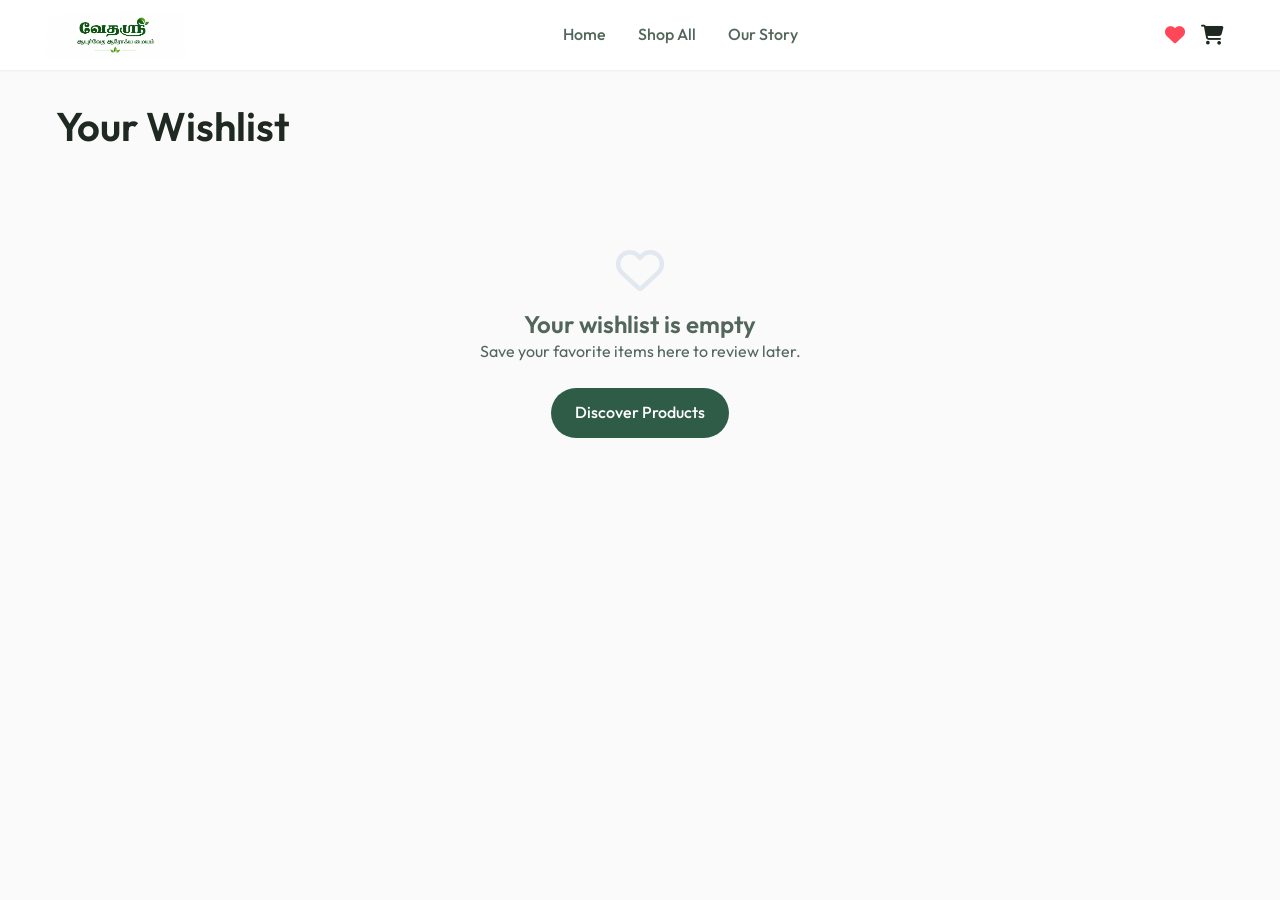
<file: wishlist.html>
<!DOCTYPE html>
<html lang="en">
<head>
    <meta charset="UTF-8">
    <meta name="viewport" content="width=device-width, initial-scale=1.0">
    <title>Your Wishlist | Vedhasri Ayurveda</title>
    <link href="https://fonts.googleapis.com/css2?family=Outfit:wght@300;400;500;600;700&display=swap" rel="stylesheet">
    <link rel="stylesheet" href="https://cdnjs.cloudflare.com/ajax/libs/font-awesome/6.4.0/css/all.min.css">
    <link rel="stylesheet" href="styles.css">
    <style>
        .wishlist-grid {
            display: grid;
            grid-template-columns: repeat(auto-fill, minmax(250px, 1fr));
            gap: var(--spacing-lg);
        }
    </style>
</head>
<body>

    <!-- Header -->
    <header class="header">
        <div class="container flex justify-between items-center">
            <a href="index.html" class="brand"><img src="assets/images/logo.jpeg" alt="Vedhasri" class="brand-logo"></a>
            
            <nav class="nav-links">
                <a href="index.html">Home</a>
                <a href="products.html">Shop All</a>
                <a href="about.html">Our Story</a>
            </nav>
            
            <div class="header-icons">
                <a href="wishlist.html" class="icon-btn active" title="Wishlist">
                    <i class="fa-solid fa-heart" style="color: #ff4757;"></i>
                    <span class="badge" id="wishlist-count" style="display: none;">0</span>
                </a>
                <a href="cart.html" class="icon-btn" title="Cart">
                    <i class="fa-solid fa-cart-shopping"></i>
                    <span class="badge" id="cart-count">0</span>
                </a>
                <button class="mobile-menu-btn"><i class="fa-solid fa-bars"></i></button>
            </div>
        </div>
    </header>

    <!-- Main Content -->
    <section class="section" style="padding-top: var(--spacing-xl); min-height: 70vh;">
        <div class="container">
            <h1 style="margin-bottom: var(--spacing-xl);">Your Wishlist</h1>
            
            <div id="wishlistContainer" class="wishlist-grid">
                <!-- Wishlist Items will be injected here -->
            </div>
        </div>
    </section>

    <!-- Scripts -->
    <script src="data.js"></script>
    <script src="app.js"></script>
    <script>
        document.addEventListener('DOMContentLoaded', () => {
            renderWishlist();
        });

        function renderWishlist() {
            const container = document.getElementById('wishlistContainer');
            
            if (wishlist.length === 0) {
                container.innerHTML = `
                    <div class="empty-state" style="grid-column: 1 / -1;">
                        <i class="fa-regular fa-heart"></i>
                        <h3>Your wishlist is empty</h3>
                        <p style="margin-bottom: var(--spacing-lg);">Save your favorite items here to review later.</p>
                        <a href="products.html" class="btn btn-primary">Discover Products</a>
                    </div>
                `;
                return;
            }

            let html = '';
            wishlist.forEach(item => {
                // Ensure proper active state for heart toggle
                html += `
                    <div class="product-card animate-fade-in" id="wishlist-item-${item.id}">
                        <div class="product-image-wrap">
                            <button class="wishlist-btn active" data-id="${item.id}" onclick="removeFromWishlistPage(${item.id})">
                                <i class="fa-solid fa-heart"></i>
                            </button>
                            <a href="product.html?id=${item.id}">
                                <img src="${item.image}" alt="${item.name}">
                            </a>
                        </div>
                        <div class="product-info">
                            <a href="product.html?id=${item.id}" class="product-title">${item.name}</a>
                            <div class="product-price">${formatPrice(item.price)}</div>
                            <div class="product-actions">
                                <button class="btn btn-primary" style="width: 100%;" onclick="addToCart(${item.id})">Add to Cart</button>
                            </div>
                        </div>
                    </div>
                `;
            });

            container.innerHTML = html;
        }

        function removeFromWishlistPage(id) {
            toggleWishlist(id); // Using the global app.js function to toggle (remove)
            renderWishlist();   // Re-render the page
        }
    </script>
</body>
</html>
</file>
<file: styles.css>
:root {
  /* Color Palette */
  --primary-color: #2F5C47;
  /* Calm Green */
  --primary-light: #4A8C6F;
  --secondary-color: #D4AF37;
  /* Gold / Earthy Tone */
  --background-color: #FAFAFA;
  --surface-color: #FFFFFF;
  --text-dark: #1F2922;
  --text-light: #52665B;
  --border-color: #E2E8F0;

  /* Typography */
  --font-family: 'Outfit', sans-serif;

  /* Spacing */
  --spacing-xs: 0.25rem;
  --spacing-sm: 0.5rem;
  --spacing-md: 1rem;
  --spacing-lg: 1.5rem;
  --spacing-xl: 2rem;
  --spacing-xxl: 4rem;

  /* Radii */
  --radius-sm: 4px;
  --radius-md: 8px;
  --radius-lg: 16px;
  --radius-full: 9999px;

  /* Shadows */
  --shadow-sm: 0 1px 2px 0 rgba(0, 0, 0, 0.05);
  --shadow-md: 0 4px 6px -1px rgba(0, 0, 0, 0.1), 0 2px 4px -1px rgba(0, 0, 0, 0.06);
  --shadow-lg: 0 10px 15px -3px rgba(0, 0, 0, 0.1), 0 4px 6px -2px rgba(0, 0, 0, 0.05);
}

* {
  margin: 0;
  padding: 0;
  box-sizing: border-box;
}

body {
  font-family: var(--font-family);
  background-color: var(--background-color);
  color: var(--text-dark);
  line-height: 1.6;
  padding-top: 70px;
  overflow-x: hidden;
}

a {
  text-decoration: none;
  color: inherit;
}

ul {
  list-style: none;
}

img {
  max-width: 100%;
  height: auto;
  display: block;
}

/* Typography Classes */
h1,
h2,
h3,
h4 {
  font-weight: 600;
  line-height: 1.2;
}

h1 {
  font-size: 2.5rem;
}

h2 {
  font-size: 2rem;
}

h3 {
  font-size: 1.5rem;
}

/* Layout Utilities */
.container {
  width: 100%;
  max-width: 1200px;
  margin: 0 auto;
  padding: 0 var(--spacing-md);
}

.flex {
  display: flex;
}

.flex-col {
  flex-direction: column;
}

.items-center {
  align-items: center;
}

.justify-between {
  justify-content: space-between;
}

.justify-center {
  justify-content: center;
}

.gap-sm {
  gap: var(--spacing-sm);
}

.gap-md {
  gap: var(--spacing-md);
}

.gap-lg {
  gap: var(--spacing-lg);
}

.grid {
  display: grid;
}

.grid-cols-2 {
  grid-template-columns: repeat(2, 1fr);
}

.grid-cols-3 {
  grid-template-columns: repeat(3, 1fr);
}

.grid-cols-4 {
  grid-template-columns: repeat(4, 1fr);
}

/* Buttons */
.btn {
  display: inline-flex;
  align-items: center;
  justify-content: center;
  padding: 0.75rem 1.5rem;
  border-radius: var(--radius-full);
  font-weight: 500;
  cursor: pointer;
  transition: all 0.3s ease;
  border: none;
  font-family: var(--font-family);
  font-size: 1rem;
}

.btn-primary {
  background-color: var(--primary-color);
  color: white;
}

.btn-primary:hover {
  background-color: var(--primary-light);
  transform: translateY(-2px);
  box-shadow: var(--shadow-md);
}

.btn-outline {
  background-color: white;
  color: var(--primary-color);
  border: 1px solid var(--primary-color);
}

.btn-outline:hover {
  background-color: var(--primary-color);
  color: white;
}

/* Header & Nav */
.header {
  background-color: var(--surface-color);
  box-shadow: var(--shadow-sm);
  position: fixed;
  top: 0;
  left: 0;
  width: 100%;
  z-index: 50;
  padding: 0;
  height: 70px;
}

.header .container {
  height: 100%;
}

.brand {
  font-size: 1.5rem;
  font-weight: 700;
  color: var(--primary-color);
  letter-spacing: 1px;
}

.nav-links {
  display: flex;
  gap: var(--spacing-xl);
}

.nav-links a {
  font-weight: 500;
  color: var(--text-light);
  transition: color 0.3s ease;
  position: relative;
}

.nav-links a:hover,
.nav-links a.active {
  color: var(--primary-color);
}

.nav-links a::after {
  content: '';
  position: absolute;
  width: 0;
  height: 2px;
  background-color: var(--primary-color);
  bottom: -4px;
  left: 0;
  transition: width 0.3s ease;
}

.nav-links a:hover::after,
.nav-links a.active::after {
  width: 100%;
}

.header-icons {
  display: flex;
  gap: var(--spacing-md);
  align-items: center;
}

.icon-btn {
  background: none;
  border: none;
  font-size: 1.25rem;
  color: var(--text-dark);
  cursor: pointer;
  position: relative;
  transition: color 0.3s ease;
}

.icon-btn:hover {
  color: var(--primary-color);
}

.badge {
  position: absolute;
  top: -8px;
  right: -8px;
  background-color: var(--primary-color);
  color: white;
  font-size: 0.75rem;
  width: 18px;
  height: 18px;
  display: flex;
  align-items: center;
  justify-content: center;
  border-radius: 50%;
  font-weight: bold;
}

/* Mobile Menu Toggle */
.mobile-menu-btn {
  display: none;
  background: none;
  border: none;
  font-size: 1.5rem;
  cursor: pointer;
  color: var(--text-dark);
}

.hero {
  position: relative;
  width: 100%;
  aspect-ratio: 16 / 7; /* Adjusts height dynamically to match standard hero image ratio perfectly */
  min-height: 400px;
  display: flex;
  align-items: center;
  background-size: cover; /* Fills the container evenly without side gaps */
  background-position: center; /* Centers perfectly */
  background-repeat: no-repeat;
  color: white;
}

.hero::before {
  content: '';
  position: absolute;
  top: 0;
  left: 0;
  right: 0;
  bottom: 0;
  background: linear-gradient(to right, rgba(20, 40, 30, 0.8), rgba(20, 40, 30, 0.2));
  z-index: 1;
}

.hero-content {
  position: relative;
  z-index: 2;
  max-width: 600px;
}

.hero h1 {
  font-size: 3.5rem;
  margin-bottom: var(--spacing-sm);
  line-height: 1.1;
}

.hero p {
  font-size: 1.25rem;
  margin-bottom: var(--spacing-xl);
  opacity: 0.9;
}

/* Our Story Hero Enhancements */
.story-hero-section::before {
  background: rgba(20, 40, 30, 0.5); /* Replaces left-gradient with elegant full overlay */
}

.story-hero-content {
  position: relative;
  z-index: 2;
  display: flex;
  flex-direction: column;
  align-items: center;
  justify-content: center;
  text-align: center;
  margin: 0 auto;
}

.story-title {
  font-size: 4rem;
  font-weight: 700;
  letter-spacing: 8px; /* Elegant typography spacing */
  text-transform: uppercase;
  margin-bottom: var(--spacing-md);
  text-shadow: 0 4px 15px rgba(0, 0, 0, 0.3); /* Premium subtle shadow */
  animation: slideUpFade 1s ease-out forwards;
}

.story-divider {
  height: 3px;
  background-color: var(--secondary-color);
  animation: expandWidth 0.8s ease-out 0.4s forwards;
  width: 0;
}

@keyframes slideUpFade {
  from {
    opacity: 0;
    transform: translateY(30px);
  }
  to {
    opacity: 1;
    transform: translateY(0);
  }
}

@keyframes expandWidth {
  from { width: 0; }
  to { width: 80px; }
}

/* Sections */
.section {
  padding: var(--spacing-xxl) 0;
}

.section-title {
  text-align: center;
  margin-bottom: var(--spacing-xl);
}

.section-title h2 {
  display: inline-block;
  position: relative;
}

.section-title h2::after {
  content: '';
  position: absolute;
  width: 50px;
  height: 3px;
  background-color: var(--secondary-color);
  bottom: -10px;
  left: 50%;
  transform: translateX(-50%);
}

/* Product Card */
.product-card {
  background: var(--surface-color);
  border-radius: var(--radius-lg);
  overflow: hidden;
  box-shadow: var(--shadow-sm);
  transition: transform 0.3s ease, box-shadow 0.3s ease;
  position: relative;
  display: flex;
  flex-direction: column;
}

.product-card:hover {
  transform: translateY(-5px);
  box-shadow: var(--shadow-lg);
}

.product-image-wrap {
  position: relative;
  padding-top: 100%;
  /* 1:1 Aspect ratio */
  overflow: hidden;
  background-color: #F0F4F2;
}

.product-image-wrap img {
  position: absolute;
  top: 0;
  left: 0;
  width: 100%;
  height: 100%;
  object-fit: cover;
  transition: transform 0.5s ease;
}

.product-card:hover .product-image-wrap img {
  transform: scale(1.05);
}

.wishlist-btn {
  position: absolute;
  top: var(--spacing-md);
  right: var(--spacing-md);
  background: white;
  border: none;
  width: 40px;
  height: 40px;
  border-radius: 50%;
  display: flex;
  align-items: center;
  justify-content: center;
  box-shadow: var(--shadow-md);
  cursor: pointer;
  z-index: 2;
  color: #ccc;
  transition: color 0.3s, transform 0.2s;
}

.wishlist-btn:hover {
  transform: scale(1.1);
}

.wishlist-btn.active {
  color: #ff4757;
}

.product-info {
  padding: var(--spacing-md);
  flex-grow: 1;
  display: flex;
  flex-direction: column;
}

.product-category {
  font-size: 0.85rem;
  color: var(--text-light);
  text-transform: uppercase;
  letter-spacing: 1px;
  margin-bottom: var(--spacing-xs);
}

.product-title {
  font-size: 1.1rem;
  font-weight: 600;
  margin-bottom: var(--spacing-xs);
  color: var(--text-dark);
  display: block;
  line-height: 1.4;
  white-space: normal;
  overflow: visible;
}

.product-price {
  font-weight: 700;
  color: var(--primary-color);
  font-size: 1.25rem;
  margin-bottom: var(--spacing-md);
  margin-top: auto;
}

.product-actions {
  display: flex;
  gap: var(--spacing-sm);
}

.product-actions .btn {
  flex: 1;
  padding: 0.5rem;
  font-size: 0.9rem;
}

/* Category Cards */
.category-card {
  position: relative;
  border-radius: var(--radius-lg);
  overflow: hidden;
  height: 250px;
  cursor: pointer;
  background-color: white;
}

.category-card img {
  width: 100%;
  height: 100%;
  object-fit: contain;
  object-position: center;
  transition: transform 0.5s ease;
}

.category-card:hover img {
  transform: scale(1.05);
}

.category-content {
  position: absolute;
  inset: 0;
  background: linear-gradient(to top, rgba(0, 0, 0, 0.7), transparent);
  display: flex;
  align-items: flex-end;
  padding: var(--spacing-lg);
}

.category-content h3 {
  color: white;
  margin: 0;
}

/* Brand Cards v2 */
.brand-grid-v2 {
  display: grid;
  grid-template-columns: repeat(2, 1fr);
  gap: var(--spacing-lg);
  max-width: 1000px;
  margin: 0 auto;
}

.brand-card-v2 {
  aspect-ratio: 16 / 9;
  border-radius: 20px;
  display: flex;
  align-items: center;
  justify-content: center;
  text-decoration: none;
  transition: all 0.3s ease;
  position: relative;
  overflow: hidden;
  box-shadow: 0 4px 15px rgba(0, 0, 0, 0.05);
}

.brand-card-v2:hover {
  transform: translateY(-8px);
  box-shadow: 0 12px 25px rgba(0, 0, 0, 0.1);
}

.brand-logo-container {
  display: flex;
  align-items: center;
  justify-content: center;
  width: 100%;
  height: 100%;
  padding: var(--spacing-lg);
}

.brand-logo-container img {
  max-width: 85%;
  max-height: 80%;
  width: auto;
  height: auto;
  object-fit: contain;
  transition: transform 0.3s ease;
}

.brand-card-v2:hover .brand-logo-container img {
  transform: scale(1.05);
}

/* Brand Specific Colors */
.brand-elements { background-color: #FFF0F0; } /* Soft Pink */
.brand-onon { background-color: #F0F4FF; } /* Soft Blue */
.brand-indiagro { background-color: #F0FFF4; } /* Soft Green */
.brand-neustar { background-color: #FFF7ED; } /* Soft Orange */
.brand-mihome { background-color: #EFF6FF; } /* Soft Light Blue */
.brand-aahar { background-color: #F0F9FF; } /* Soft Cyan */

@media (max-width: 1024px) {
  .brand-grid-v2 {
    max-width: 100%;
    gap: var(--spacing-md);
  }
}

@media (max-width: 768px) {
  .brand-grid-v2 {
    grid-template-columns: repeat(2, 1fr);
    gap: 12px;
  }
}

/* Footer */
.footer {
  background-color: #12211A;
  color: rgba(255, 255, 255, 0.8);
  padding: var(--spacing-xxl) 0 var(--spacing-md);
}

.footer-grid {
  display: grid;
  grid-template-columns: 2fr 1fr 1.5fr;
  gap: var(--spacing-xxl);
  margin-bottom: var(--spacing-xxl);
}

.footer-brand {
  color: white;
  font-size: 1.5rem;
  font-weight: 700;
  margin-bottom: var(--spacing-md);
  display: block;
}

.footer h4 {
  color: white;
  margin-bottom: var(--spacing-md);
}

.footer-links li {
  margin-bottom: var(--spacing-sm);
}

.footer-links a:hover {
  color: var(--secondary-color);
}

.footer-bottom {
  text-align: center;
  padding-top: var(--spacing-md);
  border-top: 1px solid rgba(255, 255, 255, 0.1);
}

/* Product Detail Page */
.product-detail-grid {
  display: grid;
  grid-template-columns: 1fr 1fr;
  gap: var(--spacing-xxl);
}

.product-gallery {
  border-radius: var(--radius-lg);
  overflow: hidden;
  background-color: #F0F4F2;
}

.product-gallery img {
  width: 100%;
  height: auto;
  object-fit: cover;
}

.product-meta h1 {
  margin-bottom: var(--spacing-sm);
}

.product-meta .price {
  font-size: 2rem;
  color: var(--primary-color);
  font-weight: 700;
  margin-bottom: var(--spacing-lg);
}

.product-description {
  margin-bottom: var(--spacing-lg);
  color: var(--text-light);
}

/* Cart Page */
.cart-layout {
  display: grid;
  grid-template-columns: 2fr 1fr;
  gap: var(--spacing-xl);
}

.cart-items {
  background: var(--surface-color);
  border-radius: var(--radius-lg);
  padding: var(--spacing-lg);
  box-shadow: var(--shadow-sm);
}

.cart-item {
  display: flex;
  align-items: center;
  gap: var(--spacing-md);
  padding: var(--spacing-md) 0;
  border-bottom: 1px solid var(--border-color);
}

.cart-item:last-child {
  border-bottom: none;
}

.cart-item-img {
  width: 80px;
  height: 80px;
  border-radius: var(--radius-md);
  object-fit: cover;
}

.cart-item-info {
  flex: 1;
}

.cart-item-info h4 {
  margin-bottom: var(--spacing-xs);
}

.cart-item-price {
  color: var(--primary-color);
  font-weight: 600;
}

.quantity-control {
  display: flex;
  align-items: center;
  gap: var(--spacing-sm);
  background: var(--background-color);
  border-radius: var(--radius-full);
  padding: 0.25rem 0.5rem;
}

.quantity-btn {
  background: none;
  border: none;
  cursor: pointer;
  font-size: 1.2rem;
  width: 24px;
  height: 24px;
  display: flex;
  align-items: center;
  justify-content: center;
  color: var(--text-dark);
}

.remove-btn {
  color: #ff4757;
  background: none;
  border: none;
  cursor: pointer;
  font-size: 1.25rem;
  padding: var(--spacing-sm);
}

.checkout-panel {
  background: var(--surface-color);
  border-radius: var(--radius-lg);
  padding: var(--spacing-lg);
  box-shadow: var(--shadow-sm);
  height: fit-content;
}

.order-summary {
  margin-bottom: var(--spacing-lg);
  padding-bottom: var(--spacing-lg);
  border-bottom: 1px solid var(--border-color);
}

.summary-row {
  display: flex;
  justify-content: space-between;
  margin-bottom: var(--spacing-sm);
}

.summary-row.total {
  font-size: 1.25rem;
  font-weight: 700;
  color: var(--primary-color);
  margin-top: var(--spacing-sm);
  padding-top: var(--spacing-sm);
  border-top: 1px dashed var(--border-color);
}

.form-group {
  margin-bottom: var(--spacing-md);
}

.form-group label {
  display: block;
  margin-bottom: var(--spacing-xs);
  font-weight: 500;
  font-size: 0.9rem;
}

.form-control {
  width: 100%;
  padding: 0.75rem;
  border: 1px solid var(--border-color);
  border-radius: var(--radius-md);
  font-family: inherit;
  font-size: 1rem;
  transition: border-color 0.3s;
}

.form-control:focus {
  outline: none;
  border-color: var(--primary-color);
}

.error-message {
  color: #ff4757;
  font-size: 0.8rem;
  margin-top: 4px;
  display: none;
}

/* Animations */
@keyframes fadeIn {
  from {
    opacity: 0;
    transform: translateY(10px);
  }

  to {
    opacity: 1;
    transform: translateY(0);
  }
}

.animate-fade-in {
  animation: fadeIn 0.5s ease forwards;
}

/* Responsive */
@media (max-width: 1024px) {
  .hero h1 {
    font-size: 3rem;
  }

  .grid-cols-4 {
    grid-template-columns: repeat(3, 1fr);
  }

  .product-detail-grid {
    gap: var(--spacing-xl);
  }
}

@media (max-width: 768px) {
  .nav-links {
    position: absolute;
    top: 100%;
    left: 0;
    right: 0;
    background: var(--surface-color);
    flex-direction: column;
    padding: var(--spacing-lg);
    box-shadow: var(--shadow-md);
    clip-path: polygon(0 0, 100% 0, 100% 0, 0 0);
    transition: clip-path 0.3s ease;
    gap: var(--spacing-md);
  }

  .nav-links.active {
    clip-path: polygon(0 0, 100% 0, 100% 100%, 0 100%);
  }

  .mobile-menu-btn {
    display: block;
  }

  .grid-cols-3,
  .grid-cols-4 {
    grid-template-columns: repeat(2, 1fr);
  }

  .footer-grid {
    grid-template-columns: repeat(2, 1fr);
  }

  .hero h1 {
    font-size: 2.5rem;
  }
  
  .story-title {
    font-size: 2.5rem;
    letter-spacing: 4px;
  }

  .product-detail-grid,
  .cart-layout {
    grid-template-columns: 1fr;
  }
}

@media (max-width: 480px) {
  .grid-cols-2 {
    grid-template-columns: 1fr;
  }

  .footer-grid {
    grid-template-columns: 1fr;
  }

  .hero h1 {
    font-size: 2rem;
  }

  .hero {
    height: auto;
    padding: var(--spacing-xxl) 0;
  }

  .cart-item {
    flex-direction: column;
    align-items: flex-start;
  }

  .brand-logo {
    height: 50px;
    margin-left: -5px;
  }

  .footer-brand-logo {
    height: 45px;
    margin-left: -5px;
  }
}

/* Filter Bar */
.filter-bar {
  display: flex;
  gap: var(--spacing-md);
  margin-bottom: var(--spacing-xl);
  flex-wrap: wrap;
  justify-content: center;
}

.filter-btn {
  padding: 0.5rem 1.5rem;
  border-radius: var(--radius-full);
  border: 1px solid var(--border-color);
  background: white;
  cursor: pointer;
  transition: all 0.3s;
  font-family: inherit;
}

.filter-btn.active,
.filter-btn:hover {
  background: var(--primary-color);
  color: white;
  border-color: var(--primary-color);
}

.search-container {
  max-width: 400px;
  margin: 0 auto var(--spacing-xl);
  position: relative;
}

.search-input {
  width: 100%;
  padding: 0.75rem 1rem 0.75rem 2.5rem;
  border-radius: var(--radius-full);
  border: 1px solid var(--border-color);
  font-family: inherit;
}

.search-icon {
  position: absolute;
  left: 1rem;
  top: 50%;
  transform: translateY(-50%);
  color: var(--text-light);
}

/* Empty State */
.empty-state {
  text-align: center;
  padding: var(--spacing-xxl);
  color: var(--text-light);
}

.empty-state i {
  font-size: 3rem;
  margin-bottom: var(--spacing-md);
  color: var(--border-color);
}

/* Modal popup */
.modal-overlay {
  position: fixed;
  top: 0;
  left: 0;
  right: 0;
  bottom: 0;
  background: rgba(0, 0, 0, 0.5);
  display: none;
  align-items: center;
  justify-content: center;
  z-index: 1000;
}

.modal-overlay.active {
  display: flex;
}

.modal-content {
  background: var(--surface-color);
  padding: var(--spacing-xl);
  border-radius: var(--radius-lg);
  width: 90%;
  max-width: 500px;
  box-shadow: var(--shadow-lg);
  max-height: 90vh;
  overflow-y: auto;
}

.modal-close {
  background: none;
  border: none;
  font-size: 1.5rem;
  float: right;
  cursor: pointer;
  color: var(--text-dark);
}

/* Reviews */
.reviews-section {
  margin-top: var(--spacing-xxl);
  border-top: 1px solid var(--border-color);
  padding-top: var(--spacing-xl);
}

.review-card {
  background: var(--background-color);
  padding: var(--spacing-md);
  border-radius: var(--radius-md);
  margin-bottom: var(--spacing-md);
}

.review-stars {
  color: #f1c40f;
  margin-bottom: var(--spacing-xs);
  font-size: 0.9rem;
}

.review-author {
  font-weight: 600;
  font-size: 0.9rem;
  margin-bottom: var(--spacing-xs);
}

.review-text {
  color: var(--text-light);
  font-size: 0.9rem;
}

/* Trust Badges */
.trust-badges {
  display: flex;
  gap: var(--spacing-md);
  margin-top: var(--spacing-lg);
  padding-top: var(--spacing-lg);
  border-top: 1px dashed var(--border-color);
  flex-wrap: wrap;
}

.trust-badge {
  display: flex;
  align-items: center;
  gap: var(--spacing-xs);
  font-size: 0.85rem;
  color: var(--text-light);
}

.trust-badge i {
  color: var(--primary-color);
  font-size: 1.1rem;
}

.review-form-container {
  background: var(--surface-color);
  padding: var(--spacing-lg);
  border-radius: var(--radius-lg);
  box-shadow: var(--shadow-sm);
  border: 1px solid var(--border-color);
}

/* Toast Notification */
#toast-container {
  position: fixed;
  bottom: var(--spacing-xl);
  right: var(--spacing-xl);
  z-index: 1050;
  display: flex;
  flex-direction: column;
  gap: var(--spacing-sm);
  pointer-events: none;
}

.toast {
  background-color: var(--text-dark);
  color: white;
  padding: var(--spacing-md) var(--spacing-lg);
  border-radius: var(--radius-md);
  box-shadow: var(--shadow-md);
  font-size: 0.95rem;
  opacity: 0;
  transform: translateY(20px);
  transition: opacity 0.3s ease, transform 0.3s ease;
}

.toast.show {
  opacity: 1;
  transform: translateY(0);
}

/* Brand Logo */
.brand-logo {
  height: 50px;
  width: auto;
  display: block;
  object-fit: contain;
  margin-left: -10px;
}

/* Footer Brand Logo */
.footer-brand-logo {
  height: 60px;
  width: auto;
  display: block;
  object-fit: contain;
  margin-bottom: var(--spacing-md);
  margin-left: -10px;
}
</file>
